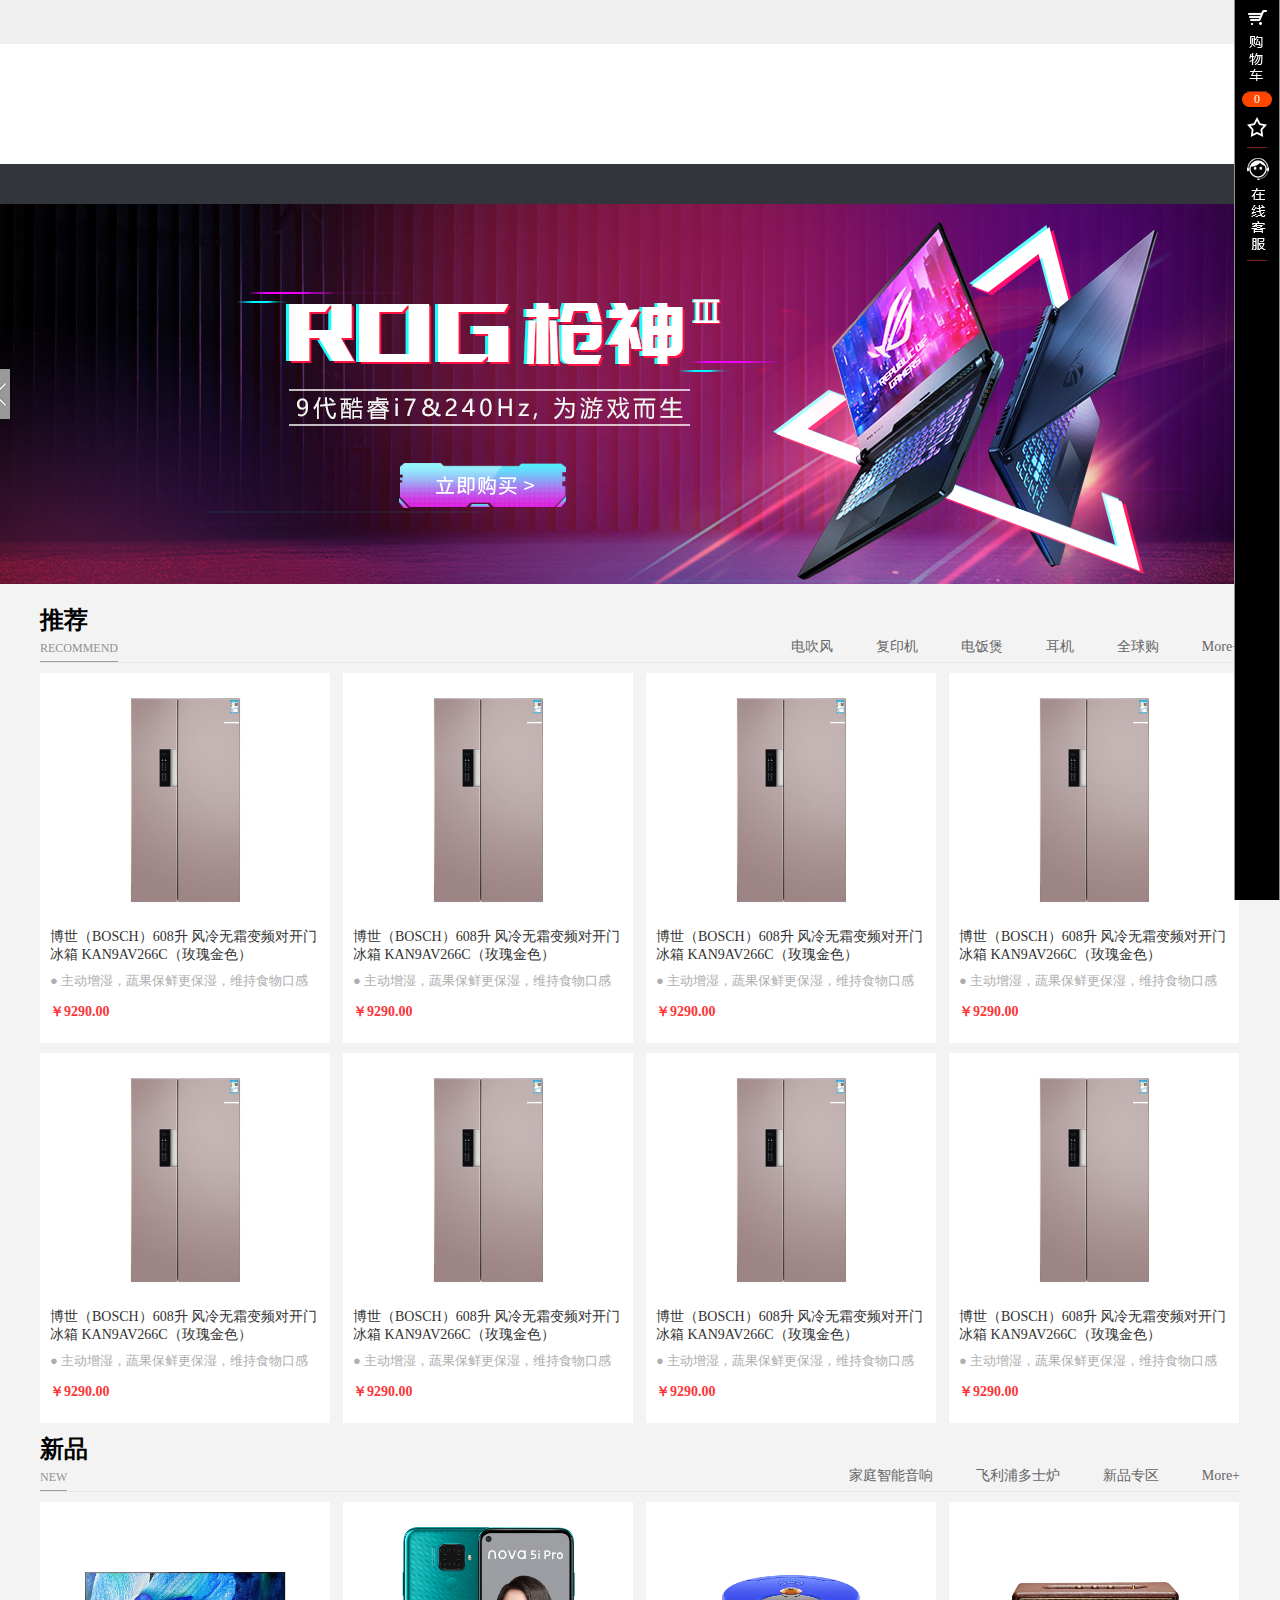
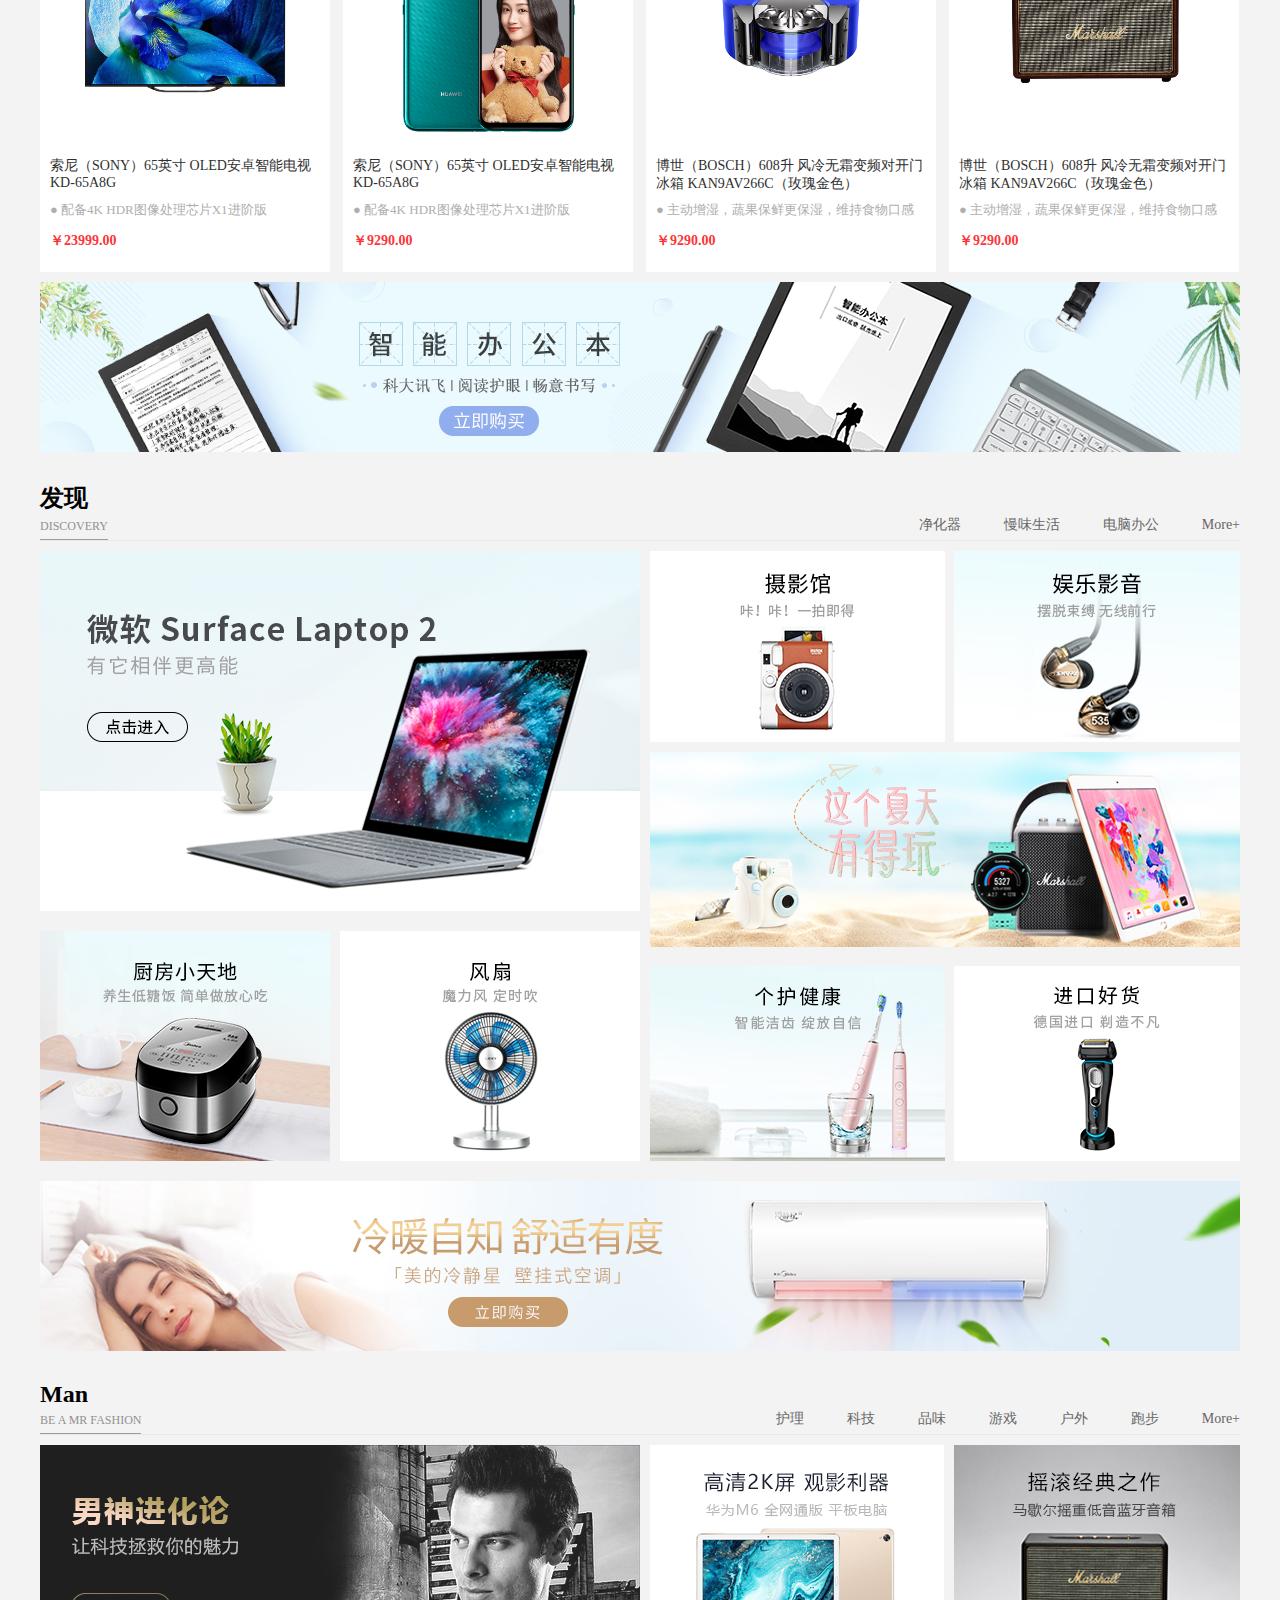
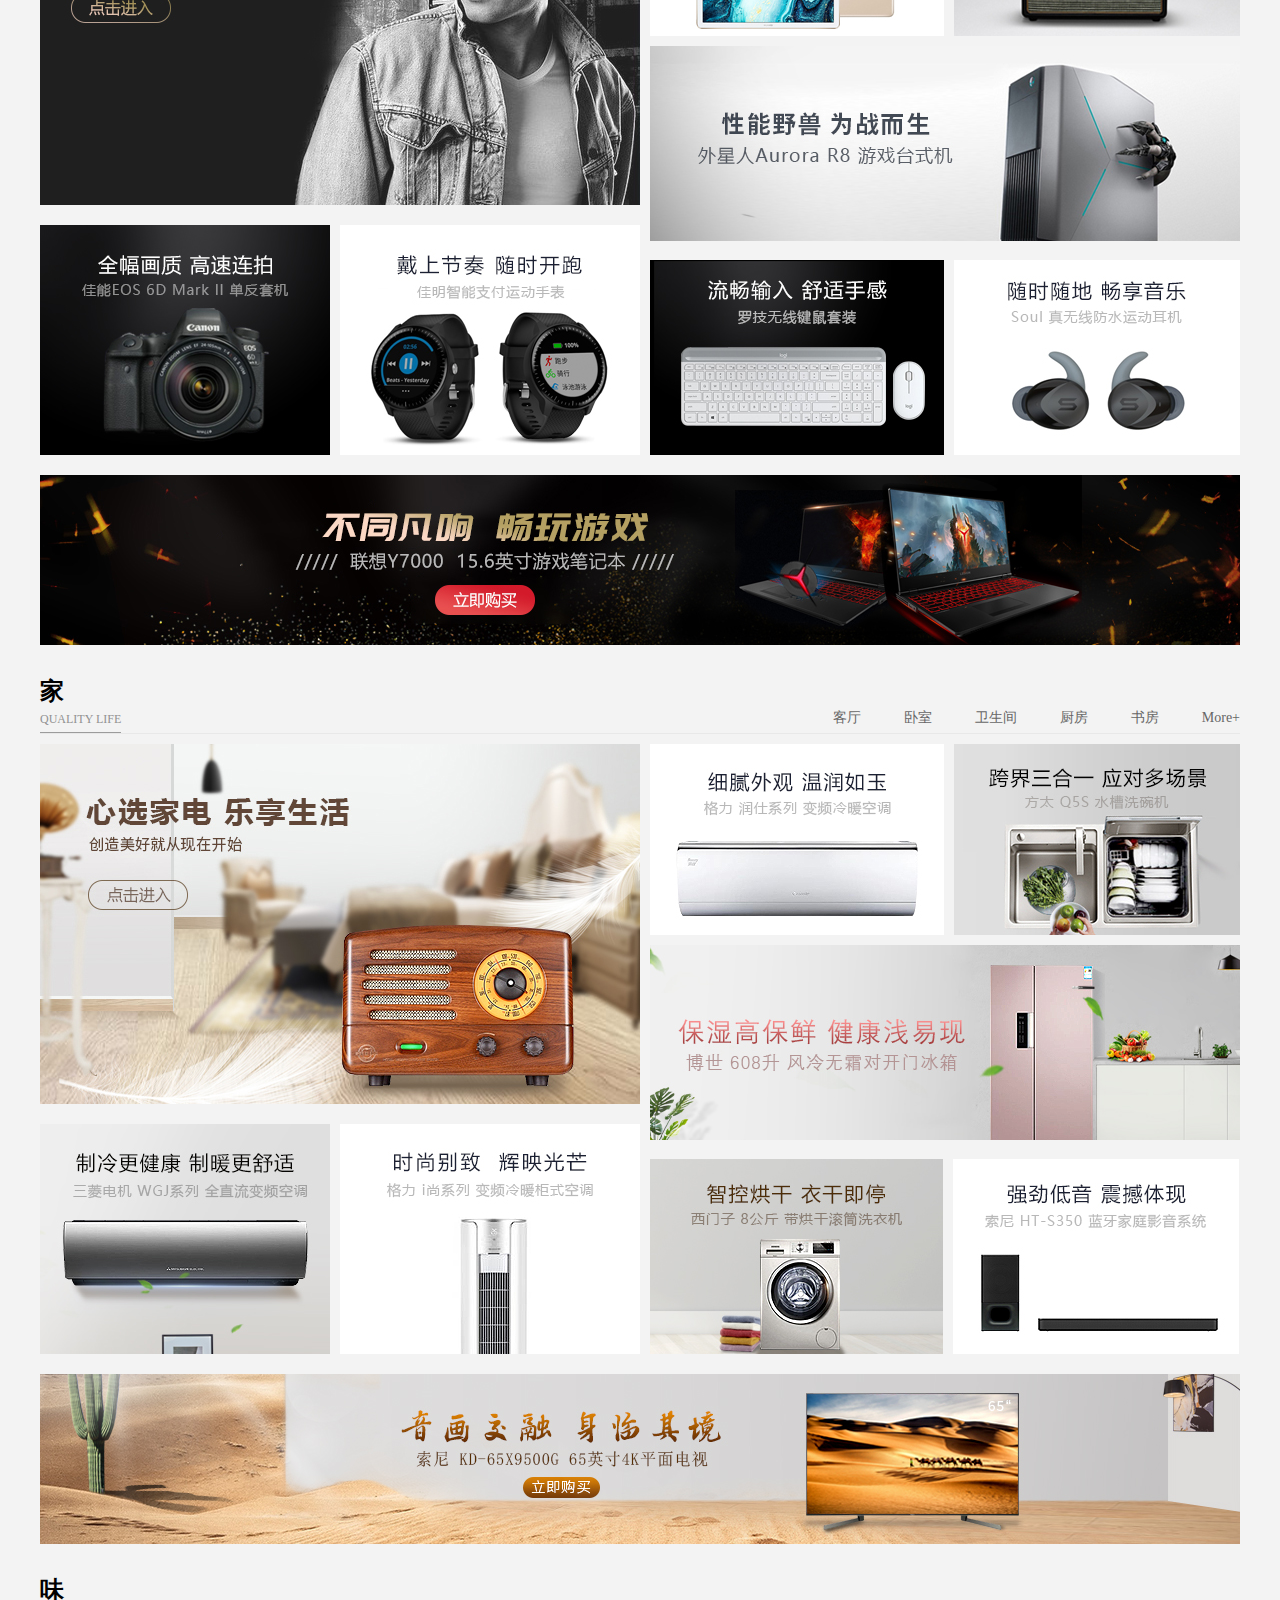
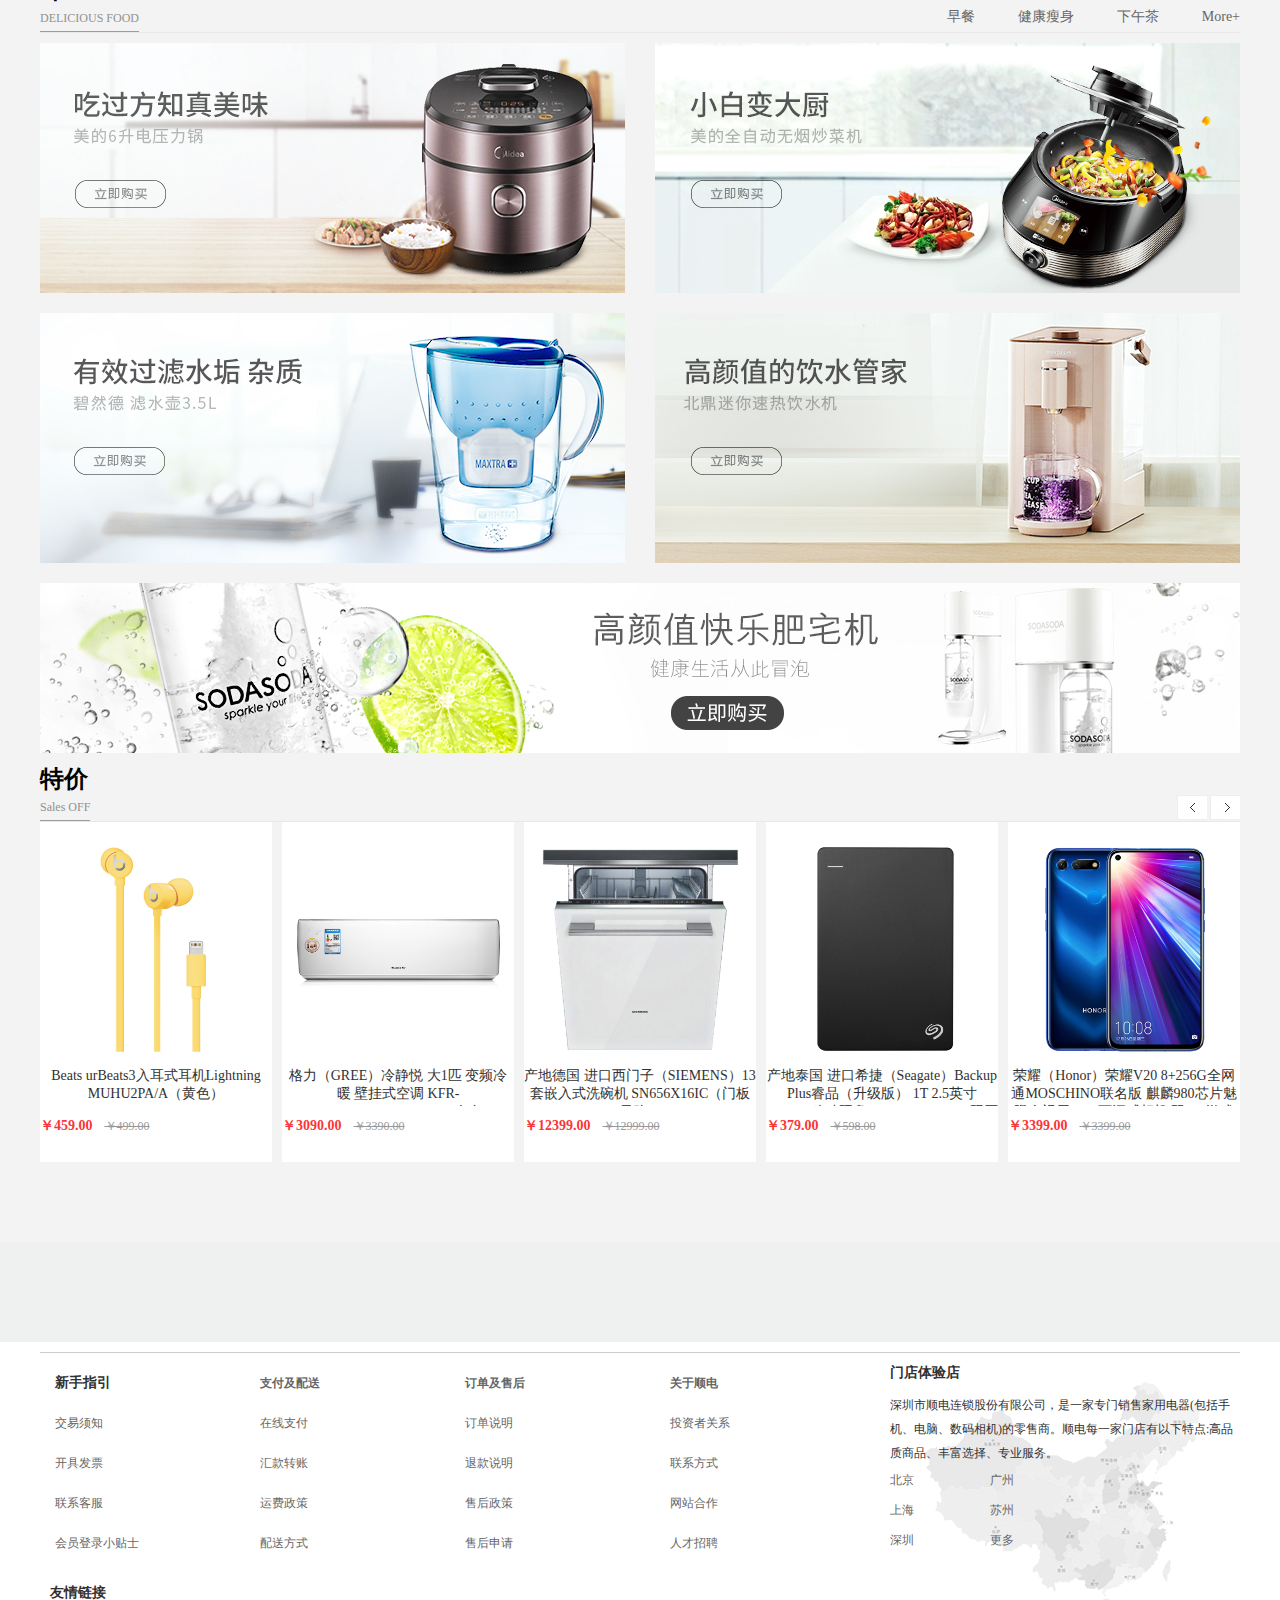
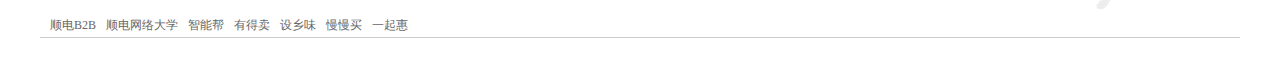
<file: one/index.html>
<!DOCTYPE html>
<html lang="en">
<head>
    <meta charset="UTF-8">
    <meta name="viewport" content="width=device-width, initial-scale=1.0">
    <meta http-equiv="X-UA-Compatible" content="ie=edge">
    <title>Document</title>
    <link rel="stylesheet" href="css/ydy.css">
    <link rel="stylesheet" href="css/index.css">
    
    
</head>
<body>
    <!-- 右边栏 -->
    <div class="rightNav">
        <ul>
            <li>
                <a href="">
                    <img src="images/rn1.png" alt="">
                </a>
                <i>0</i>
            </li>
            <li><a href=""><img src="./images/rn2.png" alt=""></a></li>
            <li><a href=""><img src="./images/rn3.png" alt=""></a></li>
        </ul>
    </div>
    <!-- 顶部导航 -->
    <div class="topNav"></div>
    <!-- LOGO+搜索 -->
    <div class="logoNav">
        <!-- <div class="margin">
            <div class="logo">
                <img src="./images/logo.png" alt="">
            </div>
            <div class="btnbox">
                <div class="btna clear">
                    <i></i>
                    <input type="text" id="sousuo">
                </div>
                <input type="button" id = "btn" value = "搜索">
                <div class="btns clear">
                    <input type="button" id = "login" value = "登录">
                    <input type="button" id = "zhuce" value = "注册">
                    <input type="button" id = "shop" >
                </div>
                <div class="hots">
                    <a href="">nova5 Pro</a>
                    <span class="fg">|</span>
                    <a href=""> 索尼43英寸4K电视</a>
                    <span class="fg">|</span>
                    <a href="">8公斤滚筒洗衣机</a>
                    <span class="fg">|</span>
                    <a href="">Apple教育优惠</a>
                    <span class="fg">|</span>
                    <a href="">微软专区</a>
                    <span class="fg">|</span>
                    <a href="">营业执照 </a>
                </div>
            </div>
        </div> -->
    </div>
    <!-- 导航 -->
    <div class="nav"></div>
    <!-- BANNER图 -->
    <div class="ban">
        <div class="imgbox clear">
                <div class="b1"></div>
                <div class="b2"></div>
                <div class="b3"></div>
                <div class="b4"></div>
                <div class="b5"></div>
                <div class="b6"></div>
                <div class="b7"></div>
                <div class="b8"></div>
        </div>
        <div class="imgbtns margin">
            <input type="button" id="left">
            <input type="button" id="right">
        </div>
    </div>
    <!-- 商品列表 -->
    <div class="goods">
        <!-- 推荐 -->
        <div class="goodsbox1 margin clear">
            <h1>推荐</h1>
            <div class="goods_b">
                <p>RECOMMEND</p>
                <div class="goods_d2">
                    <a href="">电吹风</a>
                    <a href="">复印机</a>
                    <a href="">电饭煲</a>
                    <a href="">耳机</a>
                    <a href="">全球购</a>
                    <a href="">More+</a>
                </div>
            </div>
        </div>
        <div class="goodsList margin">
            <ul>
                <li>
                    <div>
                        <img src="images/g1.jpg" alt="">
                        <h4>博世（BOSCH）608升 风冷无霜变频对开门冰箱 KAN9AV266C（玫瑰金色）</h4>
                        <p>● 主动增湿，蔬果保鲜更保湿，维持食物口感</p>
                        <em>￥9290.00</em>
                    </div>
                </li>
                <li>
                    <div>
                        <img src="images/g1.jpg" alt="">
                        <h4>博世（BOSCH）608升 风冷无霜变频对开门冰箱 KAN9AV266C（玫瑰金色）</h4>
                        <p>● 主动增湿，蔬果保鲜更保湿，维持食物口感</p>
                        <em>￥9290.00</em>
                    </div>
                </li>
                <li>
                    <div>
                        <img src="images/g1.jpg" alt="">
                        <h4>博世（BOSCH）608升 风冷无霜变频对开门冰箱 KAN9AV266C（玫瑰金色）</h4>
                        <p>● 主动增湿，蔬果保鲜更保湿，维持食物口感</p>
                        <em>￥9290.00</em>
                    </div>
                </li>
                <li>
                    <div>
                        <img src="images/g1.jpg" alt="">
                        <h4>博世（BOSCH）608升 风冷无霜变频对开门冰箱 KAN9AV266C（玫瑰金色）</h4>
                        <p>● 主动增湿，蔬果保鲜更保湿，维持食物口感</p>
                        <em>￥9290.00</em>
                    </div>
                </li>
                <div class="goods_z"></div>
                <li>
                    <div>
                        <img src="images/g1.jpg" alt="">
                        <h4>博世（BOSCH）608升 风冷无霜变频对开门冰箱 KAN9AV266C（玫瑰金色）</h4>
                        <p>● 主动增湿，蔬果保鲜更保湿，维持食物口感</p>
                        <em>￥9290.00</em>
                    </div>
                </li>
                <li>
                    <div>
                        <img src="images/g1.jpg" alt="">
                        <h4>博世（BOSCH）608升 风冷无霜变频对开门冰箱 KAN9AV266C（玫瑰金色）</h4>
                        <p>● 主动增湿，蔬果保鲜更保湿，维持食物口感</p>
                        <em>￥9290.00</em>
                    </div>
                </li>
                <li>
                    <div>
                        <img src="images/g1.jpg" alt="">
                        <h4>博世（BOSCH）608升 风冷无霜变频对开门冰箱 KAN9AV266C（玫瑰金色）</h4>
                        <p>● 主动增湿，蔬果保鲜更保湿，维持食物口感</p>
                        <em>￥9290.00</em>
                    </div>
                </li>
                <li>
                    <div>
                        <img src="images/g1.jpg" alt="">
                        <h4>博世（BOSCH）608升 风冷无霜变频对开门冰箱 KAN9AV266C（玫瑰金色）</h4>
                        <p>● 主动增湿，蔬果保鲜更保湿，维持食物口感</p>
                        <em>￥9290.00</em>
                    </div>
                </li>
            </ul>
        </div>
        <div class="goods_z"></div>
        <!-- 新品 -->
        <div class="goodsbox2 margin clear">
            <h1>新品</h1>
            <div class="goods_b">
                <p>NEW</p>
                <div class="goods_d2">
                    <a href="">家庭智能音响</a>
                    <a href="">飞利浦多士炉</a>
                    <a href="">新品专区</a>
                    <a href="">More+</a>
                </div>
            </div>
        </div>
        <div class="goodsList margin">
            <ul>
                <li>
                    <div>
                        <img src="images/x1.jpg" alt="">
                        <h4>索尼（SONY）65英寸 OLED安卓智能电视 KD-65A8G</h4>
                        <p>● 配备4K HDR图像处理芯片X1进阶版</p>
                        <em>￥23999.00</em>
                    </div>
                </li>
                <li>
                    <div>
                        <img src="images/x2.jpg" alt="">
                        <h4>索尼（SONY）65英寸 OLED安卓智能电视 KD-65A8G</h4>
                        <p>● 配备4K HDR图像处理芯片X1进阶版</p>
                        <em>￥9290.00</em>
                    </div>
                </li>
                <li>
                    <div>
                        <img src="images/x3.jpg" alt="">
                        <h4>博世（BOSCH）608升 风冷无霜变频对开门冰箱 KAN9AV266C（玫瑰金色）</h4>
                        <p>● 主动增湿，蔬果保鲜更保湿，维持食物口感</p>
                        <em>￥9290.00</em>
                    </div>
                </li>
                <li>
                    <div>
                        <img src="images/x4.jpg" alt="">
                        <h4>博世（BOSCH）608升 风冷无霜变频对开门冰箱 KAN9AV266C（玫瑰金色）</h4>
                        <p>● 主动增湿，蔬果保鲜更保湿，维持食物口感</p>
                        <em>￥9290.00</em>
                    </div>
                </li>
            </ul>
        </div>
        <div class="goods_z"></div>
        <div class="margin">
            <a href="">
                <img src="images/b0.jpg" alt="">
            </a>
        </div>
        <!-- 发现 -->
        <div class="goodsbox3 margin clear">
            <h1>发现</h1>
            <div class="goods_b clear">
                <p>DISCOVERY</p>
                <div class="goods_d2">
                    <a href="">净化器</a>
                    <a href="">慢味生活</a>
                    <a href="">电脑办公</a>
                    <a href="">More+</a>
                </div>
            </div>
            <div class="tt"></div>
            <div class="fxbox clear">
                <div class="fxbox_l clear">
                    <a href=""><img src="images/fx1.jpg" alt=""></a>
                    <a href=""><img src="images/fx5.jpg" alt=""></a>
                    <i></i>
                    <a href=""><img src="images/fx6.jpg" alt=""></a>
                </div>
                <div class="fxbox_r clear">
                    <a href=""><img src="images/fx2.jpg" alt=""></a>
                    <i></i>
                    <a href=""><img src="images/fx3.jpg" alt=""></a>
                    <a href=""><img src="images/fx4.jpg" alt=""></a>
                    <a href=""><img src="images/fx7.jpg" alt=""></a>
                    <i></i>
                    <a href=""><img src="images/fx8.jpg" alt=""></a>
                </div>
                <img src="images/b01.jpg" alt="">
            </div>
        </div>
        <!-- Man -->
        <div class="goodsbox4 margin clear">
            <h1>Man</h1>
            <div class="goods_b clear" >
                <p>BE A MR FASHION</p>
                <div class="goods_d2">
                    <a href="">护理</a>
                    <a href="">科技</a>
                    <a href="">品味</a>
                    <a href="">游戏</a>
                    <a href="">户外</a>
                    <a href="">跑步</a>
                    <a href="">More+</a>
                </div>
            </div>
            <div class="tt"></div>
            <div class="mbox clear">
                <div class="mbox_l clear">
                    <a href=""><img src="images/m1.jpg" alt=""></a>
                    <a href=""><img src="images/m2.jpg" alt=""></a>
                    <i></i>
                    <a href=""><img src="images/m3.jpg" alt=""></a>
                </div>
                <div class="mbox_r clear">
                    <a href=""><img src="images/m4.jpg" alt=""></a>
                    <i></i>
                    <a href=""><img src="images/m5.jpg" alt=""></a>
                    <a href=""><img src="images/m6.jpg" alt=""></a>
                    <a href=""><img src="images/m7.jpg" alt=""></a>
                    <i></i>
                    <a href=""><img src="images/m8.jpg" alt=""></a>
                </div>
                <img src="images/b02.jpg" alt="">
            </div>
        </div>
        <!-- 家 -->
        <div class="goodsbox5 margin clear">
            <h1>家</h1>
            <div class="goods_b clear" >
                <p>QUALITY LIFE</p>
                <div class="goods_d2">
                    <a href="">客厅</a>
                    <a href="">卧室</a>
                    <a href="">卫生间</a>
                    <a href="">厨房</a>
                    <a href="">书房</a>
                    <a href="">More+</a>
                </div>
            </div>
            <div class="tt"></div>
            <div class="jbox clear">
                <div class="jbox_l clear">
                    <a href=""><img src="images/j1.jpg" alt=""></a>
                    <a href=""><img src="images/j2.jpg" alt=""></a>
                    <i></i>
                    <a href=""><img src="images/j3.jpg" alt=""></a>
                </div>
                <div class="jbox_r clear">
                    <a href=""><img src="images/j4.jpg" alt=""></a>
                    <i></i>
                    <a href=""><img src="images/j5.jpg" alt=""></a>
                    <a href=""><img src="images/j6.jpg" alt=""></a>
                    <a href=""><img src="images/j7.jpg" alt=""></a>
                    <i></i>
                    <a href=""><img src="images/j8.jpg" alt=""></a>
                </div>
                <img src="images/b03.jpg" alt="">
            </div>
        </div>
        <!-- 味 -->
        <div class="goodsbox5 margin clear">
            <h1>味</h1>
            <div class="goods_b clear" >
                <p>DELICIOUS FOOD</p>
                <div class="goods_d2">
                    <a href="">早餐</a>
                    <a href="">健康瘦身</a>
                    <a href="">下午茶</a>
                    <a href="">More+</a>
                </div>
            </div>
            <div class="tt"></div>
            <div class="wbox clear">
                <div class="wbox_l clear">
                    <a href=""><img src="images/w1.jpg" alt=""></a>
                    <a href=""><img src="images/w2.jpg" alt=""></a>
                </div>
                <div class="wbox_r clear">
                    <a href=""><img src="images/w3.jpg" alt=""></a>
                    <a href=""><img src="images/w4.jpg" alt=""></a>
                </div>
                <img src="images/b04.jpg" alt="">
            </div>
        </div>
        <!-- 特价 -->
        <div class="goodsbox6 margin clear">
            <h1>特价</h1>
            <div class="goods_b clear" >
                <p>Sales OFF</p>
                <div class="goods_d2">
                    <input type="button" id="tjbtn1">
                    <input type="button" id="tjbtn2">
                </div>
            </div>
            <div class="tt"></div>
            <ul>
                <li>
                    <div class="tjgoods clear">
                        <a href=""><img src="images/t1.jpg" alt=""></a>
                        <h4>Beats urBeats3入耳式耳机Lightning MUHU2PA/A（黄色） </h4>
                        <div class="price">￥459.00</div>
                        <span>￥499.00</span>
                    </div>
                </li>
                <li>
                    <div class="tjgoods clear">
                        <a href=""><img src="images/t2.jpg" alt=""></a>
                        <h4>格力（GREE）冷静悦 大1匹 变频冷暖 壁挂式空调 KFR-26GW/(26575)FNAa-A3（白色）</h4>
                        <div class="price">￥3090.00</div>
                        <span>￥3390.00</span>
                    </div>
                </li>
                <li>
                    <div class="tjgoods clear">
                        <a href=""><img src="images/t3.jpg" alt=""></a>
                        <h4>产地德国 进口西门子（SIEMENS）13套嵌入式洗碗机 SN656X16IC（门板另购）</h4>
                        <div class="price">￥12399.00</div>
                        <span>￥12999.00</span>
                    </div>
                </li>
                <li>
                    <div class="tjgoods clear">
                        <a href=""><img src="images/t4.jpg" alt=""></a>
                        <h4>产地泰国 进口希捷（Seagate）Backup Plus睿品（升级版） 1T 2.5英寸 USB3.0移动硬盘 STDR1000300（陨石黑） 【特价商品，非质量问题不退不换，售完即止】【清仓折扣】</h4>
                        <div class="price">￥379.00</div>
                        <span>￥598.00</span>
                    </div>
                </li>
                <li>
                    <div class="tjgoods clear">
                        <a href=""><img src="images/t5.jpg" alt=""></a>
                        <h4>荣耀（Honor）荣耀V20 8+256G全网通MOSCHINO联名版 麒麟980芯片魅眼全视屏4800万深感相机 双4G 游戏手机PCT-AL10(幻影蓝)</h4>
                        <div class="price">￥3399.00</div>
                        <span>￥3399.00</span>
                    </div>
                </li>
            </ul>
        </div>
    </div>
    <!-- 底部vip条 -->
    <div class="bvip"></div>
    <!-- 服务热线 -->
    <div class="hot clear"></div>
    <!-- 底部 -->
    <div class="fotter_b clear">
        <div class="bj margin clear">
            <div class="fotbox">
                <h3>新手指引</h3>
                <p><a href="">交易须知</a></p>
                <p><a href="">开具发票</a></p>
                <p><a href="">联系客服</a></p>
                <p><a href="">会员登录小贴士</a></p>
            </div>
            <div class="fotbox">
                <div><a href="">支付及配送</a></div>
                <p><a href="">在线支付</a></p>
                <p><a href="">汇款转账</a></p>
                <p><a href="">运费政策</a></p>
                <p><a href="">配送方式</a></p>
            </div>
            <div class="fotbox">
                <div><a href="">订单及售后</a></div>
                <p><a href="">订单说明</a></p>
                <p><a href="">退款说明</a></p>
                <p><a href="">售后政策</a></p>
                <p><a href="">售后申请</a></p>
            </div>
            <div class="fotbox">
                <div><a href="">关于顺电</a></div>
                <p><a href="">投资者关系</a></p>
                <p><a href="">联系方式</a></p>
                <p><a href="">网站合作</a></p>
                <p><a href="">人才招聘</a></p>
            </div>
            <div class="fotbox1">
                <h3>门店体验店</h3>
                <p>深圳市顺电连锁股份有限公司，是一家专门销售家用电器(包括手机、电脑、数码相机)的零售商。顺电每一家门店有以下特点:高品质商品、丰富选择、专业服务。</p>
                <div class="fot_p">
                    <p><a href="">北京</a></p>
                    <p><a href="">广州</a></p>
                    <p><a href="">上海</a></p>
                    <p><a href="">苏州</a></p>
                    <p><a href="">深圳</a></p>
                    <p><a href="">更多</a></p>
                </div>
            </div>
            <div class="fotbox2 clear">
                <h3>友情链接</h3>
                <div>
                    <p><a href="">顺电B2B</a></p>
                    <p><a href="">顺电网络大学</a></p>
                    <p><a href="">智能帮</a></p>
                    <p><a href="">有得卖</a></p>
                    <p><a href="">设乡味</a></p>
                    <p><a href="">慢慢买</a></p>
                    <p><a href="">一起惠</a></p>
                </div>
            </div>
        </div>
    </div>
    <!-- 结束 -->
    <div class="end clear"></div>
</body>
<script src="js/jquery2.2.4.js"></script>
<script src="js/load.js"></script>
<!-- <script src="js/index.js"></script> -->
</html>
</file>
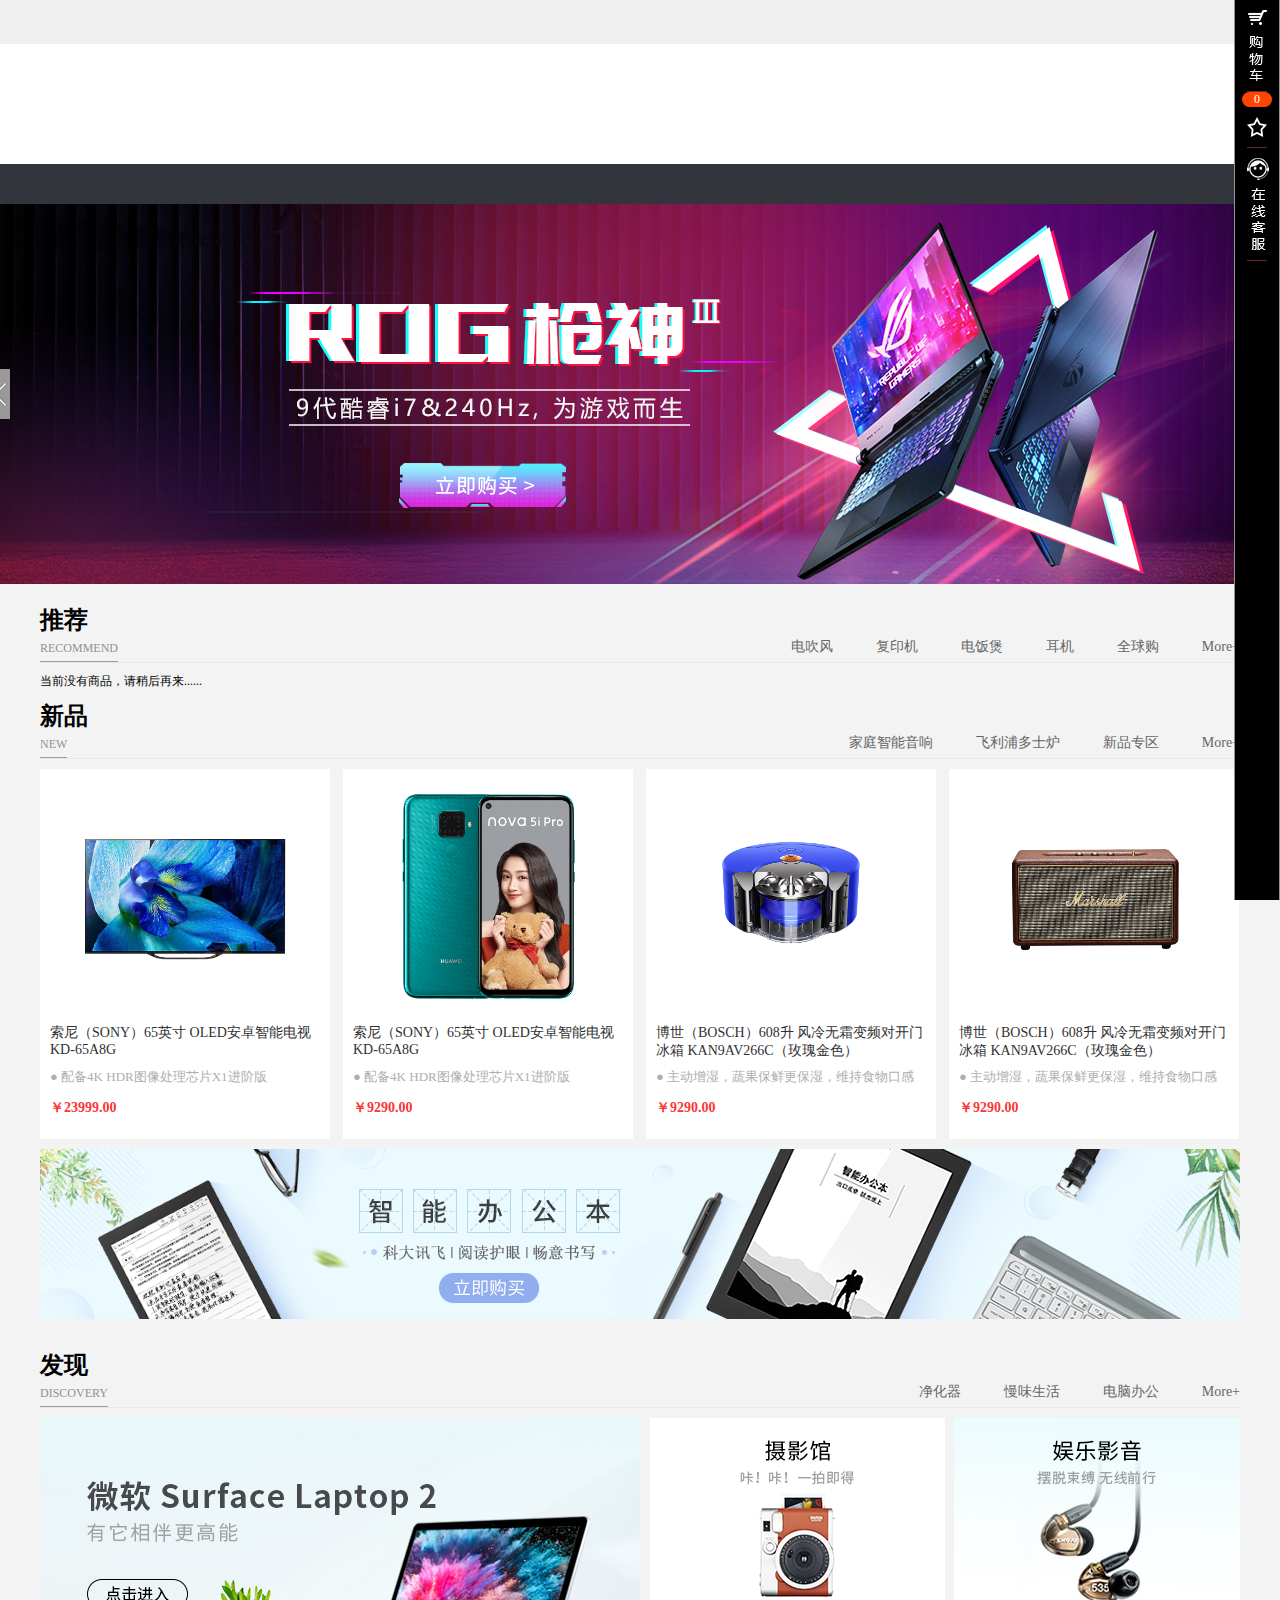
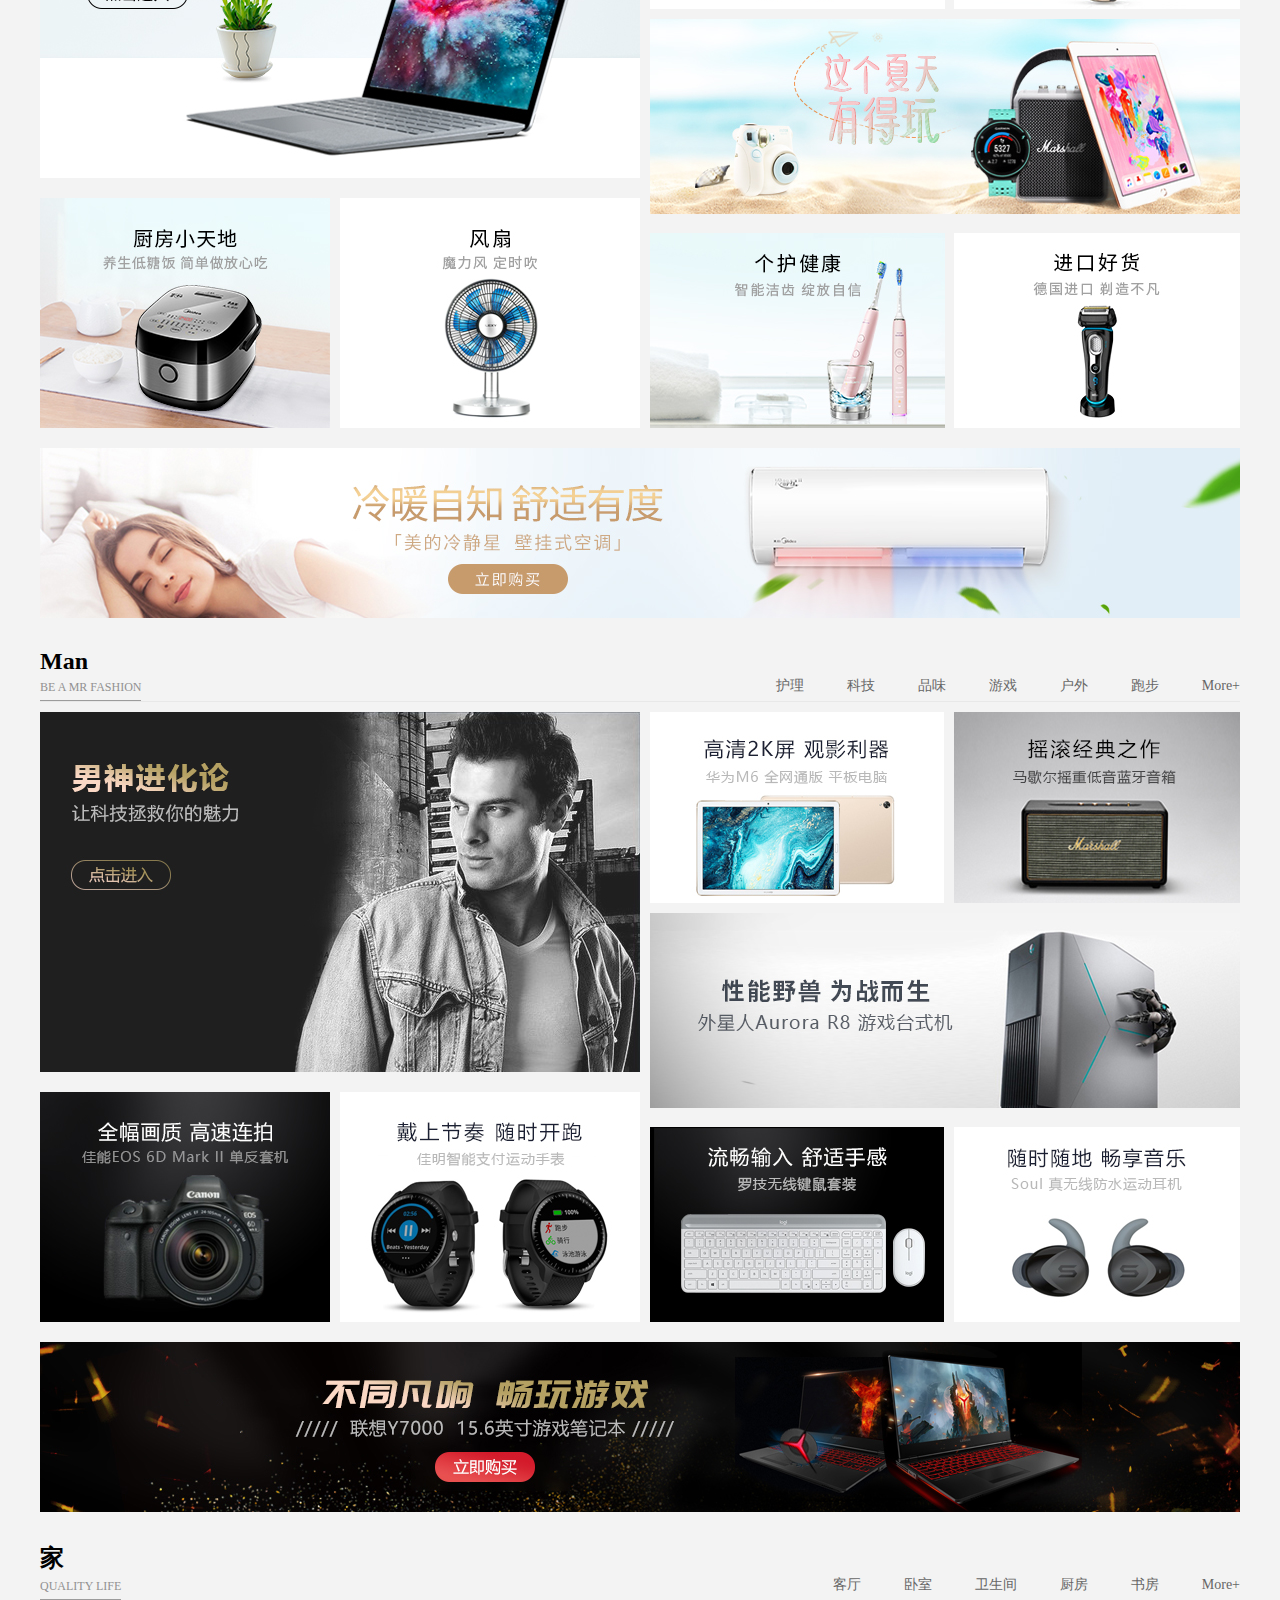
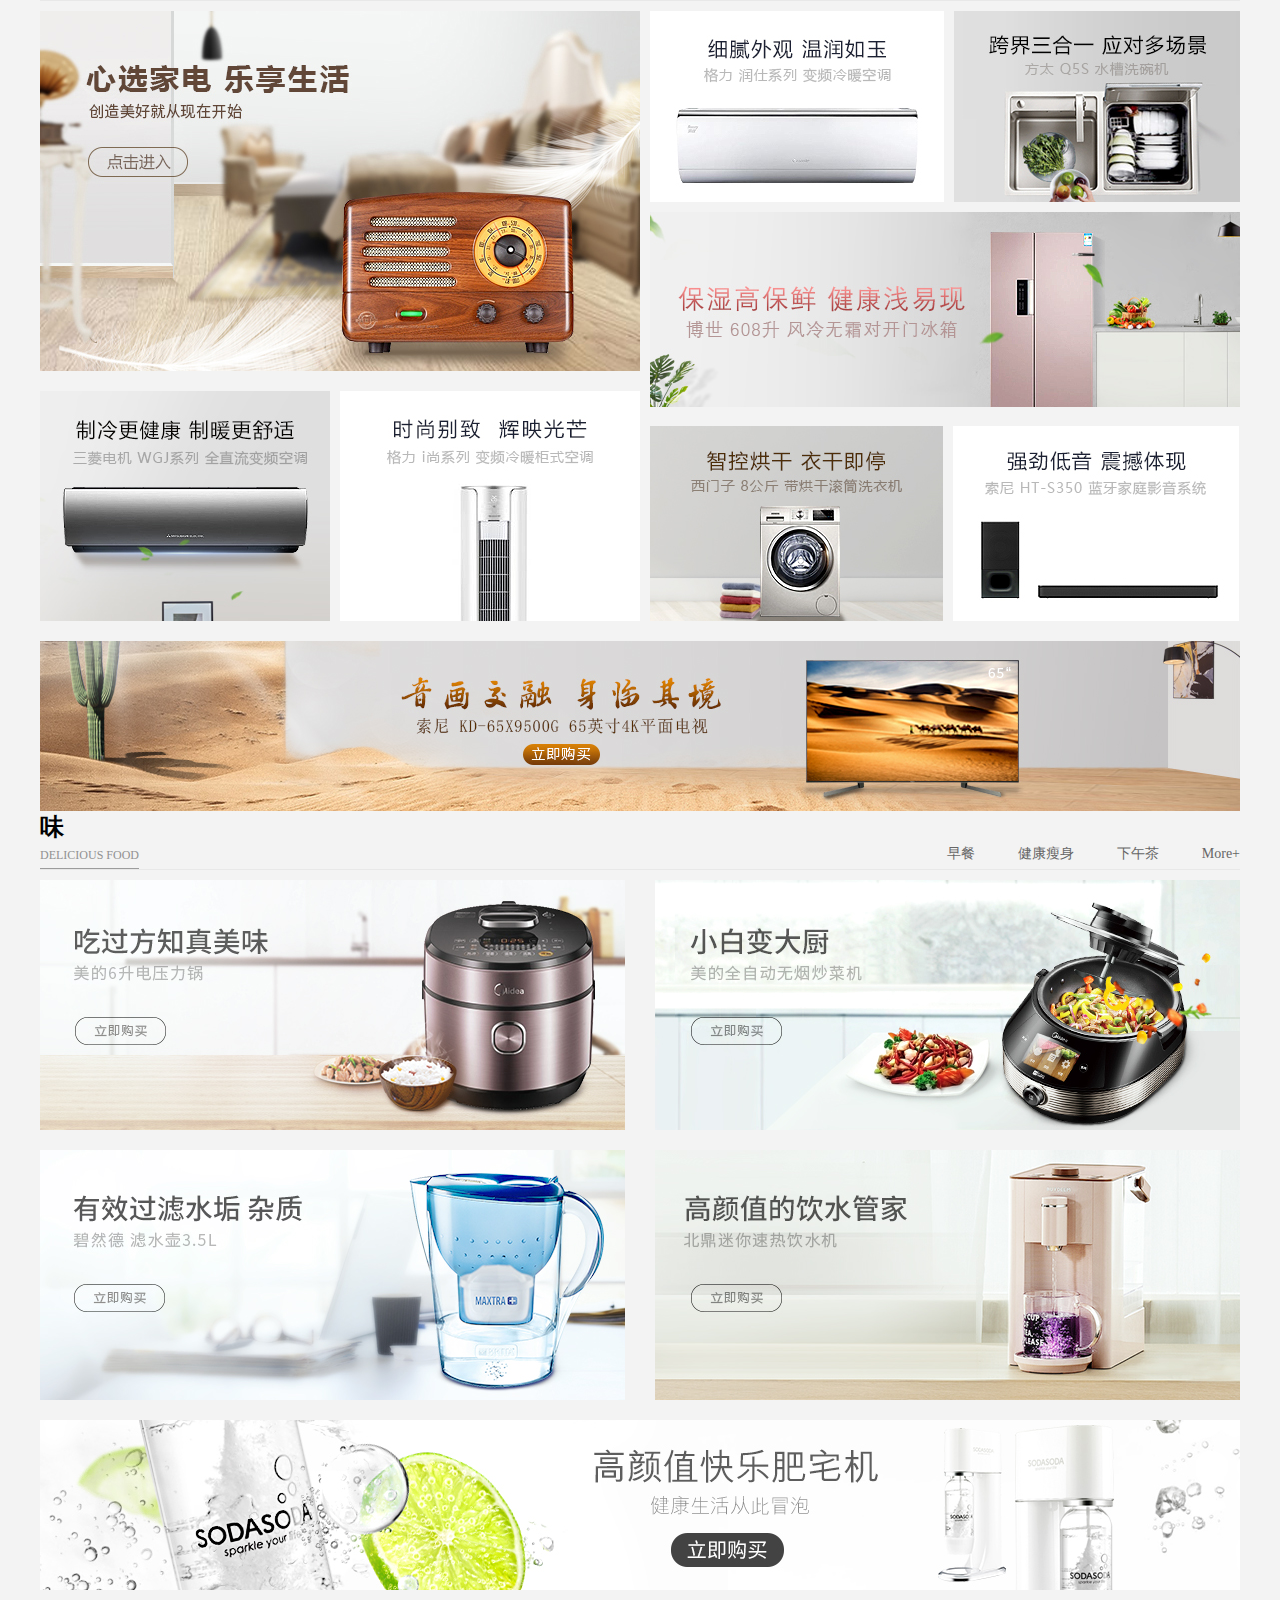
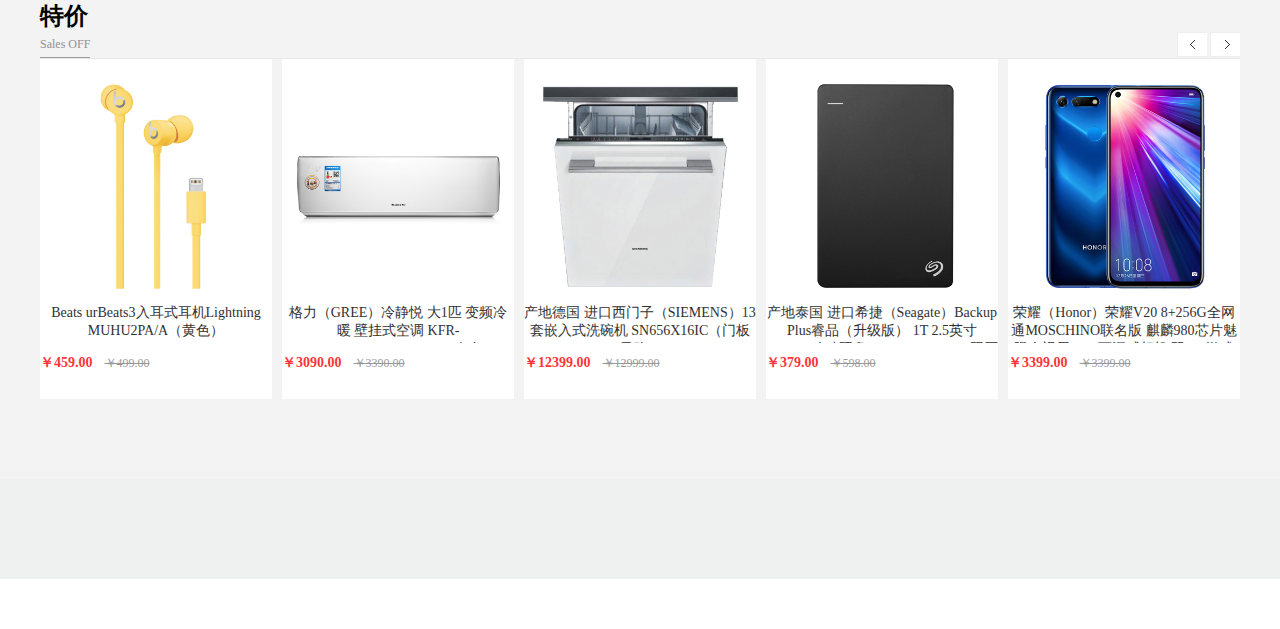
<file: zhg/index.html>
<!DOCTYPE html>
<html lang="en">
<head>
    <meta charset="UTF-8">
    <meta name="viewport" content="width=device-width, initial-scale=1.0">
    <meta http-equiv="X-UA-Compatible" content="ie=edge">
    <title>Document</title>
    <link rel="stylesheet" href="css/ydy.css">
    <link rel="stylesheet" href="css/index.css">
    <link rel="stylesheet" href="./libs/zttb/iconfont.css">
    
</head>
<body>
    <!-- 楼层 -->
    <div class="margin">
        <div class="lc">
            <div>推荐</div>
            <div>新品</div>
            <div>发现</div>
            <div>Man</div>
            <div>家</div>
            <div>味</div>
            <div>特价</div>
            <div class="top"><i class="iconfont">&#xe608;</i></div>
        </div>
    </div>
    <!-- 右边栏 -->
    <div class="rightNav">
        <ul>
            <li>
                <a href="">
                    <img src="images/rn1.png" alt="">
                </a>
                <i>0</i>
            </li>
            <li><a href=""><img src="./images/rn2.png" alt=""></a></li>
            <li><a href=""><img src="./images/rn3.png" alt=""></a></li>
        </ul>
    </div>
    <!-- 顶部导航 -->
    <div class="topNav"></div>
    <!-- LOGO+搜索 -->
    <div class="logoNav"></div>
    <!-- 导航 -->
    <div class="nav"></div>
    <!-- BANNER图 -->
    <div class="ban">
        <div class="imgbox clear">
            <div class="b1"></div>
            <div class="b2"></div>
            <div class="b3"></div>
            <div class="b4"></div>
            <div class="b5"></div>
            <div class="b6"></div>
            <div class="b7"></div>
            <div class="b8"></div>
            
        </div>
        <div class="imgbtns margin">
            <input type="button" id="left">
            <input type="button" id="right">
        </div>
    </div>
    <!-- 商品列表 -->
    <div class="goods">
        <!-- 推荐 -->
        <div class="goodsbox1 margin clear gb">
            <h1>推荐</h1>
            <div class="goods_b">
                <p>RECOMMEND</p>
                <div class="goods_d2">
                    <a href="##">电吹风</a>
                    <a href="">复印机</a>
                    <a href="">电饭煲</a>
                    <a href="">耳机</a>
                    <a href="">全球购</a>
                    <a href="">More+</a>
                </div>
            </div>
        </div>
        <div class="goodsList margin clear">
            <ul class="sylist">
                <p>当前没有商品，请稍后再来......</p>
                
            </ul>
            <ul class="sylist1">
                <li>
                    <div>
                        <img src="images/g1.jpg" alt="">
                        <h4>博世（BOSCH）608升 风冷无霜变频对开门冰箱 KAN9AV266C（玫瑰金色）</h4>
                        <p>● 主动增湿，蔬果保鲜更保湿，维持食物口感</p>
                        <em>￥9290.00</em>
                    </div>
                </li>
                <li>
                    <div>
                        <img src="images/g2.jpg" alt="">
                        <h4>博世（BOSCH）608升 风冷无霜变频对开门冰箱 KAN9AV266C（玫瑰金色）</h4>
                        <p>● 主动增湿，蔬果保鲜更保湿，维持食物口感</p>
                        <em>￥9290.00</em>
                    </div>
                </li>
                <li>
                    <div>
                        <img src="images/g1.jpg" alt="">
                        <h4>博世（BOSCH）608升 风冷无霜变频对开门冰箱 KAN9AV266C（玫瑰金色）</h4>
                        <p>● 主动增湿，蔬果保鲜更保湿，维持食物口感</p>
                        <em>￥9290.00</em>
                    </div>
                </li>
                <li>
                    <div>
                        <img src="images/g2.jpg" alt="">
                        <h4>博世（BOSCH）608升 风冷无霜变频对开门冰箱 KAN9AV266C（玫瑰金色）</h4>
                        <p>● 主动增湿，蔬果保鲜更保湿，维持食物口感</p>
                        <em>￥9290.00</em>
                    </div>
                </li>
                
                <li>
                    <div>
                        <img src="images/g1.jpg" alt="">
                        <h4>博世（BOSCH）608升 风冷无霜变频对开门冰箱 KAN9AV266C（玫瑰金色）</h4>
                        <p>● 主动增湿，蔬果保鲜更保湿，维持食物口感</p>
                        <em>￥9290.00</em>
                    </div>
                </li>
                <li>
                    <div>
                        <img src="images/g2.jpg" alt="">
                        <h4>博世（BOSCH）608升 风冷无霜变频对开门冰箱 KAN9AV266C（玫瑰金色）</h4>
                        <p>● 主动增湿，蔬果保鲜更保湿，维持食物口感</p>
                        <em>￥9290.00</em>
                    </div>
                </li>
                <li>
                    <div>
                        <img src="images/g1.jpg" alt="">
                        <h4>博世（BOSCH）608升 风冷无霜变频对开门冰箱 KAN9AV266C（玫瑰金色）</h4>
                        <p>● 主动增湿，蔬果保鲜更保湿，维持食物口感</p>
                        <em>￥9290.00</em>
                    </div>
                </li>
                <li>
                    <div>
                        <img src="images/g2.jpg" alt="">
                        <h4>博世（BOSCH）608升 风冷无霜变频对开门冰箱 KAN9AV266C（玫瑰金色）</h4>
                        <p>● 主动增湿，蔬果保鲜更保湿，维持食物口感</p>
                        <em>￥9290.00</em>
                    </div>
                </li>
            </ul>

        </div>
        <!-- 新品 -->
        <div class="goodsbox2 margin clear gb">
            <h2></h2>
            <h1>新品</h1>
            <div class="goods_b">
                <p>NEW</p>
                <div class="goods_d2">
                    <a href="">家庭智能音响</a>
                    <a href="">飞利浦多士炉</a>
                    <a href="">新品专区</a>
                    <a href="">More+</a>
                </div>
            </div>
        </div>
        <div class="goodsList margin">
            <ul>
                <li>
                    <div>
                        <img src="images/x1.jpg" alt="">
                        <h4>索尼（SONY）65英寸 OLED安卓智能电视 KD-65A8G</h4>
                        <p>● 配备4K HDR图像处理芯片X1进阶版</p>
                        <em>￥23999.00</em>
                    </div>
                </li>
                <li>
                    <div>
                        <img src="images/x2.jpg" alt="">
                        <h4>索尼（SONY）65英寸 OLED安卓智能电视 KD-65A8G</h4>
                        <p>● 配备4K HDR图像处理芯片X1进阶版</p>
                        <em>￥9290.00</em>
                    </div>
                </li>
                <li>
                    <div>
                        <img src="images/x3.jpg" alt="">
                        <h4>博世（BOSCH）608升 风冷无霜变频对开门冰箱 KAN9AV266C（玫瑰金色）</h4>
                        <p>● 主动增湿，蔬果保鲜更保湿，维持食物口感</p>
                        <em>￥9290.00</em>
                    </div>
                </li>
                <li>
                    <div>
                        <img src="images/x4.jpg" alt="">
                        <h4>博世（BOSCH）608升 风冷无霜变频对开门冰箱 KAN9AV266C（玫瑰金色）</h4>
                        <p>● 主动增湿，蔬果保鲜更保湿，维持食物口感</p>
                        <em>￥9290.00</em>
                    </div>
                </li>
            </ul>
        </div>
        <div class="margin">
            <a href="">
                <img src="images/b0.jpg" alt="">
            </a>
        </div>
        <!-- 发现 -->
        <div class="goodsbox3 margin clear gb">
            <h1>发现</h1>
            <div class="goods_b clear">
                <p>DISCOVERY</p>
                <div class="goods_d2">
                    <a href="">净化器</a>
                    <a href="">慢味生活</a>
                    <a href="">电脑办公</a>
                    <a href="">More+</a>
                </div>
            </div>
            <div class="tt"></div>
            <div class="fxbox clear">
                <div class="fxbox_l clear">
                    <a href=""><img src="images/fx1.jpg" alt=""></a>
                    <a href=""><img src="images/fx5.jpg" alt=""></a>
                    <i></i>
                    <a href=""><img src="images/fx6.jpg" alt=""></a>
                </div>
                <div class="fxbox_r clear">
                    <a href=""><img src="images/fx2.jpg" alt=""></a>
                    <i></i>
                    <a href=""><img src="images/fx3.jpg" alt=""></a>
                    <a href=""><img src="images/fx4.jpg" alt=""></a>
                    <a href=""><img src="images/fx7.jpg" alt=""></a>
                    <i></i>
                    <a href=""><img src="images/fx8.jpg" alt=""></a>
                </div>
                <img src="images/b01.jpg" alt="">
            </div>
        </div>
        <!-- Man -->
        <div class="goodsbox4 margin clear gb">
            <h1>Man</h1>
            <div class="goods_b clear" >
                <p>BE A MR FASHION</p>
                <div class="goods_d2">
                    <a href="">护理</a>
                    <a href="">科技</a>
                    <a href="">品味</a>
                    <a href="">游戏</a>
                    <a href="">户外</a>
                    <a href="">跑步</a>
                    <a href="">More+</a>
                </div>
            </div>
            <div class="tt"></div>
            <div class="mbox clear">
                <div class="mbox_l clear">
                    <a href=""><img src="images/m1.jpg" alt=""></a>
                    <a href=""><img src="images/m2.jpg" alt=""></a>
                    <i></i>
                    <a href=""><img src="images/m3.jpg" alt=""></a>
                </div>
                <div class="mbox_r clear">
                    <a href=""><img src="images/m4.jpg" alt=""></a>
                    <i></i>
                    <a href=""><img src="images/m5.jpg" alt=""></a>
                    <a href=""><img src="images/m6.jpg" alt=""></a>
                    <a href=""><img src="images/m7.jpg" alt=""></a>
                    <i></i>
                    <a href=""><img src="images/m8.jpg" alt=""></a>
                </div>
                <img src="images/b02.jpg" alt="">
            </div>
        </div>
        <!-- 家 -->
        <div class="goodsbox5 margin clear gb">
            <h1>家</h1>
            <div class="goods_b clear" >
                <p>QUALITY LIFE</p>
                <div class="goods_d2">
                    <a href="">客厅</a>
                    <a href="">卧室</a>
                    <a href="">卫生间</a>
                    <a href="">厨房</a>
                    <a href="">书房</a>
                    <a href="">More+</a>
                </div>
            </div>
            <div class="tt"></div>
            <div class="jbox clear">
                <div class="jbox_l clear">
                    <a href=""><img src="images/j1.jpg" alt=""></a>
                    <a href=""><img src="images/j2.jpg" alt=""></a>
                    <i></i>
                    <a href=""><img src="images/j3.jpg" alt=""></a>
                </div>
                <div class="jbox_r clear">
                    <a href=""><img src="images/j4.jpg" alt=""></a>
                    <i></i>
                    <a href=""><img src="images/j5.jpg" alt=""></a>
                    <a href=""><img src="images/j6.jpg" alt=""></a>
                    <a href=""><img src="images/j7.jpg" alt=""></a>
                    <i></i>
                    <a href=""><img src="images/j8.jpg" alt=""></a>
                </div>
                <img src="images/b03.jpg" alt="">
            </div>
        </div>
        <!-- 味 -->
        <div class="goodsbox6 margin clear gb">
            <h1>味</h1>
            <div class="goods_b clear" >
                <p>DELICIOUS FOOD</p>
                <div class="goods_d2">
                    <a href="">早餐</a>
                    <a href="">健康瘦身</a>
                    <a href="">下午茶</a>
                    <a href="">More+</a>
                </div>
            </div>
            <div class="tt"></div>
            <div class="wbox clear">
                <div class="wbox_l clear">
                    <a href=""><img src="images/w1.jpg" alt=""></a>
                    <a href=""><img src="images/w2.jpg" alt=""></a>
                </div>
                <div class="wbox_r clear">
                    <a href=""><img src="images/w3.jpg" alt=""></a>
                    <a href=""><img src="images/w4.jpg" alt=""></a>
                </div>
                <img src="images/b04.jpg" alt="">
            </div>
        </div>
        <!-- 特价 -->
        <div class="goodsbox7 margin clear gb">
            <h1>特价</h1>
            <div class="goods_b clear" >
                <p>Sales OFF</p>
                <div class="goods_d2">
                    <input type="button" id="tjbtn1">
                    <input type="button" id="tjbtn2">
                </div>
            </div>
            <div class="tt"></div>
            <ul>
                <li>
                    <div class="tjgoods clear">
                        <a href=""><img src="images/t1.jpg" alt=""></a>
                        <h4>Beats urBeats3入耳式耳机Lightning MUHU2PA/A（黄色） </h4>
                        <div class="price">￥459.00</div>
                        <span>￥499.00</span>
                    </div>
                </li>
                <li>
                    <div class="tjgoods clear">
                        <a href=""><img src="images/t2.jpg" alt=""></a>
                        <h4>格力（GREE）冷静悦 大1匹 变频冷暖 壁挂式空调 KFR-26GW/(26575)FNAa-A3（白色）</h4>
                        <div class="price">￥3090.00</div>
                        <span>￥3390.00</span>
                    </div>
                </li>
                <li>
                    <div class="tjgoods clear">
                        <a href=""><img src="images/t3.jpg" alt=""></a>
                        <h4>产地德国 进口西门子（SIEMENS）13套嵌入式洗碗机 SN656X16IC（门板另购）</h4>
                        <div class="price">￥12399.00</div>
                        <span>￥12999.00</span>
                    </div>
                </li>
                <li>
                    <div class="tjgoods clear">
                        <a href=""><img src="images/t4.jpg" alt=""></a>
                        <h4>产地泰国 进口希捷（Seagate）Backup Plus睿品（升级版） 1T 2.5英寸 USB3.0移动硬盘 STDR1000300（陨石黑） 【特价商品，非质量问题不退不换，售完即止】【清仓折扣】</h4>
                        <div class="price">￥379.00</div>
                        <span>￥598.00</span>
                    </div>
                </li>
                <li>
                    <div class="tjgoods clear">
                        <a href=""><img src="images/t5.jpg" alt=""></a>
                        <h4>荣耀（Honor）荣耀V20 8+256G全网通MOSCHINO联名版 麒麟980芯片魅眼全视屏4800万深感相机 双4G 游戏手机PCT-AL10(幻影蓝)</h4>
                        <div class="price">￥3399.00</div>
                        <span>￥3399.00</span>
                    </div>
                </li>
            </ul>
        </div>
    </div>
    <!-- 底部vip条 -->
    <div class="bvip"></div>
    <!-- 服务热线 -->
    <div class="hot clear"></div>
    <!-- 底部 -->
    <div class="fotter_b clear"></div>
    <!-- 结束 -->
    <div class="end clear"></div>
</body>
<script src="js/jquery2.2.4.js"></script>
<script src="js/load.js"></script>
<script src="js/jquery.banner.2.1.2.js"></script>
<script src="js/ajax.js"></script>
<script src="js/index.js"></script>
<script src="./libs/require.js"></script>
<script src="./js/main.js"></script>
</html>
</file>
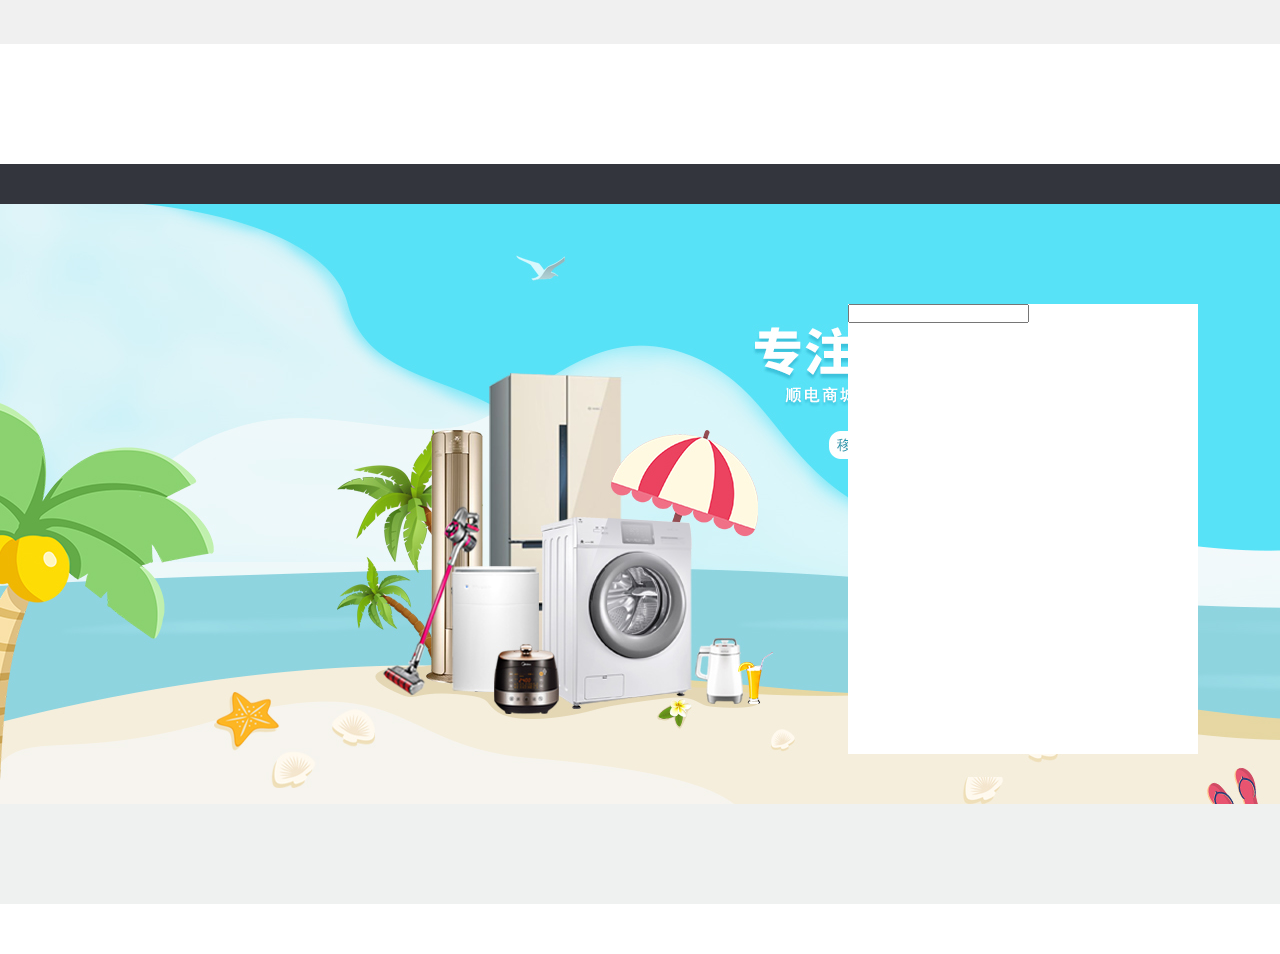
<file: one/login.html>
<!DOCTYPE html>
<html lang="en">
<head>
    <meta charset="UTF-8">
    <meta name="viewport" content="width=device-width, initial-scale=1.0">
    <meta http-equiv="X-UA-Compatible" content="ie=edge">
    <title>Document</title>
    <link rel="stylesheet" href="./libs/zttb/iconfont.css">
    <link rel="stylesheet" href="./css/ydy.css">
    <link rel="stylesheet" href="./css/index.css">
</head>
<body>
    <!-- 顶部导航 -->
    <div class="topNav"></div>
    <!-- LOGO+搜索 -->
    <div class="logoNav"></div>
    <!-- 导航 -->
    <div class="nav"></div>
    <!-- 背景图 -->
    <div class="bg">
        <div class="login margin">
            <div class="loginbox">
                <ul>
                    <li>
                        <div>
                            <i class="iconfont"></i>
                            <input type="text">
                        </div>
                    </li>
                </ul>
            </div>
        </div>
    </div>
    <!-- 底部vip条 -->
    <div class="bvip"></div>
    <!-- 服务热线 -->
    <div class="hot clear"></div>
    <!-- 底部代码 -->
    <div class="fotter_b clear"></div>
    <!-- 结束 -->
    <div class="end clear"></div>
</body>
<script src="js/jquery2.2.4.js"></script>
<script src="js/load.js"></script>
</html>
</file>
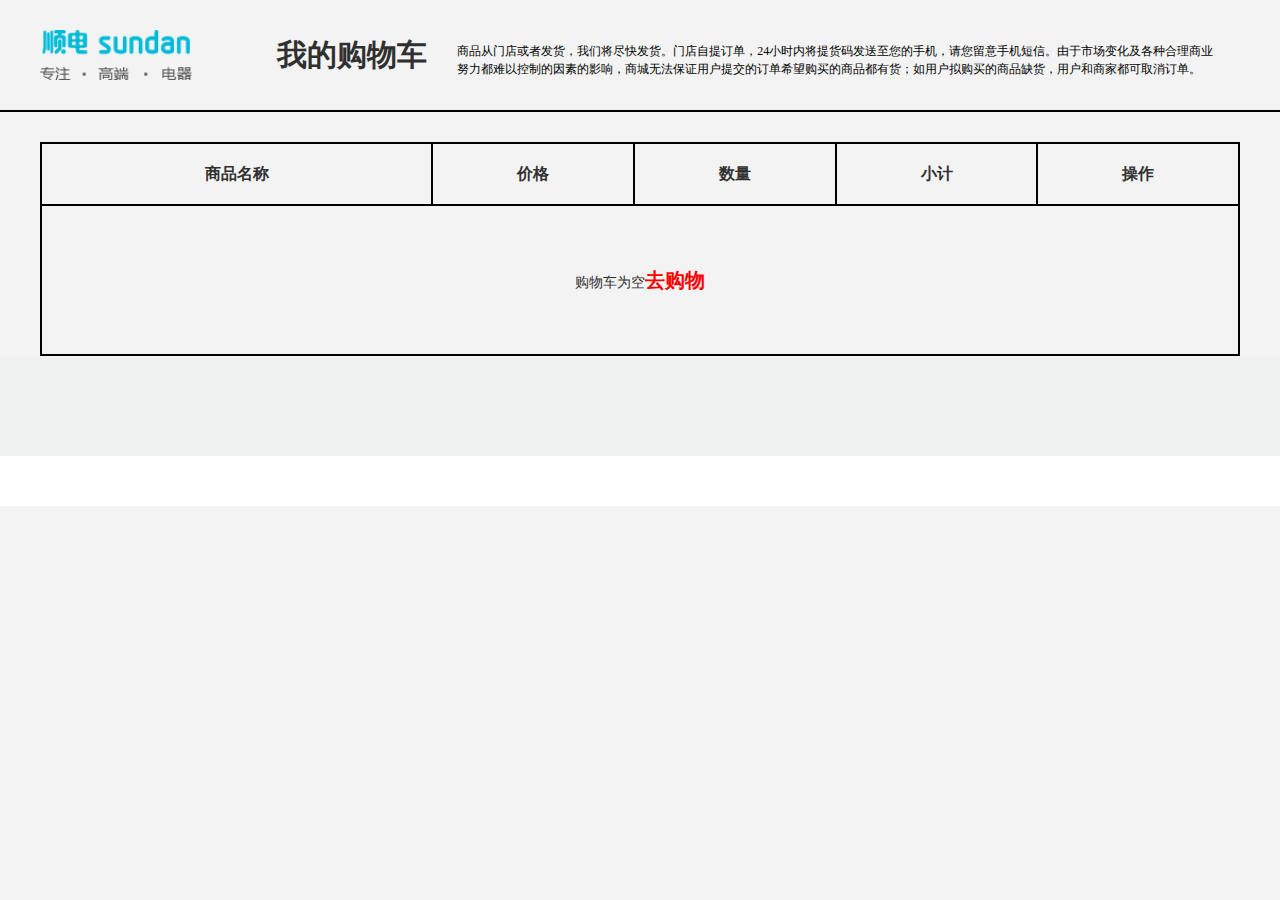
<file: zhg/car.html>
<!DOCTYPE html>
<html lang="en">
<head>
    <meta charset="UTF-8">
    <meta name="viewport" content="width=device-width, initial-scale=1.0">
    <meta http-equiv="X-UA-Compatible" content="ie=edge">
    <title>Document</title>
    <link rel="stylesheet" href="./libs/zttb/iconfont.css">
    <link rel="stylesheet" href="./css/ydy.css">
    <link rel="stylesheet" href="./css/index.css">
    <link rel="stylesheet" href="./css/car.css">
</head>
<body>
    <!-- 购物车头部 -->
    <div class="cart">
        <div class="cart1 margin clear">
            <img src="./images/logo.png" alt="">
            <h1>我的购物车</h1>
            <span>商品从门店或者发货，我们将尽快发货。门店自提订单，24小时内将提货码发送至您的手机，请您留意手机短信。由于市场变化及各种合理商业努力都难以控制的因素的影响，商城无法保证用户提交的订单希望购买的商品都有货；如用户拟购买的商品缺货，用户和商家都可取消订单。</span>
        </div>
    </div>
    <!-- 购物车内部 -->
    <div class="carz">
        <div class="margin">
            <table border="1" cellspacing="0" width="1200" align="center">
                <thead>
                    <tr>
                        <th>商品名称</th>
                        <th>价格</th>
                        <th>数量</th>
                        <th>小计</th>
                        <th>操作</th>
                    </tr>
                </thead>
                <tbody>
                    <tr>
                        <td colspan="6">购物车为空<a href="##">去购物</a></td>
                    </tr>
                    <!-- <tr>
                        <td>商品名称</td>
                        <td>数量</td>
                        
                        <td>小计</td>
                        <td>删除</td>
                    </tr> -->
                </tbody>
            </table>
        </div>
    </div>
    <!-- 底部vip条 -->
    <div class="bvip"></div>
    <!-- 服务热线 -->
    <div class="hot clear"></div>
    <!-- 底部代码 -->
    <div class="fotter_b clear"></div>
    <!-- 结束 -->
    <div class="end clear"></div>
</body>
<script src="js/jquery2.2.4.js"></script>
<script src="js/load.js"></script>
<script src="js/ajax.js"></script>
<script src="js/cookie.js"></script>
<script>
    class Car{
        constructor(){
            this.tbody = document.querySelector("tbody");
            this.url = "http://localhost/zhg/data/goods.json";
            this.load();
            this.addEvent();
            this.onoff = 0;
        }
        addEvent(){
            
            var that = this;
            this.tbody.addEventListener("click",function(eve){
                var e = eve || window.event;
                var target = e.target || srcElement;
                if(target.className == "del"){
                    that.id = target.parentNode.getAttribute("index");
                    target.parentNode.remove();
                    that.deleteCookie();
                    // that.onoff = 1;
                }
            })
            this.tbody.addEventListener("input",function(eve){
                var e = eve || window.event;
                var target = e.target || srcElement;
                if(target.className == "upd"){
                    that.id = target.parentNode.parentNode.getAttribute("index");
                    that.num = target.value;
                    that.updateCookie();
                    // that.onoff = 2;
                }
            })
        }
        
        updateCookie(){
            for(var i = 0 ; i<this.goods.length;i++){
                if(this.goods[i].id == this.id){
                    this.goods[i].num = this.num;
                }
            }
            setCookie("goods",JSON.stringify(this.goods))
        }
        deleteCookie(){
            // console.log(this.goods)
            for(var i = 0 ; i<this.goods.length;i++){
                if(this.goods[i].id == this.id){
                    this.goods.splice(this.goods[i],1)
                }
            }
            setCookie("goods",JSON.stringify(this.goods))
        }
        load(){
            var that = this;
            ajaxGet(this.url,function(res){
                that.res = JSON.parse(res);
                that.getCookie();
            })
        }
        getCookie(){
            this.goods = getCookie("goods") ? JSON.parse(getCookie("goods")) : [];
            this.display()
        }
        display(){
            console.log(1)
            var str = "";
            for(var i = 0;i<this.goods.length;i++){
                for(var j = 0; j<this.res.length;j++){
                    if(this.goods[i].id == this.res[j].goodsId){
                    // console.log(this.res[i])
                    str += `<tr index="${this.res[j].goodsId}>
                                <td>${this.res[j].name}</td>
                                <td>${this.res[j].price}</td>
                                <td><input type="number" value="${this.goods[i].num}" class="upd" min="1"></td>
                                <td class="val">
                                    ${this.goods[i].num*this.res[j].price}
                                </td>
                                <td class="del>删除</td>
                            </tr>`;
                    }
                }
            }
            this.tbody.innerHTML = str;
        }
    }
    new Car();




</script>

</html>
</file>
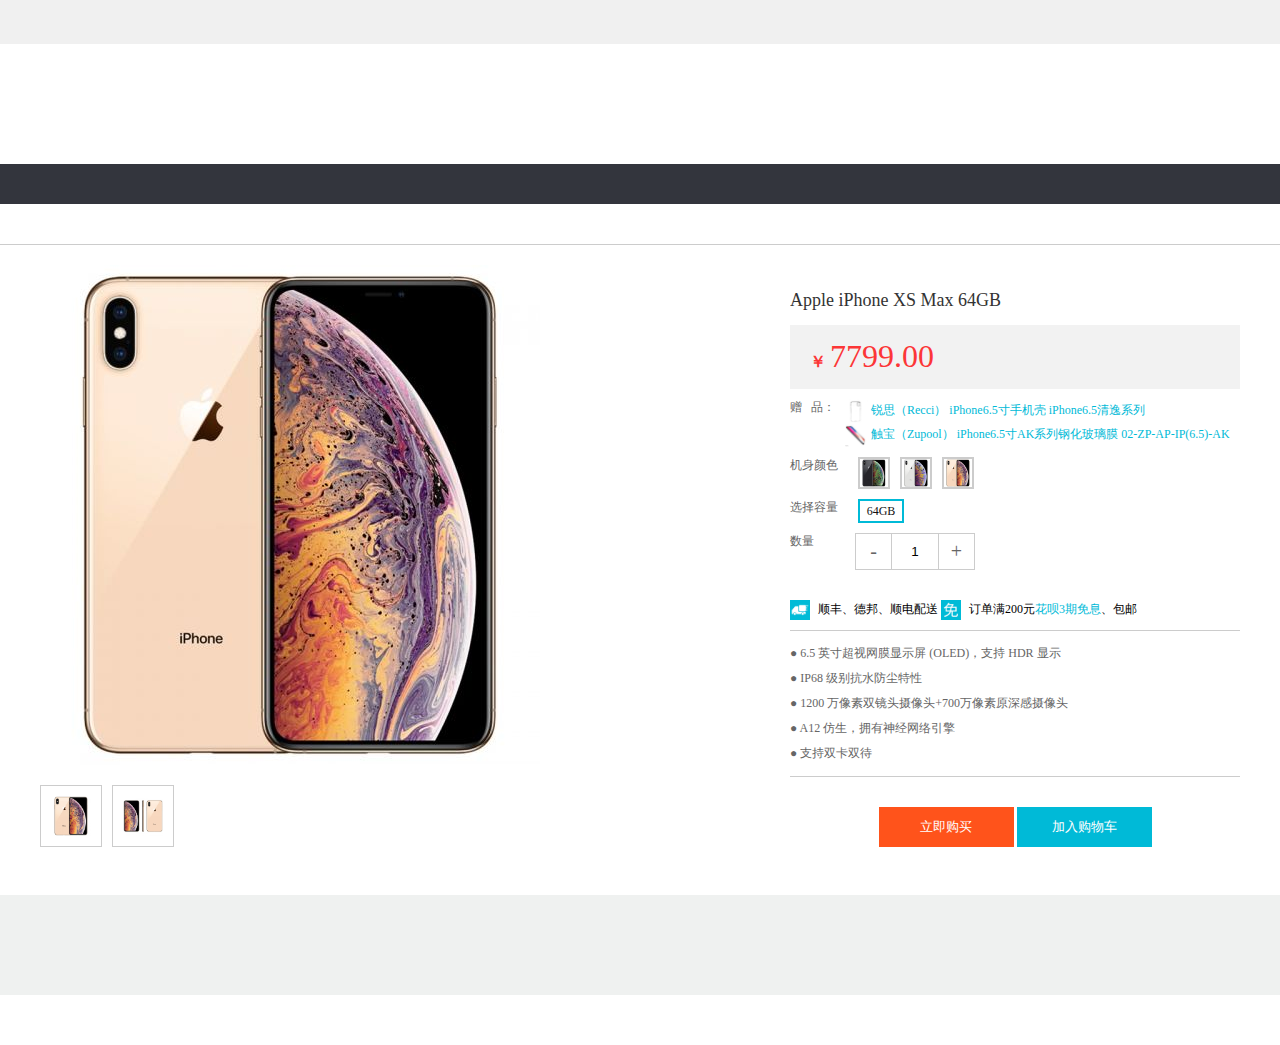
<file: zhg/commodity.html>
<!DOCTYPE html>
<html lang="en">
<head>
    <meta charset="UTF-8">
    <meta name="viewport" content="width=device-width, initial-scale=1.0">
    <meta http-equiv="X-UA-Compatible" content="ie=edge">
    <title>Document</title>
    <link rel="stylesheet" href="./libs/zttb/iconfont.css">
    <link rel="stylesheet" href="./css/ydy.css">
    <link rel="stylesheet" href="./css/index.css">
    <link rel="stylesheet" href="./css/fdj.css">
</head>
<body>
    <!-- 顶部导航 -->
    <div class="topNav"></div>
    <!-- LOGO+搜索 -->
    <div class="logoNav"></div>
    <!-- 导航 -->
    <div class="nav"></div>






    
    <!-- 商品详情 -->
    <div class="fdj">
        <div class="fdj_d"></div>
        <div class="fdjimg margin">
            <div class="xbox">
                <img src="./images/goods1.jpg" alt="">
                <p></p>
                <span></span>
            </div>
            <div class="dbox">
                <img src="./images/goods1.jpg" alt="">
            </div>
            <ul class="zbox">
                <li id="btn1"><img src="./images/goods1.jpg" alt=""></li>
                <li id="btn2"><img src="./images/goods11.jpg" alt=""></li>
            </ul>
            <div class="goodsjs">
                <ul>
                    <li>
                        <h2>Apple iPhone XS Max 64GB</h2>
                    </li>
                    <li>
                        <div>
                            <b>
                                ￥
                                <span>7799.00</span>
                            </b>
                        </div>
                    </li>
                </ul>
                <div class="gj1 clear">
                    <div>赠&nbsp;&nbsp;&nbsp;品：&nbsp;&nbsp;&nbsp;</div>
                    <ul>
                        <li>
                            <img src="./images/xq1.jpg" alt="">
                            <a href="">锐思（Recci） iPhone6.5寸手机壳 iPhone6.5清逸系列</a>
                        </li>
                        <li>
                            <img src="./images/xq2.jpg" alt="">
                            <a href="">触宝（Zupool） iPhone6.5寸AK系列钢化玻璃膜 02-ZP-AP-IP(6.5)-AK</a>
                        </li>
                    </ul>
                </div>
                <div class="gj2 clear">
                    <div>机身颜色</div>
                    <ul>
                        <li>
                            <img src="./images/list1.jpg" alt="">
                        </li>
                        <li>
                            <img src="./images/list2.jpg" alt="">
                        </li>
                        <li>
                            <img src="./images/list3.jpg" alt="">
                        </li>
                    </ul>
                </div>
                <div class="gj3 clear">
                    <div>选择容量</div>
                    <i>64GB</i>
                </div>
                <div class="gj4 clear">
                    <div>数量&nbsp;&nbsp;&nbsp;&nbsp;&nbsp;&nbsp;&nbsp;</div>
                    <span>
                        <a href="##" class="gj4_l">-</a>
                        <input readonly ="readonly" value="1">
                        <a href="##" class="gj4_r">+</a>
                    </span>
                </div>
                <div class="gj5 clear">
                    <img src="./images/x4.png" alt="">
                    <span>顺丰、德邦、顺电配送</span>
                    <img src="./images/x5.png" alt="">
                    <span>订单满200元<em>花呗3期免息</em>、包邮</span>
                </div>
                <div class="gj6">
                    <p>● 6.5 英寸超视网膜显示屏 (OLED)，支持 HDR 显示</p>
                    <p>● IP68 级别抗水防尘特性</p>
                    <p>● 1200 万像素双镜头摄像头+700万像素原深感摄像头</p>
                    <p>● A12 仿生，拥有神经网络引擎</p>
                    <p>● 支持双卡双待</p>
                </div>
                <div class="gj7">
                    <input type="button" value="立即购买" id="gm">
                    <input type="button" value="加入购物车"id="jcar">
                </div>
            </div>
        </div>
    </div>











    <!-- 底部vip条 -->
    <div class="bvip"></div>
    <!-- 服务热线 -->
    <div class="hot clear"></div>
    <!-- 底部代码 -->
    <div class="fotter_b clear"></div>
    <!-- 结束 -->
    <div class="end clear"></div>
</body>
<script src="js/jquery2.2.4.js"></script>
<script src="js/load.js"></script>
<script src="js/ajax.js"></script>
<script>
    function Fdj(){
        this.xbox = document.querySelector(".xbox");
        this.span = document.querySelector(".xbox span");
        this.dbox = document.querySelector(".dbox");
        this.img = document.querySelector(".dbox img");
        this.addEvent();
    }
    Fdj.prototype.init = function(){
        this.span.style.width = this.dbox.offsetWidth / this.img.offsetWidth * this.xbox.offsetWidth +"px";
        this.span.style.height = this.dbox.offsetHeight / this.img.offsetHeight * this.xbox.offsetHeight +"px";
    }
    Fdj.prototype.addEvent = function(){
        var that =this;
        this.xbox.addEventListener("mouseover",function(){
            that.over();
            that.init();
        })
        this.xbox.addEventListener("mouseout",function(){
            that.out();
        })
        this.xbox.addEventListener("mousemove",function(){
            that.move();
        })
    }
    Fdj.prototype.over = function(){
        this.span.style.display = "block";
        this.dbox.style.display = "block";
    }
    Fdj.prototype.out = function(){
        this.span.style.display = "none";
        this.dbox.style.display = "none";
    }
    Fdj.prototype.move = function(eve){
        var e = eve || window.event;
        var l = e.offsetX - this.span.offsetWidth/2;
        var t = e.offsetY - this.span.offsetHeight/2;
        var r = this.xbox.offsetWidth - this.span.offsetWidth;
        var b = this.xbox.offsetHeight - this.span.offsetHeight;
        if(l<0){
            l=0;
        }
        if(t<0){
            t=0;
        }
        if(l>r){
            l=r;
        }
        if(t>b){
            t=b;
        }
        this.span.style.left = l + "px";
        this.span.style.top = t + "px";
        var x = l/r;
        var y = t/b;
        this.img.style.left = -x * (this.img.offsetWidth - this.dbox.offsetWidth) + "px";
        this.img.style.top = -y * (this.img.offsetHeight - this.dbox.offsetHeight) + "px";
    }
    new Fdj();
    var btn1 = document.querySelector("#btn1");
    var btn2 = document.querySelector("#btn2");
    var btn3 = document.querySelector("#btn3");
    var img1 = document.querySelector(".xbox img");
    var img2 = document.querySelector(".dbox img");
    btn1.onclick = function(){
        img1.src = "./images/goods1.jpg";
        img2.src="./images/goods1.jpg";
    }
    btn2.onclick = function(){
        img1.src = "./images/goods11.jpg";
        img2.src="./images/goods11.jpg";
    }
    
</script>
</html>
</file>
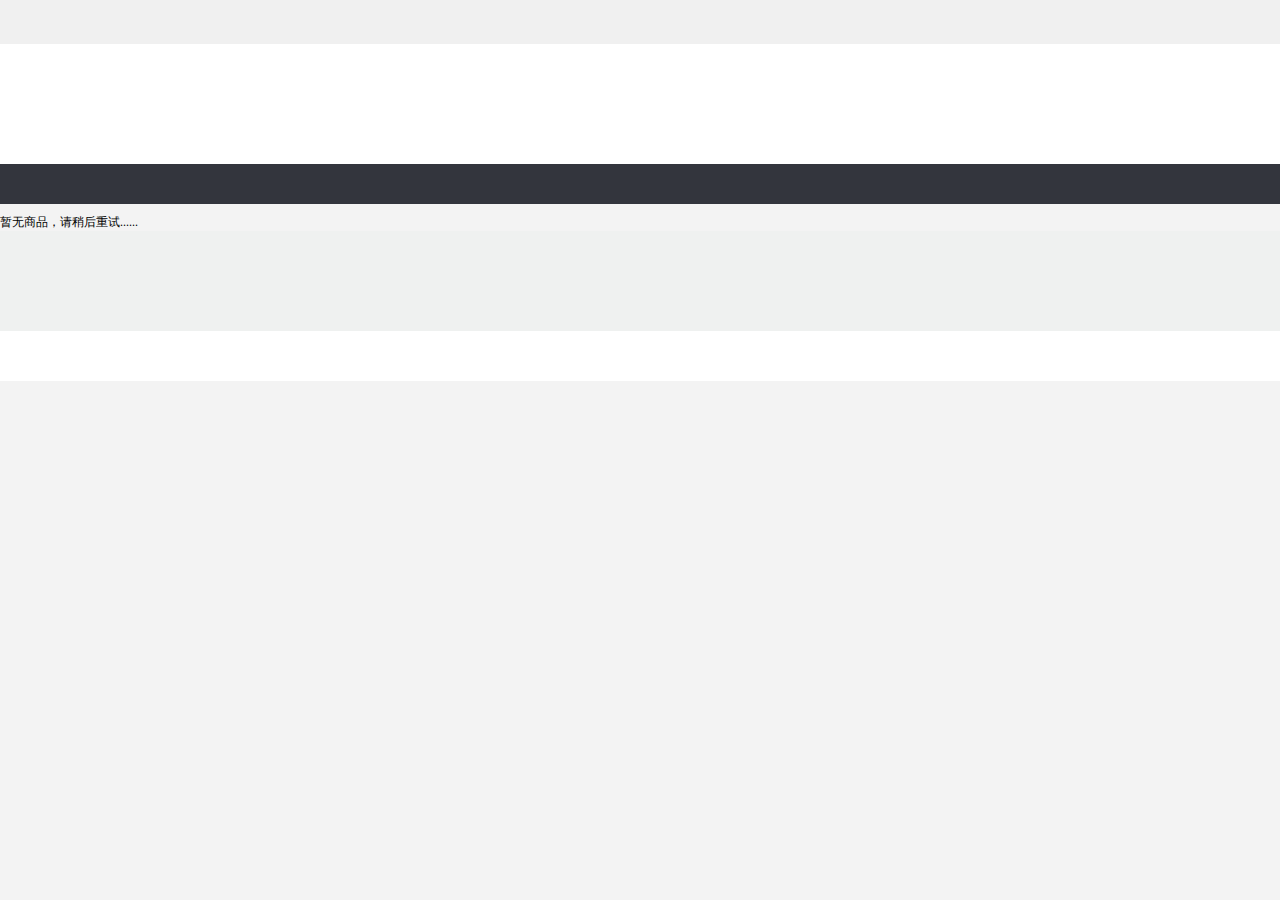
<file: zhg/list.html>
<!DOCTYPE html>
<html lang="en">
<head>
    <meta charset="UTF-8">
    <meta name="viewport" content="width=device-width, initial-scale=1.0">
    <meta http-equiv="X-UA-Compatible" content="ie=edge">
    <title>Document</title>
    <link rel="stylesheet" href="./libs/zttb/iconfont.css">
    <link rel="stylesheet" href="./css/ydy.css">
    <link rel="stylesheet" href="./css/index.css">
    <link rel="stylesheet" href="./css/goods.css">
</head>
<body>
    <!-- 顶部导航 -->
    <div class="topNav"></div>
    <!-- LOGO+搜索 -->
    <div class="logoNav"></div>
    <!-- 导航 -->
    <div class="nav"></div>
    <!-- 商品列表 -->
    <div class="listGoods clear">
        <div class="margin">
            <ul class="glt clear">
                <p>暂无商品，请稍后重试......</p>
                
            </ul>
        </div>
    </div>
    <!-- 底部vip条 -->
    <div class="bvip"></div>
    <!-- 服务热线 -->
    <div class="hot clear"></div>
    <!-- 底部代码 -->
    <div class="fotter_b clear"></div>
    <!-- 结束 -->
    <div class="end clear"></div>
</body>
<script src="js/jquery2.2.4.js"></script>
<script src="js/load.js"></script>
<script src="js/ajax.js"></script>
<script src="js/cookie.js"></script>
<script>
    class Sylist{
    constructor(){
        this.glt = document.querySelector(".glt");
        this.url = "http://localhost/zhg/data/goods.json";
        this.load()
        this.addEvent();
    }
    load(){
        var that = this;
        ajaxGet(this.url,function(res){
            that.res = JSON.parse(res);
            that.display();
        })
    }
    display(){
        var str = "";
        for(var i = 0;i<this.res.length;i++){
            str += `<li>
                        <div class="glb1">
                            <a href="commodity.html  "><img src="${this.res[i].url}" alt=""></a>
                        </div>
                        <div class="glb2 clear">
                            <span>${this.res[i].tip}</span>
                        </div>
                        <h3>${this.res[i].name}</h3>
                        <div class="glb3 clear">
                            <span>${this.res[i].price}</span>
                            <img src="${this.res[i].list1}" alt="">
                        </div>
                        <div class="box2" zxc="${this.res[i].goodsId}">
                            <i>${this.res[i].price}</i>
                            <input type="button" value="加入购物车" class="carbtn">
                        </div>
                    </li>`
        }
        this.glt.innerHTML = str;
        this.car()
    }
    car(){
        $(".glt").find("li").hover(function(){
            $(this).children().not(".glb1").hide()
            $(this).find(".box2").show()
        },function(){
            $(this).children().show()
            $(this).find(".box2").hide()
        })
    }
    addEvent(){
        var that = this;
        this.glt.addEventListener("click",function(eve){
            var e = window.event || eve;
            var target = e.target || srcElement;
            if(target.className=="carbtn"){
                that.id = target.parentNode.getAttribute("zxc");
                that.setCookie();
            }
        })
    }
    setCookie(){
        
        this.goods = getCookie("goods") ? JSON.parse(getCookie("goods")) : [];
        // //判断是不是一个空数组，是空数组则代表第一次添加
        if(this.goods.length == 0){
            //第一次直接写对象
            this.goods.push({
                id:this.id,
                num:1
            })
        }else{
            var i = 0;
            var onoff = this.goods.some((val,index)=>{
                i = index;
                return val.id == this.id;
            })
            if(onoff){
                this.goods[i].num++
            }else{
                this.goods.push({
                    id:this.id,
                    num:1
                })
            }
        }

        setCookie("goods",JSON.stringify(this.goods))
        
    }
}
new Sylist();
</script>
</html>
</file>
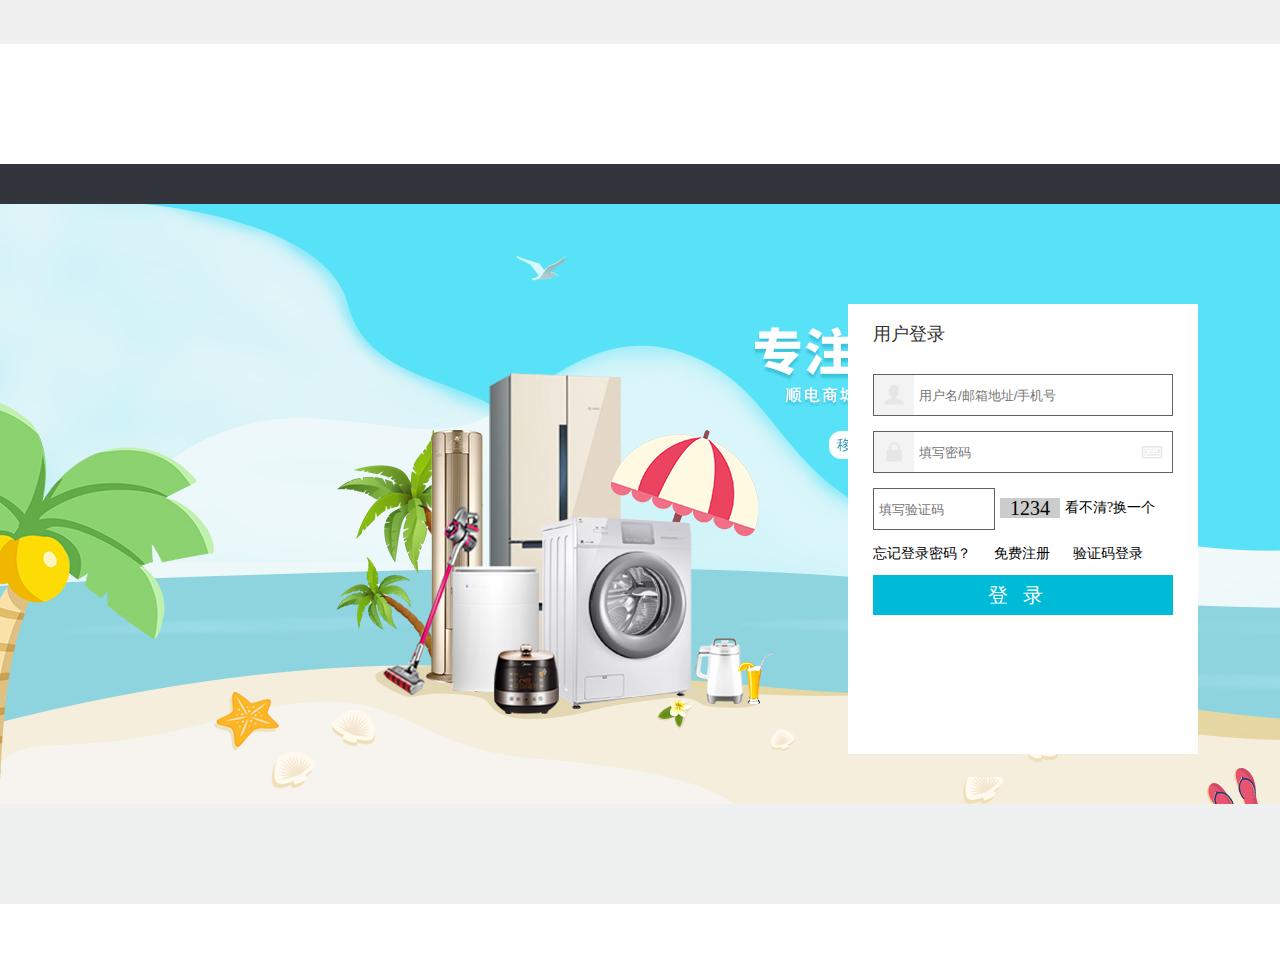
<file: zhg/login.html>
<!DOCTYPE html>
<html lang="en">
<head>
    <meta charset="UTF-8">
    <meta name="viewport" content="width=device-width, initial-scale=1.0">
    <meta http-equiv="X-UA-Compatible" content="ie=edge">
    <title>Document</title>
    <link rel="stylesheet" href="./libs/zttb/iconfont.css">
    <link rel="stylesheet" href="./css/ydy.css">
    <link rel="stylesheet" href="./css/index.css">
</head>
<body>
    <!-- 顶部导航 -->
    <div class="topNav"></div>
    <!-- LOGO+搜索 -->
    <div class="logoNav"></div>
    <!-- 导航 -->
    <div class="nav"></div>
    <!-- 背景图 -->
    <div class="bg">
        <div class="login margin">
            <div class="loginbox">
                <div>
                    <h2>用户登录</h2>
                </div>
                <ul>
                    <li>
                        <span>
                            <i class="iconfont">&#xe61c;</i>
                            <input type="text" placeholder="用户名/邮箱地址/手机号" id="user">
                        </span>
                    </li>
                    <li>
                        <span>
                            <i class="iconfont">&#xe644;</i>
                            <input type="text" placeholder="填写密码" id="pass">
                            <i class=" iconfont i1">&#xe728;</i>
                        </span>
                    </li>
                    <li>
                        <div>
                            <input type="text" placeholder="填写验证码">
                            <span>1234</span>
                            <a href="##">看不清?换一个</a>
                        </div>
                    </li>
                </ul>
                <div class="dlbox">
                    <a href="##">忘记登录密码？</a>
                    <a href="">免费注册</a>
                    <a href="">验证码登录</a>
                </div>
                <input type="button" value="登录" id="loginbtn">
                <p></p>
            </div>
        </div>
    </div>
    <!-- 底部vip条 -->
    <div class="bvip"></div>
    <!-- 服务热线 -->
    <div class="hot clear"></div>
    <!-- 底部代码 -->
    <div class="fotter_b clear"></div>
    <!-- 结束 -->
    <div class="end clear"></div>
</body>
<script src="js/jquery2.2.4.js"></script>
<script src="js/load.js"></script>
<script>
    //登录注册
    class Denglu{
        constructor(){
            this.user = $("#user");
            this.pass = $("#pass");
            this.op = $(".loginbox p");
            this.obtn = $("#loginbtn")
            this.url = "http://api.icodeilife.cn:81/user";
            this.addEvent()
        }
        addEvent(){
            var that = this;
            this.obtn.on("click",function(){
                that.load()
            })
        }
        load(){
            var that = this;
            $.ajax({
                url:this.url,
                data:{
                    type:"login",
                    user:this.user.val(),
                    pass:this.pass.val()
                },
                success:function(res){
                    res = JSON.parse(res);
                    switch(res.code){
                        case 0:
                            that.op.html("不存在此用户名，请<a href='register.html'>注册</a>");
                            break;
                        case 1:
                            that.op.html("登录成功，5秒后跳转到<a href='index.html'>首页</a>");
                            localStorage.setItem("local",JSON.stringify(res.msg))
                            setTimeout(function(){
                                location.href = "index.html";
                            },5000)
                            break;
                        case 2:
                            that.op.html("账号密码错误");
                            break;
                    }
                }
            })
        }
    }
    new Denglu();

</script>
</html>
</file>
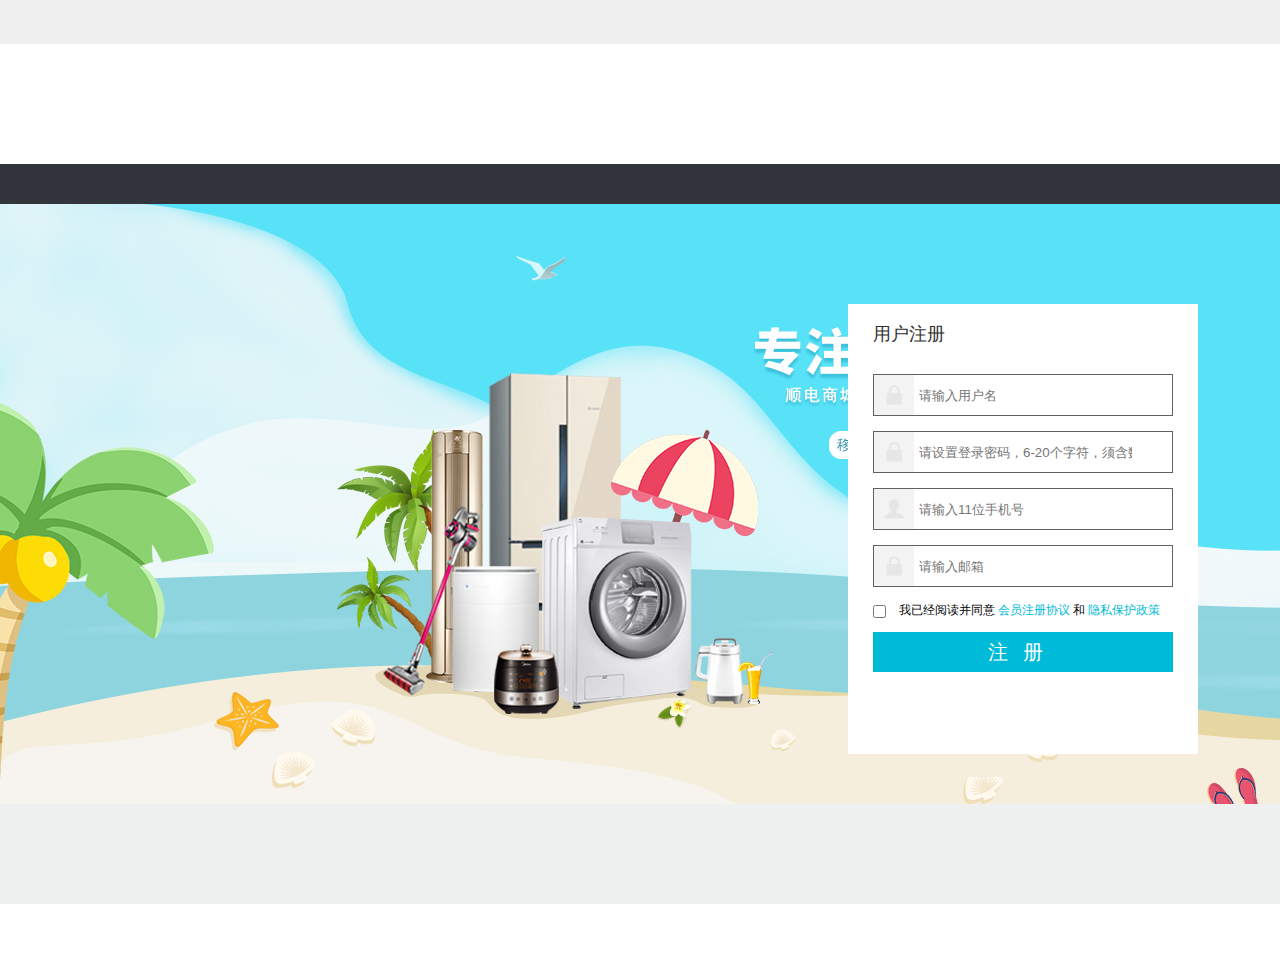
<file: zhg/register.html>
<!DOCTYPE html>
<html lang="en">
<head>
    <meta charset="UTF-8">
    <meta name="viewport" content="width=device-width, initial-scale=1.0">
    <meta http-equiv="X-UA-Compatible" content="ie=edge">
    <title>Document</title>
    <link rel="stylesheet" href="./libs/zttb/iconfont.css">
    <link rel="stylesheet" href="./css/ydy.css">
    <link rel="stylesheet" href="./css/index.css">
</head>
<body>
    <!-- 顶部导航 -->
    <div class="topNav"></div>
    <!-- LOGO+搜索 -->
    <div class="logoNav"></div>
    <!-- 导航 -->
    <div class="nav"></div>
    <!-- 背景图 -->
    <div class="bg">
        <div class="login margin">
            <div class="loginbox">
                <div>
                    <h2>用户注册</h2>
                </div>
                <ul>
                    <li>
                        <span>
                            <i class="iconfont">&#xe644;</i>
                            <input type="text" placeholder="请输入用户名" id="reguser">
                        </span>
                    </li>
                    <li>
                        <span>
                            <i class="iconfont">&#xe644;</i>
                            <input type="text" placeholder="请设置登录密码，6-20个字符，须含数字和大小写字母" id="regpass">
                        </span>
                    </li>
                    <li>
                        <span>
                            <i class="iconfont">&#xe61c;</i>
                            <input type="text" placeholder="请输入11位手机号" id="regtel">
                        </span>
                    </li>
                    <li>
                        <span>
                            <i class="iconfont">&#xe644;</i>
                            <input type="text" placeholder="请输入邮箱" id="regem">
                        </span>
                    </li>
                </ul>
                <div class="zcbox">
                    <input type="checkbox">
                    <span>
                        我已经阅读并同意<a href=""> 会员注册协议</a> 和 <a href=""> 隐私保护政策</a>
                    </span>
                </div>
                <input type="button" value="注册" id="regbtn">
                <p></p>
            </div>
        </div>
    </div>
    <!-- 底部vip条 -->
    <div class="bvip"></div>
    <!-- 服务热线 -->
    <div class="hot clear"></div>
    <!-- 底部代码 -->
    <div class="fotter_b clear"></div>
    <!-- 结束 -->
    <div class="end clear"></div>
</body>
<script src="js/jquery2.2.4.js"></script>
<script src="js/load.js"></script>
<script>
    class Zhuce{
        constructor(){
            this.user = $("#reguser");
            this.pass = $("#regpass");
            this.tel = $("#regtel");
            this.email = $("#regemail");
            this.op = $(".loginbox p");
            this.btn = $("#regbtn");
            this.url = "http://api.icodeilife.cn:81/user";
            this.addEvent();
        }
        addEvent(){
            
            var that = this;
            this.btn.on("click",function(){
                that.load()
            })
        }
        load(){
            var that = this;
            $.ajax({
                url:this.url,
                data:{
                    type:"register",
                    user:this.user.val(),
                    pass:this.pass.val(),
                    tel:this.tel.val(),
                    email:this.email.val()
                },
                success:function(res){
                    
                    that.res = JSON.parse(res);
                    if(that.res.code == 1){
                        that.op.html("注册成功，5秒后跳转到<a href='login.html'>登录页面</a>")
                        setTimeout(function(){
                            location.href = "login.html"
                        },5000)
                    }else{
                        that.op.html("用户名重复，请重新注册")
                    }
                }
            })

        }
    }
    new Zhuce();


</script>
</html>
</file>
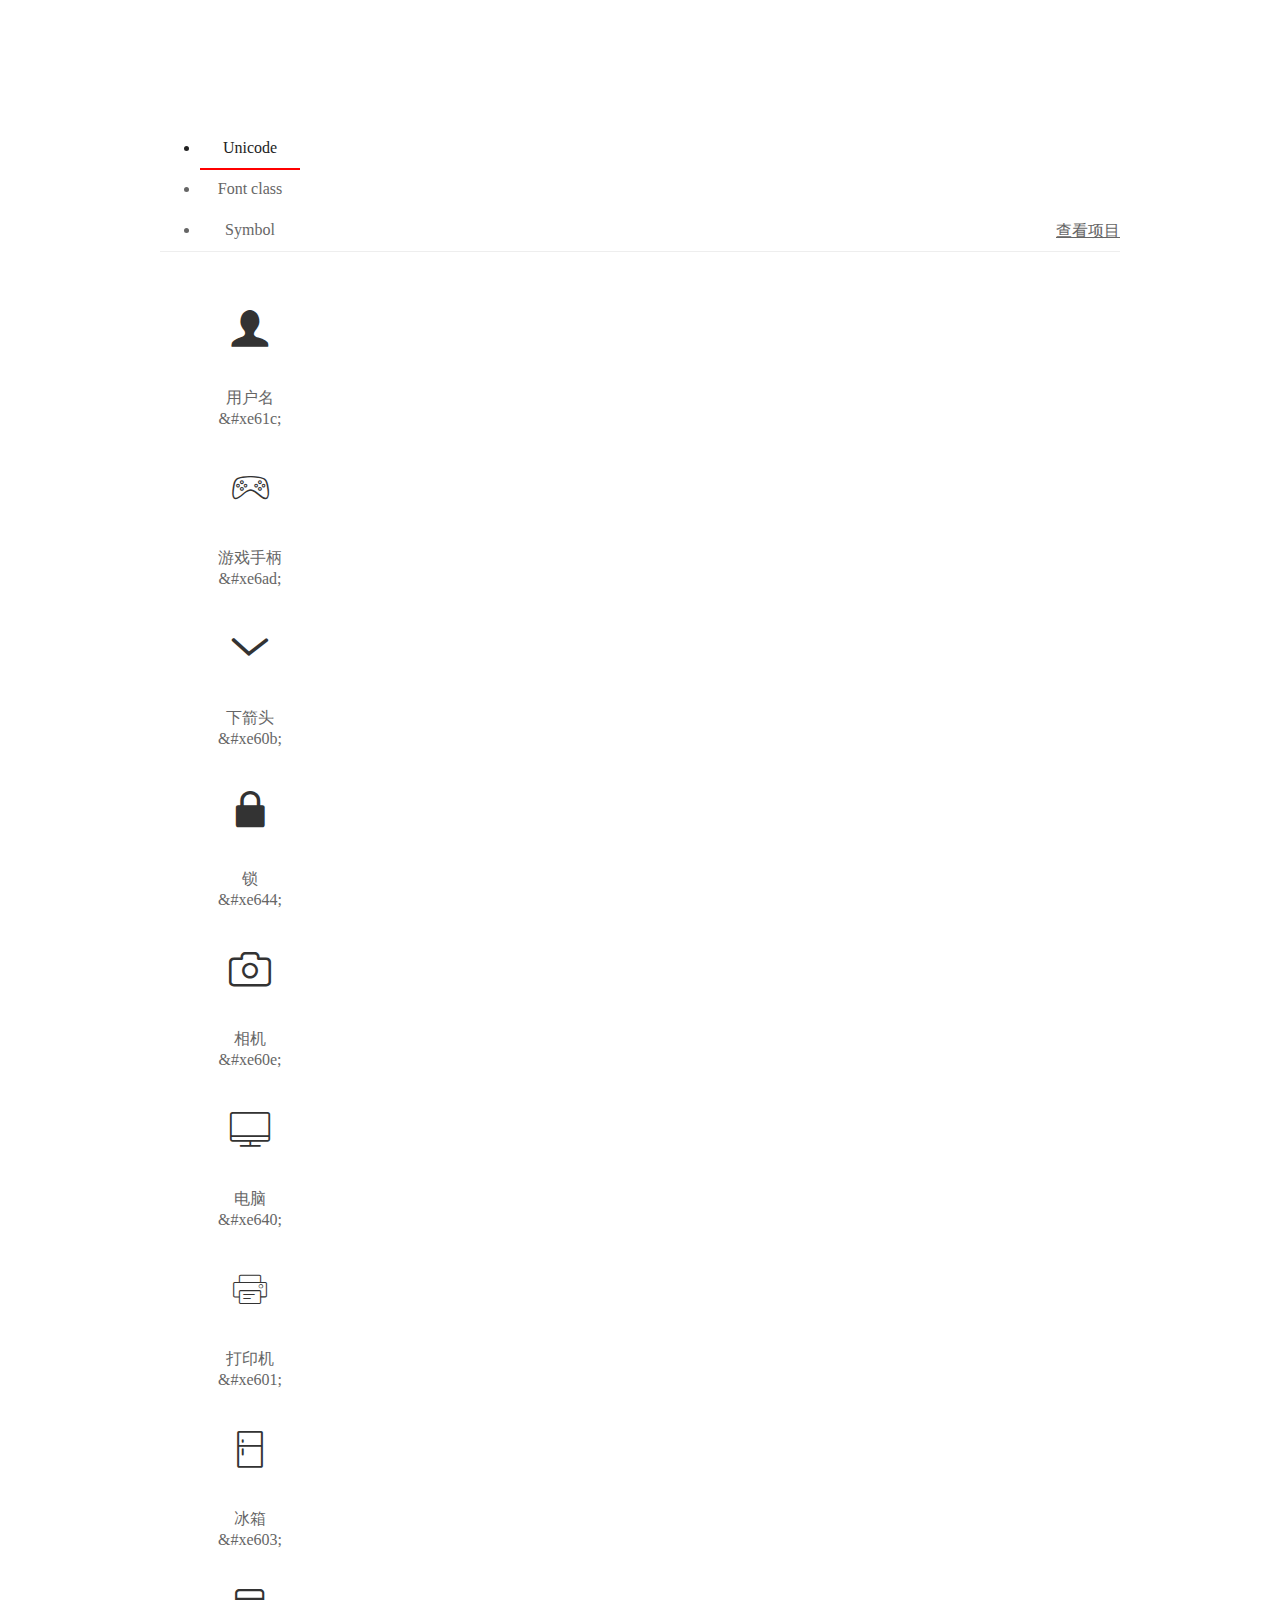
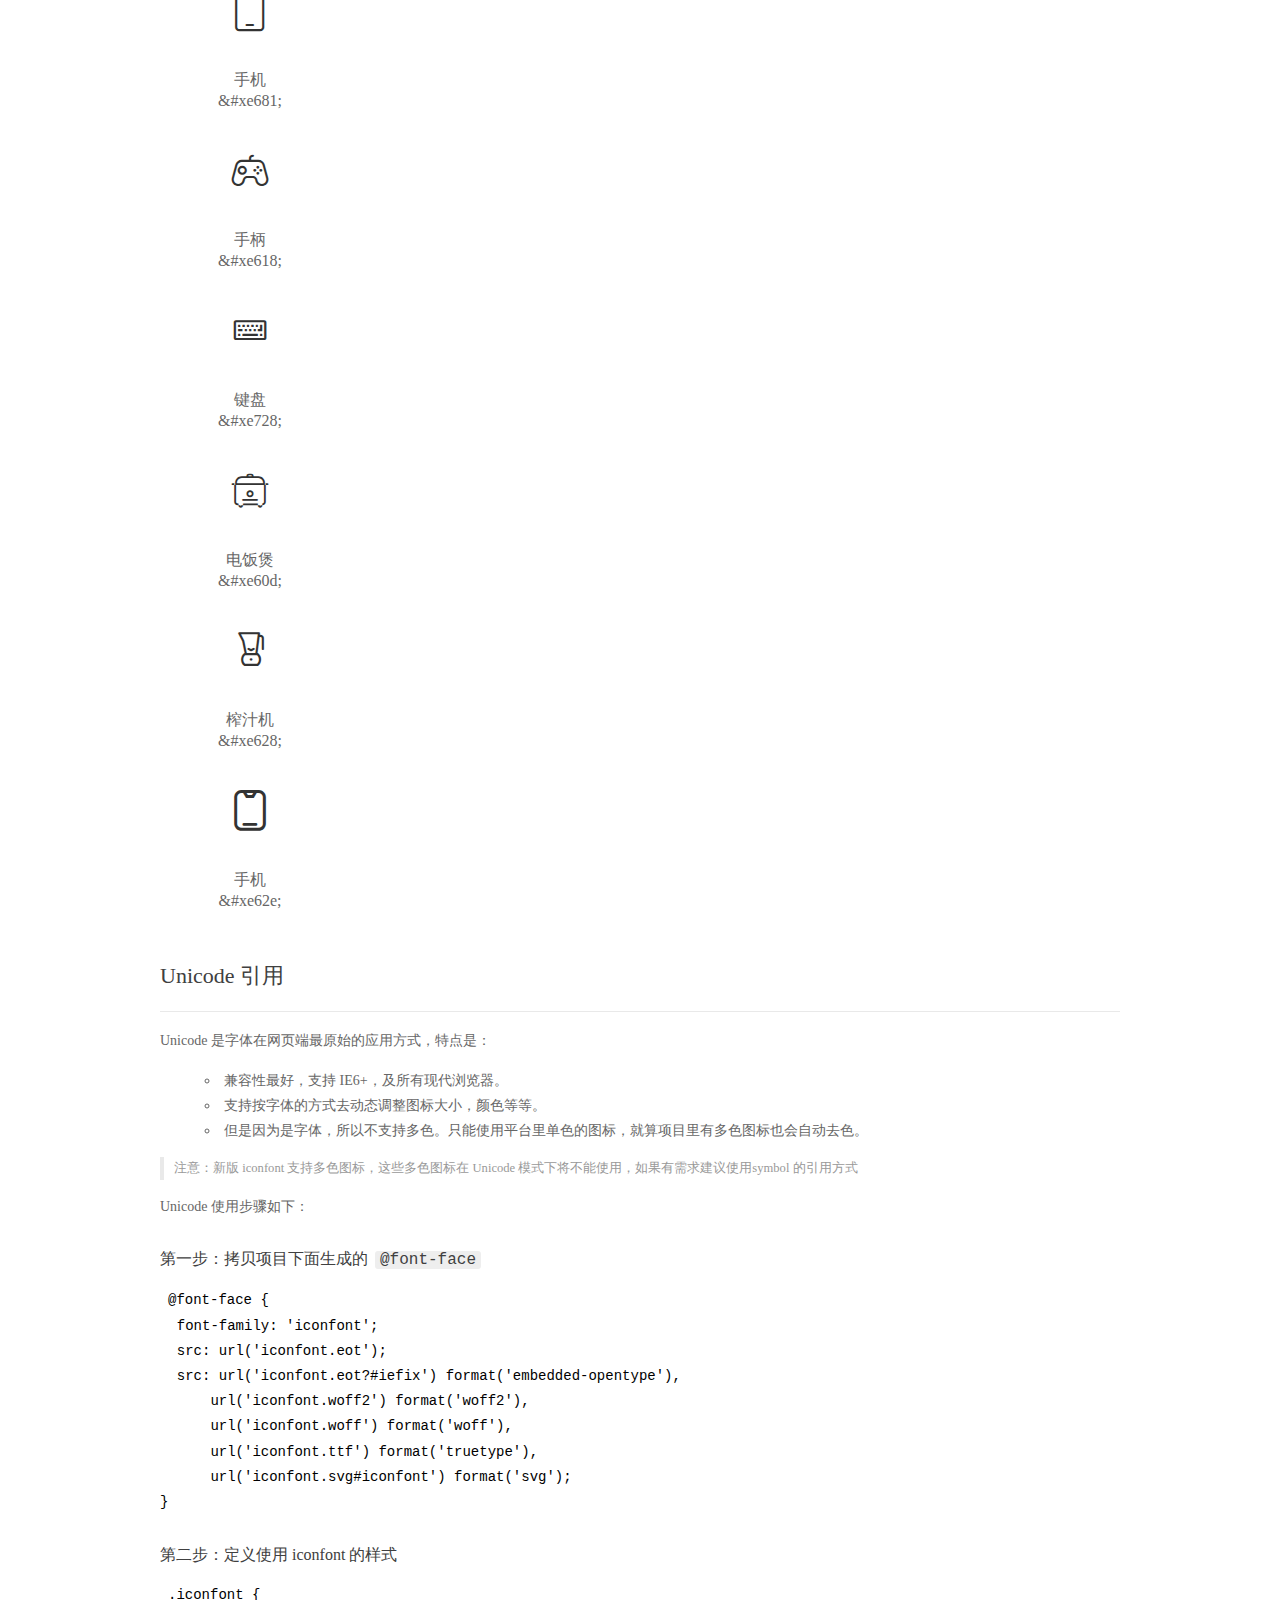
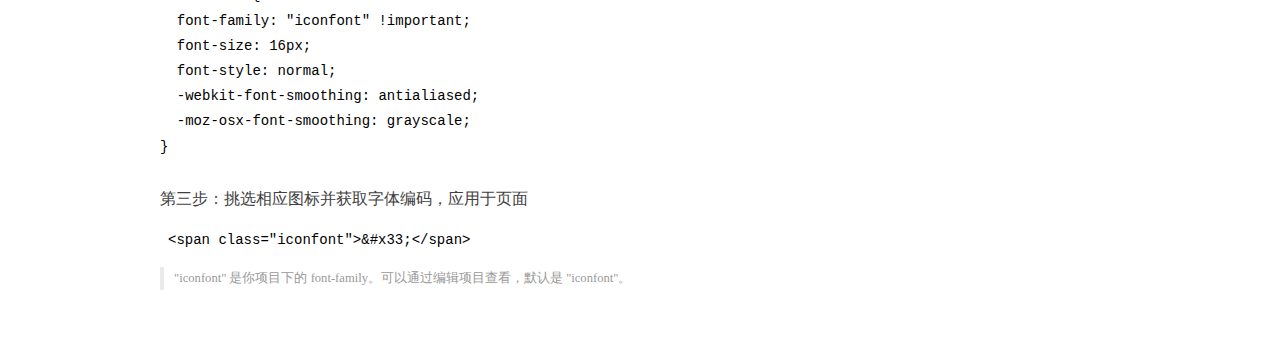
<file: one/libs/zttb/demo_index.html>
<!DOCTYPE html>
<html>
<head>
  <meta charset="utf-8"/>
  <title>IconFont Demo</title>
  <link rel="shortcut icon" href="https://gtms04.alicdn.com/tps/i4/TB1_oz6GVXXXXaFXpXXJDFnIXXX-64-64.ico" type="image/x-icon"/>
  <link rel="stylesheet" href="https://g.alicdn.com/thx/cube/1.3.2/cube.min.css">
  <link rel="stylesheet" href="demo.css">
  <link rel="stylesheet" href="iconfont.css">
  <script src="iconfont.js"></script>
  <!-- jQuery -->
  <script src="https://a1.alicdn.com/oss/uploads/2018/12/26/7bfddb60-08e8-11e9-9b04-53e73bb6408b.js"></script>
  <!-- 代码高亮 -->
  <script src="https://a1.alicdn.com/oss/uploads/2018/12/26/a3f714d0-08e6-11e9-8a15-ebf944d7534c.js"></script>
</head>
<body>
  <div class="main">
    <h1 class="logo"><a href="https://www.iconfont.cn/" title="iconfont 首页" target="_blank">&#xe86b;</a></h1>
    <div class="nav-tabs">
      <ul id="tabs" class="dib-box">
        <li class="dib active"><span>Unicode</span></li>
        <li class="dib"><span>Font class</span></li>
        <li class="dib"><span>Symbol</span></li>
      </ul>
      
      <a href="https://www.iconfont.cn/manage/index?manage_type=myprojects&projectId=1335313" target="_blank" class="nav-more">查看项目</a>
      
    </div>
    <div class="tab-container">
      <div class="content unicode" style="display: block;">
          <ul class="icon_lists dib-box">
          
            <li class="dib">
              <span class="icon iconfont">&#xe61c;</span>
                <div class="name">用户名</div>
                <div class="code-name">&amp;#xe61c;</div>
              </li>
          
            <li class="dib">
              <span class="icon iconfont">&#xe6ad;</span>
                <div class="name">游戏手柄</div>
                <div class="code-name">&amp;#xe6ad;</div>
              </li>
          
            <li class="dib">
              <span class="icon iconfont">&#xe60b;</span>
                <div class="name">下箭头</div>
                <div class="code-name">&amp;#xe60b;</div>
              </li>
          
            <li class="dib">
              <span class="icon iconfont">&#xe644;</span>
                <div class="name">锁</div>
                <div class="code-name">&amp;#xe644;</div>
              </li>
          
            <li class="dib">
              <span class="icon iconfont">&#xe60e;</span>
                <div class="name">相机</div>
                <div class="code-name">&amp;#xe60e;</div>
              </li>
          
            <li class="dib">
              <span class="icon iconfont">&#xe640;</span>
                <div class="name">电脑</div>
                <div class="code-name">&amp;#xe640;</div>
              </li>
          
            <li class="dib">
              <span class="icon iconfont">&#xe601;</span>
                <div class="name">打印机</div>
                <div class="code-name">&amp;#xe601;</div>
              </li>
          
            <li class="dib">
              <span class="icon iconfont">&#xe603;</span>
                <div class="name">冰箱</div>
                <div class="code-name">&amp;#xe603;</div>
              </li>
          
            <li class="dib">
              <span class="icon iconfont">&#xe681;</span>
                <div class="name">手机</div>
                <div class="code-name">&amp;#xe681;</div>
              </li>
          
            <li class="dib">
              <span class="icon iconfont">&#xe618;</span>
                <div class="name">手柄</div>
                <div class="code-name">&amp;#xe618;</div>
              </li>
          
            <li class="dib">
              <span class="icon iconfont">&#xe728;</span>
                <div class="name">键盘</div>
                <div class="code-name">&amp;#xe728;</div>
              </li>
          
            <li class="dib">
              <span class="icon iconfont">&#xe60d;</span>
                <div class="name">电饭煲</div>
                <div class="code-name">&amp;#xe60d;</div>
              </li>
          
            <li class="dib">
              <span class="icon iconfont">&#xe628;</span>
                <div class="name">榨汁机</div>
                <div class="code-name">&amp;#xe628;</div>
              </li>
          
            <li class="dib">
              <span class="icon iconfont">&#xe62e;</span>
                <div class="name">手机</div>
                <div class="code-name">&amp;#xe62e;</div>
              </li>
          
          </ul>
          <div class="article markdown">
          <h2 id="unicode-">Unicode 引用</h2>
          <hr>

          <p>Unicode 是字体在网页端最原始的应用方式，特点是：</p>
          <ul>
            <li>兼容性最好，支持 IE6+，及所有现代浏览器。</li>
            <li>支持按字体的方式去动态调整图标大小，颜色等等。</li>
            <li>但是因为是字体，所以不支持多色。只能使用平台里单色的图标，就算项目里有多色图标也会自动去色。</li>
          </ul>
          <blockquote>
            <p>注意：新版 iconfont 支持多色图标，这些多色图标在 Unicode 模式下将不能使用，如果有需求建议使用symbol 的引用方式</p>
          </blockquote>
          <p>Unicode 使用步骤如下：</p>
          <h3 id="-font-face">第一步：拷贝项目下面生成的 <code>@font-face</code></h3>
<pre><code class="language-css"
>@font-face {
  font-family: 'iconfont';
  src: url('iconfont.eot');
  src: url('iconfont.eot?#iefix') format('embedded-opentype'),
      url('iconfont.woff2') format('woff2'),
      url('iconfont.woff') format('woff'),
      url('iconfont.ttf') format('truetype'),
      url('iconfont.svg#iconfont') format('svg');
}
</code></pre>
          <h3 id="-iconfont-">第二步：定义使用 iconfont 的样式</h3>
<pre><code class="language-css"
>.iconfont {
  font-family: "iconfont" !important;
  font-size: 16px;
  font-style: normal;
  -webkit-font-smoothing: antialiased;
  -moz-osx-font-smoothing: grayscale;
}
</code></pre>
          <h3 id="-">第三步：挑选相应图标并获取字体编码，应用于页面</h3>
<pre>
<code class="language-html"
>&lt;span class="iconfont"&gt;&amp;#x33;&lt;/span&gt;
</code></pre>
          <blockquote>
            <p>"iconfont" 是你项目下的 font-family。可以通过编辑项目查看，默认是 "iconfont"。</p>
          </blockquote>
          </div>
      </div>
      <div class="content font-class">
        <ul class="icon_lists dib-box">
          
          <li class="dib">
            <span class="icon iconfont icon-tubiao211"></span>
            <div class="name">
              用户名
            </div>
            <div class="code-name">.icon-tubiao211
            </div>
          </li>
          
          <li class="dib">
            <span class="icon iconfont icon-youxishoubing"></span>
            <div class="name">
              游戏手柄
            </div>
            <div class="code-name">.icon-youxishoubing
            </div>
          </li>
          
          <li class="dib">
            <span class="icon iconfont icon-jiantou9"></span>
            <div class="name">
              下箭头
            </div>
            <div class="code-name">.icon-jiantou9
            </div>
          </li>
          
          <li class="dib">
            <span class="icon iconfont icon-suo"></span>
            <div class="name">
              锁
            </div>
            <div class="code-name">.icon-suo
            </div>
          </li>
          
          <li class="dib">
            <span class="icon iconfont icon-xiangji"></span>
            <div class="name">
              相机
            </div>
            <div class="code-name">.icon-xiangji
            </div>
          </li>
          
          <li class="dib">
            <span class="icon iconfont icon-diannao"></span>
            <div class="name">
              电脑
            </div>
            <div class="code-name">.icon-diannao
            </div>
          </li>
          
          <li class="dib">
            <span class="icon iconfont icon-dayinji"></span>
            <div class="name">
              打印机
            </div>
            <div class="code-name">.icon-dayinji
            </div>
          </li>
          
          <li class="dib">
            <span class="icon iconfont icon-bingxiang"></span>
            <div class="name">
              冰箱
            </div>
            <div class="code-name">.icon-bingxiang
            </div>
          </li>
          
          <li class="dib">
            <span class="icon iconfont icon-login_shouji"></span>
            <div class="name">
              手机
            </div>
            <div class="code-name">.icon-login_shouji
            </div>
          </li>
          
          <li class="dib">
            <span class="icon iconfont icon-shoubing"></span>
            <div class="name">
              手柄
            </div>
            <div class="code-name">.icon-shoubing
            </div>
          </li>
          
          <li class="dib">
            <span class="icon iconfont icon-jianpan"></span>
            <div class="name">
              键盘
            </div>
            <div class="code-name">.icon-jianpan
            </div>
          </li>
          
          <li class="dib">
            <span class="icon iconfont icon-dianfanbao-"></span>
            <div class="name">
              电饭煲
            </div>
            <div class="code-name">.icon-dianfanbao-
            </div>
          </li>
          
          <li class="dib">
            <span class="icon iconfont icon-caishichang-"></span>
            <div class="name">
              榨汁机
            </div>
            <div class="code-name">.icon-caishichang-
            </div>
          </li>
          
          <li class="dib">
            <span class="icon iconfont icon-shouji"></span>
            <div class="name">
              手机
            </div>
            <div class="code-name">.icon-shouji
            </div>
          </li>
          
        </ul>
        <div class="article markdown">
        <h2 id="font-class-">font-class 引用</h2>
        <hr>

        <p>font-class 是 Unicode 使用方式的一种变种，主要是解决 Unicode 书写不直观，语意不明确的问题。</p>
        <p>与 Unicode 使用方式相比，具有如下特点：</p>
        <ul>
          <li>兼容性良好，支持 IE8+，及所有现代浏览器。</li>
          <li>相比于 Unicode 语意明确，书写更直观。可以很容易分辨这个 icon 是什么。</li>
          <li>因为使用 class 来定义图标，所以当要替换图标时，只需要修改 class 里面的 Unicode 引用。</li>
          <li>不过因为本质上还是使用的字体，所以多色图标还是不支持的。</li>
        </ul>
        <p>使用步骤如下：</p>
        <h3 id="-fontclass-">第一步：引入项目下面生成的 fontclass 代码：</h3>
<pre><code class="language-html">&lt;link rel="stylesheet" href="./iconfont.css"&gt;
</code></pre>
        <h3 id="-">第二步：挑选相应图标并获取类名，应用于页面：</h3>
<pre><code class="language-html">&lt;span class="iconfont icon-xxx"&gt;&lt;/span&gt;
</code></pre>
        <blockquote>
          <p>"
            iconfont" 是你项目下的 font-family。可以通过编辑项目查看，默认是 "iconfont"。</p>
        </blockquote>
      </div>
      </div>
      <div class="content symbol">
          <ul class="icon_lists dib-box">
          
            <li class="dib">
                <svg class="icon svg-icon" aria-hidden="true">
                  <use xlink:href="#icon-tubiao211"></use>
                </svg>
                <div class="name">用户名</div>
                <div class="code-name">#icon-tubiao211</div>
            </li>
          
            <li class="dib">
                <svg class="icon svg-icon" aria-hidden="true">
                  <use xlink:href="#icon-youxishoubing"></use>
                </svg>
                <div class="name">游戏手柄</div>
                <div class="code-name">#icon-youxishoubing</div>
            </li>
          
            <li class="dib">
                <svg class="icon svg-icon" aria-hidden="true">
                  <use xlink:href="#icon-jiantou9"></use>
                </svg>
                <div class="name">下箭头</div>
                <div class="code-name">#icon-jiantou9</div>
            </li>
          
            <li class="dib">
                <svg class="icon svg-icon" aria-hidden="true">
                  <use xlink:href="#icon-suo"></use>
                </svg>
                <div class="name">锁</div>
                <div class="code-name">#icon-suo</div>
            </li>
          
            <li class="dib">
                <svg class="icon svg-icon" aria-hidden="true">
                  <use xlink:href="#icon-xiangji"></use>
                </svg>
                <div class="name">相机</div>
                <div class="code-name">#icon-xiangji</div>
            </li>
          
            <li class="dib">
                <svg class="icon svg-icon" aria-hidden="true">
                  <use xlink:href="#icon-diannao"></use>
                </svg>
                <div class="name">电脑</div>
                <div class="code-name">#icon-diannao</div>
            </li>
          
            <li class="dib">
                <svg class="icon svg-icon" aria-hidden="true">
                  <use xlink:href="#icon-dayinji"></use>
                </svg>
                <div class="name">打印机</div>
                <div class="code-name">#icon-dayinji</div>
            </li>
          
            <li class="dib">
                <svg class="icon svg-icon" aria-hidden="true">
                  <use xlink:href="#icon-bingxiang"></use>
                </svg>
                <div class="name">冰箱</div>
                <div class="code-name">#icon-bingxiang</div>
            </li>
          
            <li class="dib">
                <svg class="icon svg-icon" aria-hidden="true">
                  <use xlink:href="#icon-login_shouji"></use>
                </svg>
                <div class="name">手机</div>
                <div class="code-name">#icon-login_shouji</div>
            </li>
          
            <li class="dib">
                <svg class="icon svg-icon" aria-hidden="true">
                  <use xlink:href="#icon-shoubing"></use>
                </svg>
                <div class="name">手柄</div>
                <div class="code-name">#icon-shoubing</div>
            </li>
          
            <li class="dib">
                <svg class="icon svg-icon" aria-hidden="true">
                  <use xlink:href="#icon-jianpan"></use>
                </svg>
                <div class="name">键盘</div>
                <div class="code-name">#icon-jianpan</div>
            </li>
          
            <li class="dib">
                <svg class="icon svg-icon" aria-hidden="true">
                  <use xlink:href="#icon-dianfanbao-"></use>
                </svg>
                <div class="name">电饭煲</div>
                <div class="code-name">#icon-dianfanbao-</div>
            </li>
          
            <li class="dib">
                <svg class="icon svg-icon" aria-hidden="true">
                  <use xlink:href="#icon-caishichang-"></use>
                </svg>
                <div class="name">榨汁机</div>
                <div class="code-name">#icon-caishichang-</div>
            </li>
          
            <li class="dib">
                <svg class="icon svg-icon" aria-hidden="true">
                  <use xlink:href="#icon-shouji"></use>
                </svg>
                <div class="name">手机</div>
                <div class="code-name">#icon-shouji</div>
            </li>
          
          </ul>
          <div class="article markdown">
          <h2 id="symbol-">Symbol 引用</h2>
          <hr>

          <p>这是一种全新的使用方式，应该说这才是未来的主流，也是平台目前推荐的用法。相关介绍可以参考这篇<a href="">文章</a>
            这种用法其实是做了一个 SVG 的集合，与另外两种相比具有如下特点：</p>
          <ul>
            <li>支持多色图标了，不再受单色限制。</li>
            <li>通过一些技巧，支持像字体那样，通过 <code>font-size</code>, <code>color</code> 来调整样式。</li>
            <li>兼容性较差，支持 IE9+，及现代浏览器。</li>
            <li>浏览器渲染 SVG 的性能一般，还不如 png。</li>
          </ul>
          <p>使用步骤如下：</p>
          <h3 id="-symbol-">第一步：引入项目下面生成的 symbol 代码：</h3>
<pre><code class="language-html">&lt;script src="./iconfont.js"&gt;&lt;/script&gt;
</code></pre>
          <h3 id="-css-">第二步：加入通用 CSS 代码（引入一次就行）：</h3>
<pre><code class="language-html">&lt;style&gt;
.icon {
  width: 1em;
  height: 1em;
  vertical-align: -0.15em;
  fill: currentColor;
  overflow: hidden;
}
&lt;/style&gt;
</code></pre>
          <h3 id="-">第三步：挑选相应图标并获取类名，应用于页面：</h3>
<pre><code class="language-html">&lt;svg class="icon" aria-hidden="true"&gt;
  &lt;use xlink:href="#icon-xxx"&gt;&lt;/use&gt;
&lt;/svg&gt;
</code></pre>
          </div>
      </div>

    </div>
  </div>
  <script>
  $(document).ready(function () {
      $('.tab-container .content:first').show()

      $('#tabs li').click(function (e) {
        var tabContent = $('.tab-container .content')
        var index = $(this).index()

        if ($(this).hasClass('active')) {
          return
        } else {
          $('#tabs li').removeClass('active')
          $(this).addClass('active')

          tabContent.hide().eq(index).fadeIn()
        }
      })
    })
  </script>
</body>
</html>
</file>
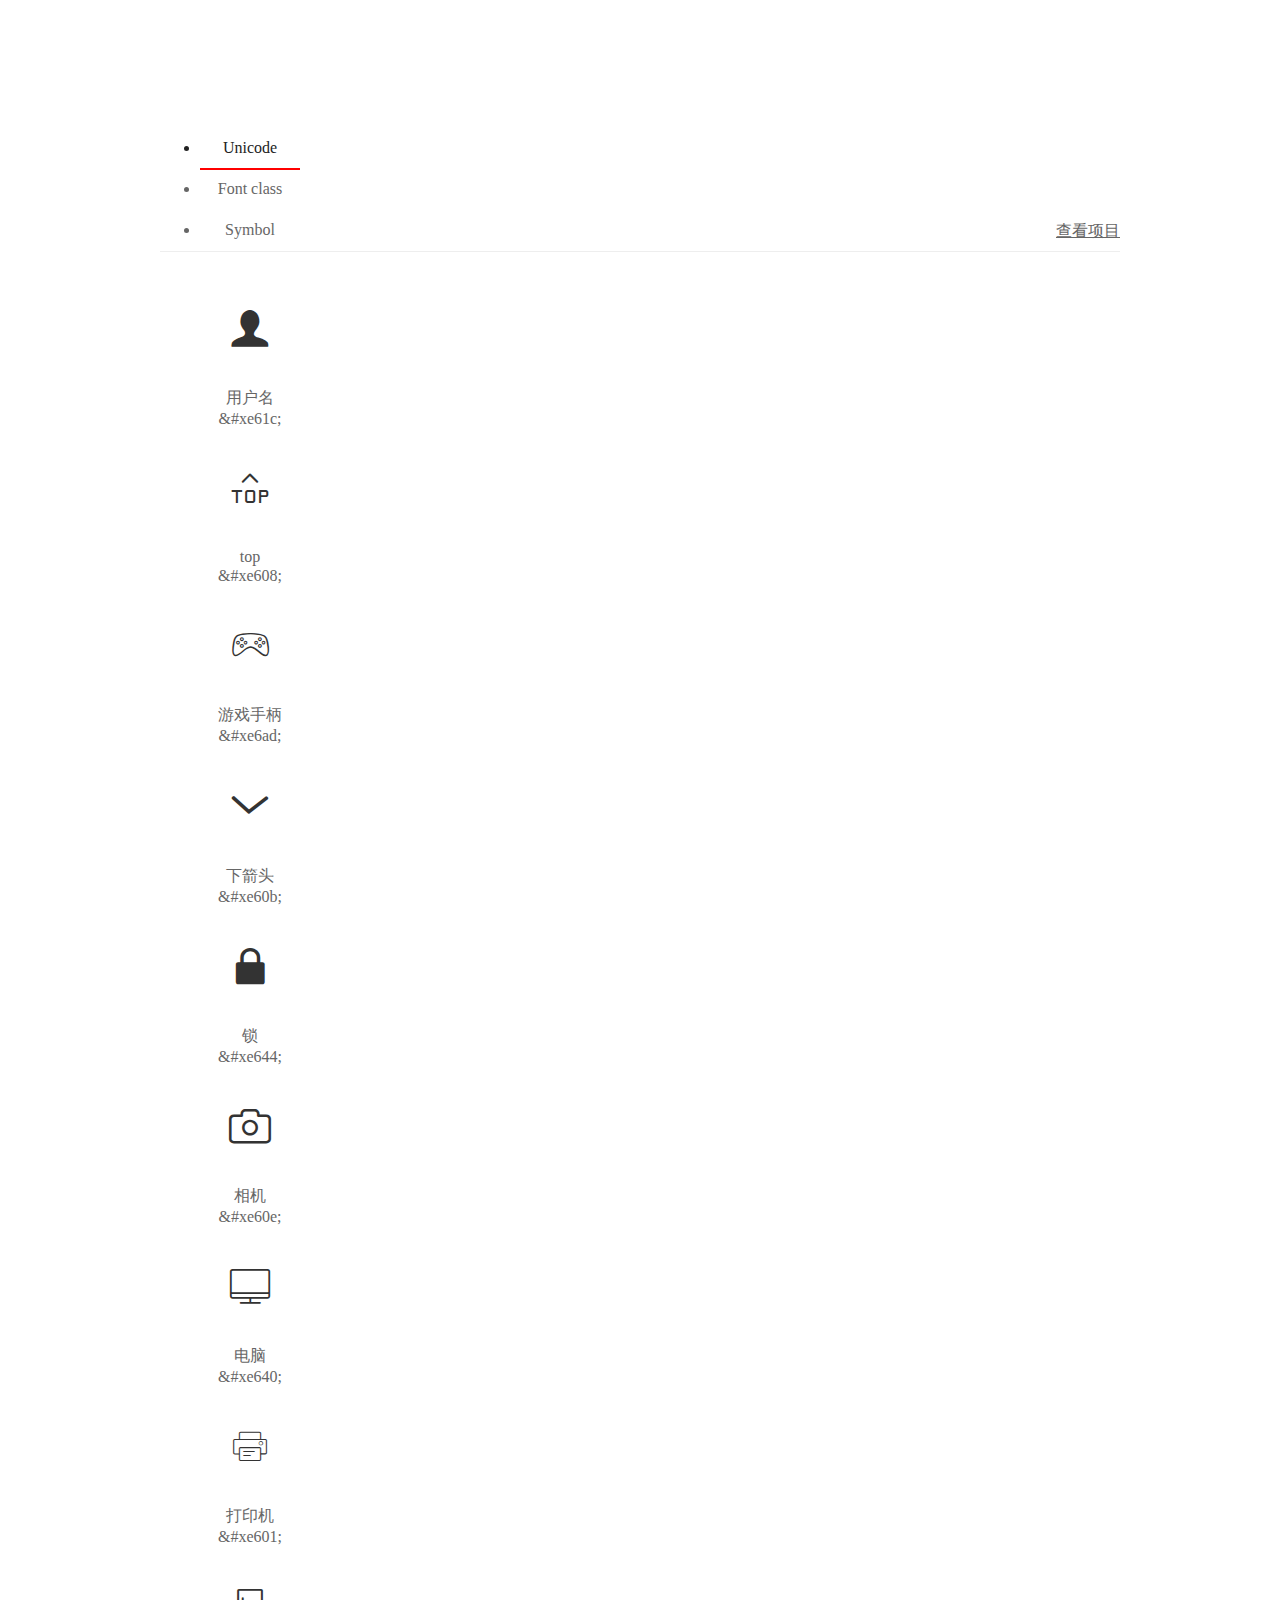
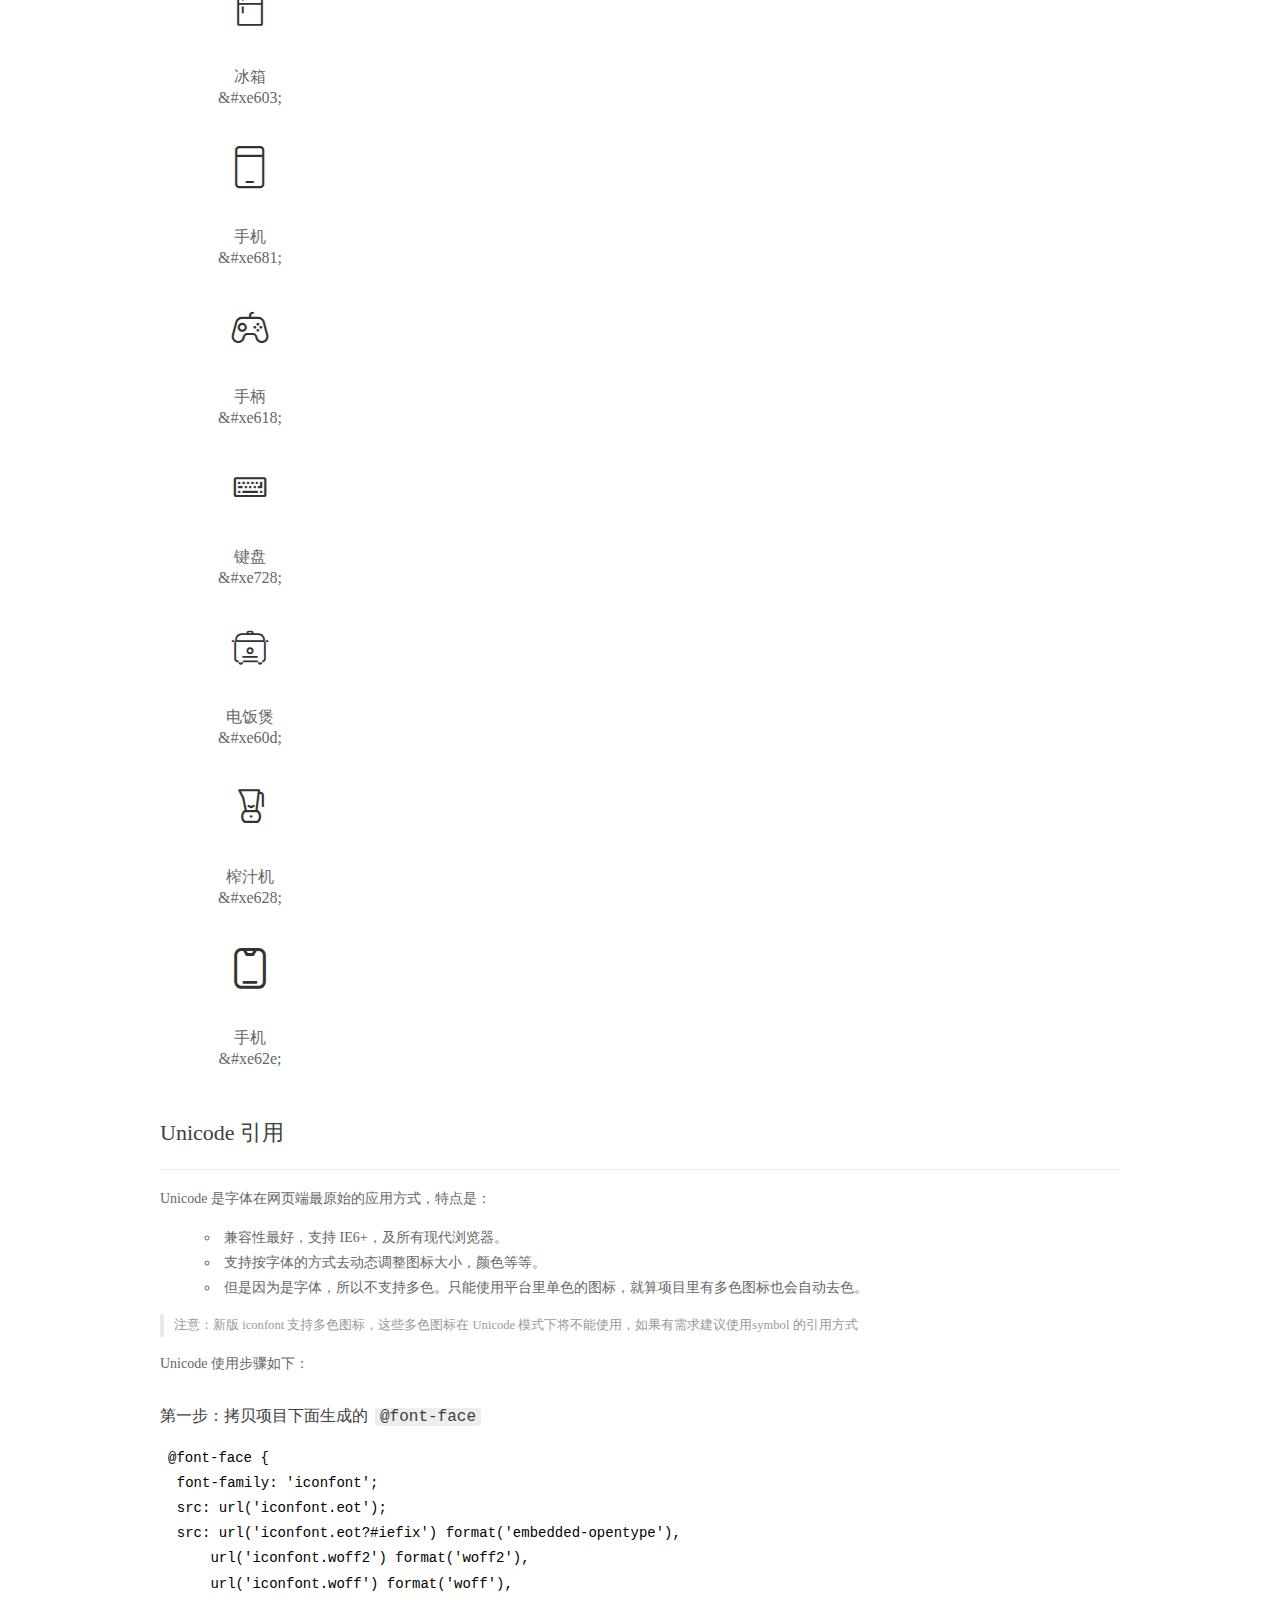
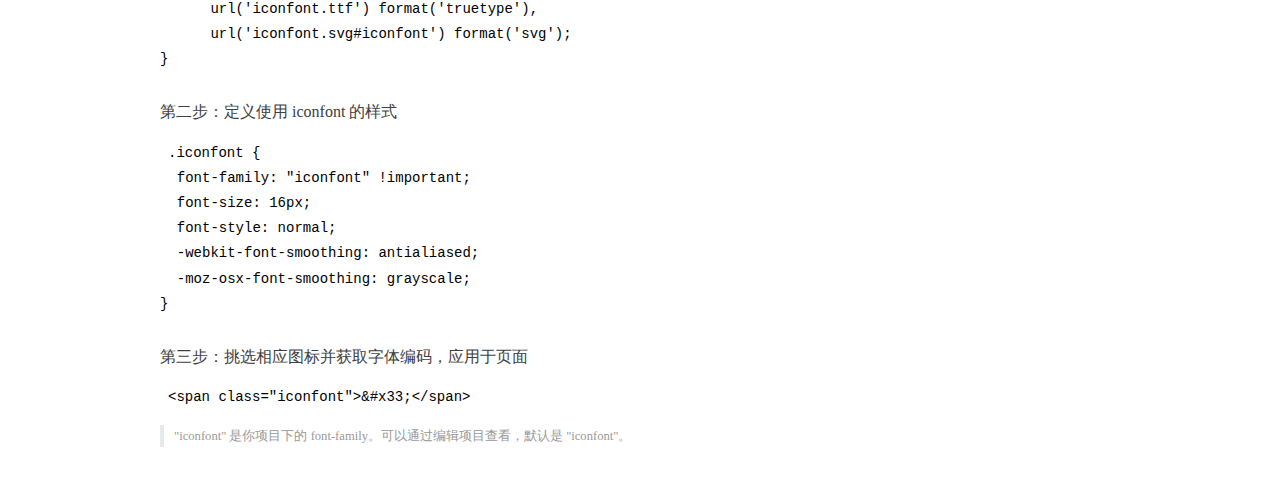
<file: zhg/libs/zttb/demo_index.html>
<!DOCTYPE html>
<html>
<head>
  <meta charset="utf-8"/>
  <title>IconFont Demo</title>
  <link rel="shortcut icon" href="https://gtms04.alicdn.com/tps/i4/TB1_oz6GVXXXXaFXpXXJDFnIXXX-64-64.ico" type="image/x-icon"/>
  <link rel="stylesheet" href="https://g.alicdn.com/thx/cube/1.3.2/cube.min.css">
  <link rel="stylesheet" href="demo.css">
  <link rel="stylesheet" href="iconfont.css">
  <script src="iconfont.js"></script>
  <!-- jQuery -->
  <script src="https://a1.alicdn.com/oss/uploads/2018/12/26/7bfddb60-08e8-11e9-9b04-53e73bb6408b.js"></script>
  <!-- 代码高亮 -->
  <script src="https://a1.alicdn.com/oss/uploads/2018/12/26/a3f714d0-08e6-11e9-8a15-ebf944d7534c.js"></script>
</head>
<body>
  <div class="main">
    <h1 class="logo"><a href="https://www.iconfont.cn/" title="iconfont 首页" target="_blank">&#xe86b;</a></h1>
    <div class="nav-tabs">
      <ul id="tabs" class="dib-box">
        <li class="dib active"><span>Unicode</span></li>
        <li class="dib"><span>Font class</span></li>
        <li class="dib"><span>Symbol</span></li>
      </ul>
      
      <a href="https://www.iconfont.cn/manage/index?manage_type=myprojects&projectId=1335313" target="_blank" class="nav-more">查看项目</a>
      
    </div>
    <div class="tab-container">
      <div class="content unicode" style="display: block;">
          <ul class="icon_lists dib-box">
          
            <li class="dib">
              <span class="icon iconfont">&#xe61c;</span>
                <div class="name">用户名</div>
                <div class="code-name">&amp;#xe61c;</div>
              </li>
          
            <li class="dib">
              <span class="icon iconfont">&#xe608;</span>
                <div class="name">top</div>
                <div class="code-name">&amp;#xe608;</div>
              </li>
          
            <li class="dib">
              <span class="icon iconfont">&#xe6ad;</span>
                <div class="name">游戏手柄</div>
                <div class="code-name">&amp;#xe6ad;</div>
              </li>
          
            <li class="dib">
              <span class="icon iconfont">&#xe60b;</span>
                <div class="name">下箭头</div>
                <div class="code-name">&amp;#xe60b;</div>
              </li>
          
            <li class="dib">
              <span class="icon iconfont">&#xe644;</span>
                <div class="name">锁</div>
                <div class="code-name">&amp;#xe644;</div>
              </li>
          
            <li class="dib">
              <span class="icon iconfont">&#xe60e;</span>
                <div class="name">相机</div>
                <div class="code-name">&amp;#xe60e;</div>
              </li>
          
            <li class="dib">
              <span class="icon iconfont">&#xe640;</span>
                <div class="name">电脑</div>
                <div class="code-name">&amp;#xe640;</div>
              </li>
          
            <li class="dib">
              <span class="icon iconfont">&#xe601;</span>
                <div class="name">打印机</div>
                <div class="code-name">&amp;#xe601;</div>
              </li>
          
            <li class="dib">
              <span class="icon iconfont">&#xe603;</span>
                <div class="name">冰箱</div>
                <div class="code-name">&amp;#xe603;</div>
              </li>
          
            <li class="dib">
              <span class="icon iconfont">&#xe681;</span>
                <div class="name">手机</div>
                <div class="code-name">&amp;#xe681;</div>
              </li>
          
            <li class="dib">
              <span class="icon iconfont">&#xe618;</span>
                <div class="name">手柄</div>
                <div class="code-name">&amp;#xe618;</div>
              </li>
          
            <li class="dib">
              <span class="icon iconfont">&#xe728;</span>
                <div class="name">键盘</div>
                <div class="code-name">&amp;#xe728;</div>
              </li>
          
            <li class="dib">
              <span class="icon iconfont">&#xe60d;</span>
                <div class="name">电饭煲</div>
                <div class="code-name">&amp;#xe60d;</div>
              </li>
          
            <li class="dib">
              <span class="icon iconfont">&#xe628;</span>
                <div class="name">榨汁机</div>
                <div class="code-name">&amp;#xe628;</div>
              </li>
          
            <li class="dib">
              <span class="icon iconfont">&#xe62e;</span>
                <div class="name">手机</div>
                <div class="code-name">&amp;#xe62e;</div>
              </li>
          
          </ul>
          <div class="article markdown">
          <h2 id="unicode-">Unicode 引用</h2>
          <hr>

          <p>Unicode 是字体在网页端最原始的应用方式，特点是：</p>
          <ul>
            <li>兼容性最好，支持 IE6+，及所有现代浏览器。</li>
            <li>支持按字体的方式去动态调整图标大小，颜色等等。</li>
            <li>但是因为是字体，所以不支持多色。只能使用平台里单色的图标，就算项目里有多色图标也会自动去色。</li>
          </ul>
          <blockquote>
            <p>注意：新版 iconfont 支持多色图标，这些多色图标在 Unicode 模式下将不能使用，如果有需求建议使用symbol 的引用方式</p>
          </blockquote>
          <p>Unicode 使用步骤如下：</p>
          <h3 id="-font-face">第一步：拷贝项目下面生成的 <code>@font-face</code></h3>
<pre><code class="language-css"
>@font-face {
  font-family: 'iconfont';
  src: url('iconfont.eot');
  src: url('iconfont.eot?#iefix') format('embedded-opentype'),
      url('iconfont.woff2') format('woff2'),
      url('iconfont.woff') format('woff'),
      url('iconfont.ttf') format('truetype'),
      url('iconfont.svg#iconfont') format('svg');
}
</code></pre>
          <h3 id="-iconfont-">第二步：定义使用 iconfont 的样式</h3>
<pre><code class="language-css"
>.iconfont {
  font-family: "iconfont" !important;
  font-size: 16px;
  font-style: normal;
  -webkit-font-smoothing: antialiased;
  -moz-osx-font-smoothing: grayscale;
}
</code></pre>
          <h3 id="-">第三步：挑选相应图标并获取字体编码，应用于页面</h3>
<pre>
<code class="language-html"
>&lt;span class="iconfont"&gt;&amp;#x33;&lt;/span&gt;
</code></pre>
          <blockquote>
            <p>"iconfont" 是你项目下的 font-family。可以通过编辑项目查看，默认是 "iconfont"。</p>
          </blockquote>
          </div>
      </div>
      <div class="content font-class">
        <ul class="icon_lists dib-box">
          
          <li class="dib">
            <span class="icon iconfont icon-tubiao211"></span>
            <div class="name">
              用户名
            </div>
            <div class="code-name">.icon-tubiao211
            </div>
          </li>
          
          <li class="dib">
            <span class="icon iconfont icon-top"></span>
            <div class="name">
              top
            </div>
            <div class="code-name">.icon-top
            </div>
          </li>
          
          <li class="dib">
            <span class="icon iconfont icon-youxishoubing"></span>
            <div class="name">
              游戏手柄
            </div>
            <div class="code-name">.icon-youxishoubing
            </div>
          </li>
          
          <li class="dib">
            <span class="icon iconfont icon-jiantou9"></span>
            <div class="name">
              下箭头
            </div>
            <div class="code-name">.icon-jiantou9
            </div>
          </li>
          
          <li class="dib">
            <span class="icon iconfont icon-suo"></span>
            <div class="name">
              锁
            </div>
            <div class="code-name">.icon-suo
            </div>
          </li>
          
          <li class="dib">
            <span class="icon iconfont icon-xiangji"></span>
            <div class="name">
              相机
            </div>
            <div class="code-name">.icon-xiangji
            </div>
          </li>
          
          <li class="dib">
            <span class="icon iconfont icon-diannao"></span>
            <div class="name">
              电脑
            </div>
            <div class="code-name">.icon-diannao
            </div>
          </li>
          
          <li class="dib">
            <span class="icon iconfont icon-dayinji"></span>
            <div class="name">
              打印机
            </div>
            <div class="code-name">.icon-dayinji
            </div>
          </li>
          
          <li class="dib">
            <span class="icon iconfont icon-bingxiang"></span>
            <div class="name">
              冰箱
            </div>
            <div class="code-name">.icon-bingxiang
            </div>
          </li>
          
          <li class="dib">
            <span class="icon iconfont icon-login_shouji"></span>
            <div class="name">
              手机
            </div>
            <div class="code-name">.icon-login_shouji
            </div>
          </li>
          
          <li class="dib">
            <span class="icon iconfont icon-shoubing"></span>
            <div class="name">
              手柄
            </div>
            <div class="code-name">.icon-shoubing
            </div>
          </li>
          
          <li class="dib">
            <span class="icon iconfont icon-jianpan"></span>
            <div class="name">
              键盘
            </div>
            <div class="code-name">.icon-jianpan
            </div>
          </li>
          
          <li class="dib">
            <span class="icon iconfont icon-dianfanbao-"></span>
            <div class="name">
              电饭煲
            </div>
            <div class="code-name">.icon-dianfanbao-
            </div>
          </li>
          
          <li class="dib">
            <span class="icon iconfont icon-caishichang-"></span>
            <div class="name">
              榨汁机
            </div>
            <div class="code-name">.icon-caishichang-
            </div>
          </li>
          
          <li class="dib">
            <span class="icon iconfont icon-shouji"></span>
            <div class="name">
              手机
            </div>
            <div class="code-name">.icon-shouji
            </div>
          </li>
          
        </ul>
        <div class="article markdown">
        <h2 id="font-class-">font-class 引用</h2>
        <hr>

        <p>font-class 是 Unicode 使用方式的一种变种，主要是解决 Unicode 书写不直观，语意不明确的问题。</p>
        <p>与 Unicode 使用方式相比，具有如下特点：</p>
        <ul>
          <li>兼容性良好，支持 IE8+，及所有现代浏览器。</li>
          <li>相比于 Unicode 语意明确，书写更直观。可以很容易分辨这个 icon 是什么。</li>
          <li>因为使用 class 来定义图标，所以当要替换图标时，只需要修改 class 里面的 Unicode 引用。</li>
          <li>不过因为本质上还是使用的字体，所以多色图标还是不支持的。</li>
        </ul>
        <p>使用步骤如下：</p>
        <h3 id="-fontclass-">第一步：引入项目下面生成的 fontclass 代码：</h3>
<pre><code class="language-html">&lt;link rel="stylesheet" href="./iconfont.css"&gt;
</code></pre>
        <h3 id="-">第二步：挑选相应图标并获取类名，应用于页面：</h3>
<pre><code class="language-html">&lt;span class="iconfont icon-xxx"&gt;&lt;/span&gt;
</code></pre>
        <blockquote>
          <p>"
            iconfont" 是你项目下的 font-family。可以通过编辑项目查看，默认是 "iconfont"。</p>
        </blockquote>
      </div>
      </div>
      <div class="content symbol">
          <ul class="icon_lists dib-box">
          
            <li class="dib">
                <svg class="icon svg-icon" aria-hidden="true">
                  <use xlink:href="#icon-tubiao211"></use>
                </svg>
                <div class="name">用户名</div>
                <div class="code-name">#icon-tubiao211</div>
            </li>
          
            <li class="dib">
                <svg class="icon svg-icon" aria-hidden="true">
                  <use xlink:href="#icon-top"></use>
                </svg>
                <div class="name">top</div>
                <div class="code-name">#icon-top</div>
            </li>
          
            <li class="dib">
                <svg class="icon svg-icon" aria-hidden="true">
                  <use xlink:href="#icon-youxishoubing"></use>
                </svg>
                <div class="name">游戏手柄</div>
                <div class="code-name">#icon-youxishoubing</div>
            </li>
          
            <li class="dib">
                <svg class="icon svg-icon" aria-hidden="true">
                  <use xlink:href="#icon-jiantou9"></use>
                </svg>
                <div class="name">下箭头</div>
                <div class="code-name">#icon-jiantou9</div>
            </li>
          
            <li class="dib">
                <svg class="icon svg-icon" aria-hidden="true">
                  <use xlink:href="#icon-suo"></use>
                </svg>
                <div class="name">锁</div>
                <div class="code-name">#icon-suo</div>
            </li>
          
            <li class="dib">
                <svg class="icon svg-icon" aria-hidden="true">
                  <use xlink:href="#icon-xiangji"></use>
                </svg>
                <div class="name">相机</div>
                <div class="code-name">#icon-xiangji</div>
            </li>
          
            <li class="dib">
                <svg class="icon svg-icon" aria-hidden="true">
                  <use xlink:href="#icon-diannao"></use>
                </svg>
                <div class="name">电脑</div>
                <div class="code-name">#icon-diannao</div>
            </li>
          
            <li class="dib">
                <svg class="icon svg-icon" aria-hidden="true">
                  <use xlink:href="#icon-dayinji"></use>
                </svg>
                <div class="name">打印机</div>
                <div class="code-name">#icon-dayinji</div>
            </li>
          
            <li class="dib">
                <svg class="icon svg-icon" aria-hidden="true">
                  <use xlink:href="#icon-bingxiang"></use>
                </svg>
                <div class="name">冰箱</div>
                <div class="code-name">#icon-bingxiang</div>
            </li>
          
            <li class="dib">
                <svg class="icon svg-icon" aria-hidden="true">
                  <use xlink:href="#icon-login_shouji"></use>
                </svg>
                <div class="name">手机</div>
                <div class="code-name">#icon-login_shouji</div>
            </li>
          
            <li class="dib">
                <svg class="icon svg-icon" aria-hidden="true">
                  <use xlink:href="#icon-shoubing"></use>
                </svg>
                <div class="name">手柄</div>
                <div class="code-name">#icon-shoubing</div>
            </li>
          
            <li class="dib">
                <svg class="icon svg-icon" aria-hidden="true">
                  <use xlink:href="#icon-jianpan"></use>
                </svg>
                <div class="name">键盘</div>
                <div class="code-name">#icon-jianpan</div>
            </li>
          
            <li class="dib">
                <svg class="icon svg-icon" aria-hidden="true">
                  <use xlink:href="#icon-dianfanbao-"></use>
                </svg>
                <div class="name">电饭煲</div>
                <div class="code-name">#icon-dianfanbao-</div>
            </li>
          
            <li class="dib">
                <svg class="icon svg-icon" aria-hidden="true">
                  <use xlink:href="#icon-caishichang-"></use>
                </svg>
                <div class="name">榨汁机</div>
                <div class="code-name">#icon-caishichang-</div>
            </li>
          
            <li class="dib">
                <svg class="icon svg-icon" aria-hidden="true">
                  <use xlink:href="#icon-shouji"></use>
                </svg>
                <div class="name">手机</div>
                <div class="code-name">#icon-shouji</div>
            </li>
          
          </ul>
          <div class="article markdown">
          <h2 id="symbol-">Symbol 引用</h2>
          <hr>

          <p>这是一种全新的使用方式，应该说这才是未来的主流，也是平台目前推荐的用法。相关介绍可以参考这篇<a href="">文章</a>
            这种用法其实是做了一个 SVG 的集合，与另外两种相比具有如下特点：</p>
          <ul>
            <li>支持多色图标了，不再受单色限制。</li>
            <li>通过一些技巧，支持像字体那样，通过 <code>font-size</code>, <code>color</code> 来调整样式。</li>
            <li>兼容性较差，支持 IE9+，及现代浏览器。</li>
            <li>浏览器渲染 SVG 的性能一般，还不如 png。</li>
          </ul>
          <p>使用步骤如下：</p>
          <h3 id="-symbol-">第一步：引入项目下面生成的 symbol 代码：</h3>
<pre><code class="language-html">&lt;script src="./iconfont.js"&gt;&lt;/script&gt;
</code></pre>
          <h3 id="-css-">第二步：加入通用 CSS 代码（引入一次就行）：</h3>
<pre><code class="language-html">&lt;style&gt;
.icon {
  width: 1em;
  height: 1em;
  vertical-align: -0.15em;
  fill: currentColor;
  overflow: hidden;
}
&lt;/style&gt;
</code></pre>
          <h3 id="-">第三步：挑选相应图标并获取类名，应用于页面：</h3>
<pre><code class="language-html">&lt;svg class="icon" aria-hidden="true"&gt;
  &lt;use xlink:href="#icon-xxx"&gt;&lt;/use&gt;
&lt;/svg&gt;
</code></pre>
          </div>
      </div>

    </div>
  </div>
  <script>
  $(document).ready(function () {
      $('.tab-container .content:first').show()

      $('#tabs li').click(function (e) {
        var tabContent = $('.tab-container .content')
        var index = $(this).index()

        if ($(this).hasClass('active')) {
          return
        } else {
          $('#tabs li').removeClass('active')
          $(this).addClass('active')

          tabContent.hide().eq(index).fadeIn()
        }
      })
    })
  </script>
</body>
</html>
</file>
<file: one/css/ydy.css>
@charset "utf-8";
/* CSS Document */

body,ol,ul,h1,h2,h3,h4,h5,h6,p,th,td,dl,dd,form,fieldset,legend,input,textarea,select,td{margin:0;padding:0;}
body{font:12px  "宋体"; word-wrap:break-word;}
a,u,s,del{color:#666;text-decoration:none} 
fieldset ,a img,.bor0 {border:0;}
i,em,b{font-style:normal;font-weight:100;}
li{list-style:none;}
img{vertical-align:middle;}
table{border-collapse:collapse;}
textarea{resize:none;}
input{outline:none;}
.ind2{text-indent:2em;}


/*溢出隐藏出现省略号*/
.over{overflow:hidden;text-overflow:ellipsis;white-space:nowrap;}

/*图片水平垂直居中*/
.valign{text-align:center;}
.valign img{vertical-align:middle;}
.valign:after{content:"";display:inline-block;vertical-align:middle;height:100%;}

/*解决margin-top向上传递问题*/
.clear:before{content:"";display:table;}
/*清除浮动*/
.clear:after{content:"";clear:both;display:block;}
</file>
<file: one/css/index.css>
body{
    background: #f3f3f3;
    font-family: "微软雅黑";
}
/* 版心 */
/* ----------------------------------------------- */
.margin{
    width:1200px;
    margin: 0 auto;
}
/* 右边栏 */
/* ----------------------------------------------- */
.rightNav{
    width:44px;
    height: 100%;
    border-right: 1px solid #909090;
    border-left: 1px solid #909090;
    background: #000;
    position: fixed;
    right: 0;
    top:0;
    text-align: center;
    z-index: 999;
}
.rightNav ul{
    width:100%;
    text-align: center;
}

.rightNav ul li{
    text-align: center;    
}
.rightNav ul li a{
    display: block;
    width: 20px;
    color:#fff;
    font-size: 16px;
    text-align: center;
    margin: 0 auto;
    padding: 10px 0;
    border-bottom:1px solid rgb(114, 38, 38);
}
.rightNav ul li i{
    display: block;
    width:30px;
    height: 15px;
    border-radius: 8px;
    background: orangered;
    margin: 0 auto;
    color: #fff
}
.rightNav ul li:hover{
    background: #00bbd7;
}
/* 顶部导航 */
/* ----------------------------------------------- */
.topNav{
    width: 100%;
    height:44px;
    position: relative;
    top: 0;
    left: 0;
    background: #f0f0f0;
    color: #666666;
    font: 14px/44px "";
}
.i1{
    float: left;
    width:24px;
    height:44px;
    background: url("../images/x1.png") no-repeat center;
    
}
.topNav span{
    padding-left: 10px;
    float: left;
}
.topNav ul{
    float: right;
}
.topNav ul li{
    float: left;
    padding: 0 10px;
}

.topNav ul li i{
    color:orange;
    font-weight: bold;
}
/* LOGO+搜索 */
/* -------------------------------------------------------- */
.logoNav{
    height: 70px;
    padding: 30px 0 20px 0;
    background: #fff;
}
.logo{
    float: left;
    padding-right: 56px;
    
}
.btna{
    float: left;
    border: 1px solid #cccccc;
}
.btna i{
    float: left;
    width: 40px;
    height:40px;
    background: url("../images/x2.png") no-repeat center;
}
#sousuo{
    width: 600px;
    height: 40px;
    border: none;
}
.btns{
    float: right;
    
}
.btns input{
    border: none;
    font-size: 16px;
    color:#fff;
    cursor: pointer;
    margin-right: 10px;
}
#btn{
    width:128px;
    height: 42px;
    background: #00bbd7;
    float: left;
    border: none;
    font-size: 16px;
    color:#fff;
    cursor: pointer;
}
#login{
    float: left;
    width:65px;
    height: 42px;
    background: #fc3538;   
}
#zhuce{
    width:63px;
    height: 42px;
    border: 1px solid #ccc;
    background: #fff;
    color: #616161;
    float: left;
}
#shop{
    float: right;
    width:42px;
    height: 42px;
    border: 1px solid #ccc;
    background: url("../images/x3.png") no-repeat center;
}
.hots{
    float: left;
    line-height: 25px;
    color: #666666;
}
.hots a{
    color: #959595;
    font-size: 12px;    
}
.fg{
    color: #959595;
}
/* 导航条 */
/* ----------------------------------------------- */
.nav{
    height:40px;
    background: #33353d;

}
.navdw{
    position: relative;
}
.navbox{
    float: left;
    width: 200px;
}
.navbox span{
    font-size: 14px;
    font-weight: bold;
    width: 150px;
    line-height: 40px;
    color: #fff;
    display: inline-block;
    background: #191a1e;
    padding: 0 20px 0 30px;
}
.navbox span i{
    float: right;
    color:#00BBD7;
}
.navbox ul{
    display: none;
    position: absolute;
    left: 0;
    border-top:1px solid #d7d7d9;
    border-bottom: 1px solid #d7d7d9;
    z-index: 999;
}
.navbox ul li{
    width:170px;
    height: 42px;
    font: 15px / 42px "";
    color: #333;
    display: block;
    background: #d7d7d9;
    padding: 0 10px 0 20px;
}
.navbox ul li .lb1{
    float: left;
}

.navbox ul li .lb1 i{
    float: left;
    width: 40px;
    height: 40px;
    font-size: 22px;
    color: #333;
}
.lb1 .lbimg2{
    display: none;
}
.navbox2 ul{
    float: left;
}
.navbox2 ul li{
    float: left;
}
.navbox2 ul li a{
    line-height: 40px;
    color: white;
    display: block;
    padding: 0 20px;
    font-size: 14px;
}
.navbox ul li .nav_b{
    display: none;
    position: absolute;
    top: -1px;
    left: 200px;
    width: 754px;
    height: 370px;
    background-color: white;
    border-right: 1px solid #c1c1c1;
    padding: 10px 10px 0 10px;
}
.navbox2 ul li:nth-child(1) a{
    background: #00BBD7;
}
.nav_b .imgbox{
    padding-left: 10px;
    float: left;
}
.nav_b img{
    width: 202px;
    padding-right: 35px;
}
.nav_b3 div{
    float: left;
    padding-left: 20px;
    height: 280px;
}
.nav_b3 div h4{
    width: 210px;
    
    line-height: 31px;
    border-bottom: 1px solid #ccc;
}
.nav_b3 div h4 a{
    color: #000;
}
.nav_b3 div p{
    width: 210px;
    line-height: 30px;
    
}

.ban{
    width: 100%;
    height: 380px;
    overflow: hidden;
    position: relative;
}
.imgbox div{
    height: 380px;
    width: 100%;
    position: absolute;
    left: 100%;
    
}
.imgbox div:nth-child(1){
    left: 0;
}
.b1{
    background: url("../images/b1.jpg") center;
}
.b2{
    background: url("../images/b2.jpg") center;
}
.b3{
    background: url("../images/b3.jpg") center;
}
.b4{
    background: url("../images/b4.jpg") center;
}
.b5{
    background: url("../images/b5.jpg") center;
}
.b6{
    background: url("../images/b6.jpg") center;
}
.b7{
    background: url("../images/b7.jpg") center;
}
.b8{
    background: url("../images/b8.jpg") center;
}
.imgbtns{
    position: relative;
    height: 380px;
}

.imgbtns input{
    width:20px;
    height:50px;
    border:none
    ;background:#919191;
    position: absolute;
    top:50%;
    margin-top:-25px;
}
#left{
    left:-50px;
    background: url("../images/btn3.png")
}
#right{
    right:-50px;
    background: url("../images/btn4.png")
}
.goods{
    padding:20px 0 80px 0; 
}
.goodsbox1,.goodsbox2{
    border-bottom:1px solid #e8e8e8;
}
.goods_b p{
    float: left;
    line-height: 25px;
    color: #919191;
    border-bottom: 1px solid #9c9c9c;
}
.goods_d2{
    float: right;
}
.goods_d2 a{
    font-size: 14px;
    line-height: 22px;
    padding-left: 40px;
}
.goodsList{
    padding: 10px;
}
.goodsList ul{
    width: 1212px;
}
.goodsList ul li{
    width: 290px;
    height: 350px;
    background-color: #fff;
    padding-top: 20px;
    float: left;
    margin-right: 13px;
}
.goods_z{
    height: 10px;
    clear: both;
}


.goodsList ul li div{
    padding: 0 10px;
    width: 270px;
    text-align: center;
}
.goodsList ul li img{
    width: 215px;
    height:215px;
    padding-bottom:10px;
}
.goodsList ul li h4{
    width: 100%;
    clear: both;
    font-size: 14px;
    color: #313131;
    font-weight: 400;
    text-align: left;
    height: 39px;
    padding-top:10px;    
}
.goodsList ul li p{
    text-align: left;
    font-size: 13px;
    color: #aeaeae;
    padding-top: 5px;
    height: 20px;
}
.goodsList ul li em{
    display: block;
    color: #fc3538;
    font-size: 14px;
    line-height: 20px;
    text-align: left;
    font-weight: 600;
    padding-top: 10px;
}
.goodsbox3,.goodsbox4,.goodsbox5{
    padding-top:30px;
}
.tt{
    height:1px;
    background: #e8e8e8
}
.fxbox_l{
    width:600px;
    float: left;
}
.fxbox .fxbox_l img{
    display: block;
    float: left;
}
.fxbox_l img:nth-child(1){
    padding-bottom:10px;
}
.fxbox_l i{
    float: left;
    height: 230px;
    width: 10px;
}
.fxbox_r{
    width:590px;
    padding-left: 10px;
    float: right;
}
.fxbox_r i{
    float: left;
    height: 191px;
    width: 9px;
}
.fxbox .fxbox_r img{
    display: block;
    float: left;
}
.fxbox_r a:nth-child(4) img{
    padding: 10px 0 9px 0;
}
.fxbox img{
    padding-top:10px; 
}
/* 重复代码 */

.mbox_l{
    width:600px;
    float: left;
    
}
.mbox .mbox_l img{
    display: block;
    float: left;
}
.mbox_l img:nth-child(1){
    padding-bottom:10px;
}
.mbox_l i{
    float: left;
    height: 230px;
    width: 10px;
}
.mbox_r{
    width:590px;
    padding-left: 10px;
    float: right;
}
.mbox_r i{
    float: left;
    height: 191px;
    width: 10px;
}
.mbox .mbox_r a img{
    display: block;
    float: left;
}
.mbox_r a:nth-child(4) img{
    padding: 10px 0 9px 0;
    
} 
.mbox img{
    padding-top:10px; 
}
/* 重复代码box5 */
/* ------------------------------------------------------- */
.jbox_l{
    width:600px;
    float: left;
}
.jbox .jbox_l img{
    display: block;
    float: left;
}
.jbox_l img:nth-child(1){
    padding-bottom:10px;
}
.jbox_l i{
    float: left;
    height: 230px;
    width: 10px;
}
.jbox_r{
    width:590px;
    padding-left: 10px;
    float: right;
}
.jbox_r i{
    float: left;
    height: 191px;
    width: 10px;
}
.jbox .jbox_r a img{
    display: block;
    float: left;
}
.jbox_r a:nth-child(4) img{
    padding: 10px 0 9px 0;
    
} 
.jbox img{
    padding-top:10px; 
}
/* 味 */
/* ------------------------------------------------------ */
.wbox img{
    padding: 10px 0;
}
.wbox .wbox_l{
    width: 585px;
    float: left;
    padding-right: 15px;
}
.wbox .wbox_r{
    width: 585px;
    float: right;
    padding-left: 15px;
}
/* 特价 */
/* -------------------------------------------------- */
.goods_d2 input{
    width: 30px;
    height: 25px;
    border: none;
}
#tjbtn1{
    background: url("../images/btn1.jpg")
}
#tjbtn2{
    background: url("../images/btn2.jpg")
}
.goodsbox6 ul{
    width: 1210px;
}
.goodsbox6 ul li{
    width: 232px;
    height: 320px;
    margin-right: 10px;
    background: #fff;
    text-align: center;
    padding-top:20px;
    float: left;
}
.tjgoods img{
    width: 215px;
    height: 215px;
    padding-bottom: 10px;
}
.tjgoods h4{
    width: 100%;
    clear: both;
    font-size: 14px;
    color: #313131;
    font-weight: 400;
    overflow: hidden;
    text-align: center;
    height: 39px;    
}
.price{
    color: #fc3538;
    font-size: 14px;
    line-height: 20px;
    text-align: left;
    font-weight: 600;
    margin-top: 10px;
    float: left;
}
.tjgoods span{
    color: #999;
    font-size: 12px;
    float: left;
    margin-left: 12px;
    line-height: 20px;
    margin-top: 10px;
    text-decoration: line-through;
}
/* 底部vip */
/* -------------------------------------------------- */
.bvip{
    background-color: #eff1f0;
    height: 100px;
    line-height: 100px;
    font-size: 16px;
    color: #313131;
    font-weight: 100;
}
.vipbox{
    width: 215px;
    float: left;
}
.vipbox img{
    float: left;
    padding: 30px 0 0 40px;;
}
.vipbox span{
    float: left;
    padding-left: 20px;
}
/* 服务热线 */
.hot{
    padding-top: 10px;
    background: #fff;
}

.hotbox{
    padding: 20px 0;
    width: 25%;
    float: left;
}
.hotbox h3{
    color: #313131;
    font-size: 14px;
    font-weight: 600;
    text-align: left;
    padding-bottom: 20px;
    padding-left: 15px;
}
.hotbox .hot_p img{
    float: left;
    padding: 8px 5px 7px 15px;
    width: 12px;
    height: 12px;
}
.hotbox .hot_p p{
    font-size: 14px;
    display: inline-block;
    text-align: left;
    line-height: 30px;
}
/* 底部 */
.fotter_b{
    background: #fff;
    clear: both;
}
.fotter_b .bj{
    background: url("../images/bj.png") no-repeat center right;
    border-top: 1px solid #ccc;
    border-bottom: 1px solid #ccc;
    /* height: 327px; */
    
}
.fotter_b .fotbox{
    width: 190px;
    float: left;
    text-align: left;
    overflow: hidden;
    padding: 10px 0px 10px 15px;
    
}
.fotter_b .fotbox h3{
    font-size: 14px;
    color: #313131;
    font-weight: 600;
    line-height: 40px;
}
.fotter_b .fotbox p{
    font-size: 12px;
    color: #707070;
    width: 100%;
    clear: both;
    line-height: 40px;
}
.fotter_b .fotbox div{
    font-size: 12px;
    color: #707070;
    width: 100%;
    clear: both;
    line-height: 40px;
    font-weight: 600;
}
.fotter_b .fotbox1{
    width: 350px;
    height: 220px;
    float: right;
}
.fotter_b .fotbox1 h3{
    font-size: 14px;
    color: #313131;
    font-weight: 600;
    line-height: 40px;
}
.fotter_b .fotbox1 p{
    text-align: left;
    color: #313131;
    line-height: 24px;
}
.fotter_b .fotbox1 .fot_p{
    width: 210px;
}
.fotter_b .fotbox1 .fot_p p{
    width: 100px;
    float: left;
    line-height: 30px;
}
.fotter_b .fotbox2{
    float: left;
    padding-left: 10px;
}
.fotter_b .fotbox2 h3{
    font-size: 14px;
    color: #313131;
    font-weight: 600;
    line-height: 40px;
}
.fotter_b .fotbox2 div p{
    float: left;
    line-height: 24px;
    padding-right: 10px;
}
.info{
    padding: 20px 0;
    background: #fff;
    text-align: center;
}
.end{
    background: #fff;
    /* text-align: center; */
    padding-bottom: 40px;
}
.end1{
    margin: 0 auto;
    width: 715px;
    position: relative;
}
.endbox{
    float: left;
    line-height: 53px;
    padding-right: 30px;
}
.endbox a img{
    padding: 14px 5px 5px 20px;
    float: left;
    
}
.endbox a span{
    float: left;
}
.end1 i{
    width: 1px;
    height: 40px;
    background: #ccc;
    position: absolute;
    top:10px;
}


/* 背景框 */
.bg{
    background:url("../images/login1.jpg");
    
}
.login{
    position: relative;
    height: 600px;
}
.login .loginbox{
    width: 350px;
    height: 450px;
    background: #fff;
    position: absolute;
    top:100px;
    right: 42px;
    z-index: 998;
}
</file>
<file: zhg/css/ydy.css>
@charset "utf-8";
/* CSS Document */

body,ol,ul,h1,h2,h3,h4,h5,h6,p,th,td,dl,dd,form,fieldset,legend,input,textarea,select,td{margin:0;padding:0;}
body{font:12px  "宋体"; word-wrap:break-word;}
a,u,s,del{color:#666;text-decoration:none} 
fieldset ,a img,.bor0 {border:0;}
i,em,b{font-style:normal;font-weight:100;}
li{list-style:none;}
img{vertical-align:middle;}
table{border-collapse:collapse;}
textarea{resize:none;}
input{outline:none;}
.ind2{text-indent:2em;}


/*溢出隐藏出现省略号*/
.over{overflow:hidden;text-overflow:ellipsis;white-space:nowrap;}

/*图片水平垂直居中*/
.valign{text-align:center;}
.valign img{vertical-align:middle;}
.valign:after{content:"";display:inline-block;vertical-align:middle;height:100%;}

/*解决margin-top向上传递问题*/
.clear:before{content:"";display:table;}
/*清除浮动*/
.clear:after{content:"";clear:both;display:block;}
</file>
<file: zhg/css/index.css>
body{
    background: #f3f3f3;
    font-family: "微软雅黑";
    /* overflow-x: hidden; */
}
/* 版心 */
/* ----------------------------------------------- */
.margin{
    width:1200px;
    margin: 0 auto;
}

/* 楼层 */

.lc{
    position: fixed;
    top:25%;
    margin-left: -50px;
    z-index: 999;
    display: none;
}
.lc div{
    width: 40px;
    height: 40px;
    color: #fff;
    text-align: center;
    line-height: 40px;
    background-color: #626262;
    margin-bottom: 2px;
}
.lc div:hover{
    background: #00BBD7;
}
.lc div:nth-child(8) i{
    font-size: 18px;
}
.lc div:nth-child(3){
    background: #00BBD7
}
/* 右边栏 */
/* ----------------------------------------------- */
.rightNav{
    width:44px;
    height: 100%;
    border-right: 1px solid #909090;
    border-left: 1px solid #909090;
    background: #000;
    position: fixed;
    right: 0;
    top:0;
    text-align: center;
    z-index: 999;
}
.rightNav ul{
    width:100%;
    text-align: center;
}

.rightNav ul li{
    text-align: center;    
}
.rightNav ul li a{
    display: block;
    width: 20px;
    color:#fff;
    font-size: 16px;
    text-align: center;
    margin: 0 auto;
    padding: 10px 0;
    border-bottom:1px solid rgb(114, 38, 38);
}
.rightNav ul li i{
    display: block;
    width:30px;
    height: 15px;
    border-radius: 8px;
    background: orangered;
    margin: 0 auto;
    color: #fff
}
.rightNav ul li:hover{
    background: #00bbd7;
}
/* 顶部导航 */
/* ----------------------------------------------- */
.topNav{
    width: 100%;
    height:44px;
    position: relative;
    top: 0;
    left: 0;
    background: #f0f0f0;
    color: #666666;
    font: 14px/44px "";
}
.i1{
    float: left;
    width:24px;
    height:44px;
    background: url("../images/x1.png") no-repeat center;
    
}
.topNav span{
    padding-left: 10px;
    float: left;
}
.topNav ul{
    float: right;
}
.topNav ul li{
    float: left;
    padding: 0 10px;
}

.topNav ul li i{
    color:orange;
    font-weight: bold;
}
/* LOGO+搜索 */
/* -------------------------------------------------------- */
.logoNav{
    height: 70px;
    padding: 30px 0 20px 0;
    background: #fff;
}
.logo{
    float: left;
    padding-right: 56px;
    
}
.btna{
    float: left;
    border: 1px solid #cccccc;
}
.btna i{
    float: left;
    width: 40px;
    height:40px;
    background: url("../images/x2.png") no-repeat center;
}
#sousuo{
    width: 600px;
    height: 40px;
    border: none;
}
.btns{
    float: right;
}
.btns .p1{
    float: left;
}
.btns .p2{
    float: left;
    width: 180px;
    height: 42px;
    line-height: 21px;
    background: #ccc;
    text-align: center;
}
.btns .p1 a{
    float: left;
    width: 65px;
    height: 40px;
    font-size: 16px;
    color:#fff;
    background: #fc3538;
    margin-right: 10px;
    text-align: center;
    line-height: 40px;
}
.btns a:nth-child(2){
    width: 63px;
    height:38px;
    border: 1px solid #ccc;
    background: #fff;
    color: #616161;
}

#btn{
    width:128px;
    height: 42px;
    background: #00bbd7;
    float: left;
    border: none;
    font-size: 16px;
    color:#fff;
    cursor: pointer;
}

#shop{
    float: right;
    width:42px;
    height: 42px;
    border: 1px solid #ccc;
    background: url("../images/x3.png") no-repeat center;
}
.hots{
    float: left;
    line-height: 25px;
    color: #666666;
}
.hots a{
    color: #959595;
    font-size: 12px;    
}
.fg{
    color: #959595;
}
/* 导航条 */
/* ----------------------------------------------- */
.nav{
    height:40px;
    background: #33353d;

}
.navdw{
    position: relative;
}
.navbox{
    float: left;
    width: 200px;
}
.navbox span{
    font-size: 14px;
    font-weight: bold;
    width: 150px;
    line-height: 40px;
    color: #fff;
    display: inline-block;
    background: #191a1e;
    padding: 0 20px 0 30px;
}
.navbox span i{
    float: right;
    color:#00BBD7;
}
.navbox ul{
    display: none;
    position: absolute;
    left: 0;
    border-top:1px solid #d7d7d9;
    border-bottom: 1px solid #d7d7d9;
    z-index: 999;
}
.navbox ul li{
    width:170px;
    height: 42px;
    font: 15px / 42px "";
    color: #333;
    display: block;
    background: #d7d7d9;
    padding: 0 10px 0 20px;
}
.navbox ul li .lb1{
    float: left;
}

.navbox ul li .lb1 i{
    float: left;
    width: 40px;
    height: 40px;
    font-size: 22px;
    color: #333;
}
.lb1 .lbimg2{
    display: none;
}
.navbox2 ul{
    float: left;
}
.navbox2 ul li{
    float: left;
}
.navbox2 ul li a{
    line-height: 40px;
    color: white;
    display: block;
    padding: 0 20px;
    font-size: 14px;
}
.navbox ul li .nav_b{
    display: none;
    position: absolute;
    top: -1px;
    left: 200px;
    width: 754px;
    height: 370px;
    background-color: white;
    border-right: 1px solid #c1c1c1;
    padding: 10px 10px 0 10px;
}
.navbox2 ul li:nth-child(1) a{
    background: #00BBD7;
}
.nav_b .imgbox{
    padding-left: 10px;
    float: left;
}
.nav_b img{
    width: 202px;
    padding-right: 35px;
}
.nav_b3 div{
    float: left;
    padding-left: 20px;
    height: 280px;
}
.nav_b3 div h4{
    width: 210px;
    
    line-height: 31px;
    border-bottom: 1px solid #ccc;
}
.nav_b3 div h4 a{
    color: #000;
}
.nav_b3 div p{
    width: 210px;
    line-height: 30px;
    
}

.ban{
    width: 100%;
    height: 380px;
    overflow: hidden;
    position: relative;
}
.imgbox div{
    height: 380px;
    width: 100%;
    position: absolute;
    left: 100%;
    
}
.imgbox div:nth-child(1){
    left: 0;
}
.b1{
    background: url("../images/b1.jpg") center;
}
.b2{
    background: url("../images/b2.jpg") center;
}
.b3{
    background: url("../images/b3.jpg") center;
}
.b4{
    background: url("../images/b4.jpg") center;
}
.b5{
    background: url("../images/b5.jpg") center;
}
.b6{
    background: url("../images/b6.jpg") center;
}
.b7{
    background: url("../images/b7.jpg") center;
}
.b8{
    background: url("../images/b8.jpg") center;
}
.imgbtns{
    position: relative;
    height: 380px;
}

.imgbtns input{
    width:20px;
    height:50px;
    border:none;
    background:#919191;
    position: absolute;
    top:50%;
    margin-top:-25px;
}
#left{
    left:-50px;
    background: url("../images/btn3.png")
}
#right{
    right:-50px;
    background: url("../images/btn4.png")
}
.goods{
    padding:20px 0 80px 0; 
}
.goodsbox1,.goodsbox2{
    border-bottom:1px solid #e8e8e8;
}
.goods_b p{
    float: left;
    line-height: 25px;
    color: #919191;
    border-bottom: 1px solid #9c9c9c;
}
.goods_d2{
    float: right;
}
.goods_d2 a{
    font-size: 14px;
    line-height: 22px;
    padding-left: 40px;
}
.goodsList{
    padding: 10px;
}

.goodsList ul{
    width: 1212px;
}
.goodsList ul li{
    width: 290px;
    height: 350px;
    background-color: #fff;
    padding-top: 20px;
    float: left;
    margin-right: 13px;
    margin-bottom: 10px;
}
.goodsList ul li div{
    padding: 0 10px;
    width: 270px;
    text-align: center;
}
.goodsList ul li img{
    width: 215px;
    height:215px;
    padding-bottom:10px;
}
.goodsList ul li h4{
    width: 100%;
    clear: both;
    font-size: 14px;
    color: #313131;
    font-weight: 400;
    text-align: left;
    height: 39px;
    padding-top:10px;  
    overflow: hidden;  
}
.goodsList ul li p{
    text-align: left;
    font-size: 13px;
    color: #aeaeae;
    padding-top: 5px;
    height: 20px;
    
}
.goodsList ul li em{
    display: block;
    color: #fc3538;
    font-size: 14px;
    line-height: 20px;
    text-align: left;
    font-weight: 600;
    padding-top: 10px;
}
.goodsList ul li .box2{
    padding: 0;
    height: 104px;
    text-align: center;
    display: none;
}
.goodsList ul li .box2 i{
    display: inline-block;
    color: #fc3538;
    font-size: 14px;
    font-weight: bold;
    line-height: 40px;
}
.goodsList ul li .box2 input{
    color: #fff;
    width: 215px;
    height: 50px;
    background: #00BBD7;
    border: none;
    font-size: 16px;
}
.goodsList .sylist1{
    display: none;
}
.goodsbox3,.goodsbox4,.goodsbox5{
    padding-top:30px;
}
.tt{
    height:1px;
    background: #e8e8e8
}
.fxbox_l{
    width:600px;
    float: left;
}
.fxbox .fxbox_l img{
    display: block;
    float: left;
}
.fxbox_l img:nth-child(1){
    padding-bottom:10px;
}
.fxbox_l i{
    float: left;
    height: 230px;
    width: 10px;
}
.fxbox_r{
    width:590px;
    padding-left: 10px;
    float: right;
}
.fxbox_r i{
    float: left;
    height: 191px;
    width: 9px;
}
.fxbox .fxbox_r img{
    display: block;
    float: left;
}
.fxbox_r a:nth-child(4) img{
    padding: 10px 0 9px 0;
}
.fxbox img{
    padding-top:10px; 
}
/* 重复代码 */

.mbox_l{
    width:600px;
    float: left;
    
}
.mbox .mbox_l img{
    display: block;
    float: left;
}
.mbox_l img:nth-child(1){
    padding-bottom:10px;
}
.mbox_l i{
    float: left;
    height: 230px;
    width: 10px;
}
.mbox_r{
    width:590px;
    padding-left: 10px;
    float: right;
}
.mbox_r i{
    float: left;
    height: 191px;
    width: 10px;
}
.mbox .mbox_r a img{
    display: block;
    float: left;
}
.mbox_r a:nth-child(4) img{
    padding: 10px 0 9px 0;
    
} 
.mbox img{
    padding-top:10px; 
}
/* 重复代码box5 */
/* ------------------------------------------------------- */
.jbox_l{
    width:600px;
    float: left;
}
.jbox .jbox_l img{
    display: block;
    float: left;
}
.jbox_l img:nth-child(1){
    padding-bottom:10px;
}
.jbox_l i{
    float: left;
    height: 230px;
    width: 10px;
}
.jbox_r{
    width:590px;
    padding-left: 10px;
    float: right;
}
.jbox_r i{
    float: left;
    height: 191px;
    width: 10px;
}
.jbox .jbox_r a img{
    display: block;
    float: left;
}
.jbox_r a:nth-child(4) img{
    padding: 10px 0 9px 0;
    
} 
.jbox img{
    padding-top:10px; 
}
/* 味 */
/* ------------------------------------------------------ */
.wbox img{
    padding: 10px 0;
}
.wbox .wbox_l{
    width: 585px;
    float: left;
    padding-right: 15px;
}
.wbox .wbox_r{
    width: 585px;
    float: right;
    padding-left: 15px;
}
/* 特价 */
/* -------------------------------------------------- */
.goods_d2 input{
    width: 30px;
    height: 25px;
    border: none;
}
#tjbtn1{
    background: url("../images/btn1.jpg")
}
#tjbtn2{
    background: url("../images/btn2.jpg")
}
.goodsbox7 ul{
    width: 1210px;
}
.goodsbox7 ul li{
    width: 232px;
    height: 320px;
    margin-right: 10px;
    background: #fff;
    text-align: center;
    padding-top:20px;
    float: left;
}
.tjgoods img{
    width: 215px;
    height: 215px;
    padding-bottom: 10px;
}
.tjgoods h4{
    width: 100%;
    clear: both;
    font-size: 14px;
    color: #313131;
    font-weight: 400;
    overflow: hidden;
    text-align: center;
    height: 39px;    
}
.price{
    color: #fc3538;
    font-size: 14px;
    line-height: 20px;
    text-align: left;
    font-weight: 600;
    margin-top: 10px;
    float: left;
}
.tjgoods span{
    color: #999;
    font-size: 12px;
    float: left;
    margin-left: 12px;
    line-height: 20px;
    margin-top: 10px;
    text-decoration: line-through;
}
/* 底部vip */
/* -------------------------------------------------- */
.bvip{
    background-color: #eff1f0;
    height: 100px;
    line-height: 100px;
    font-size: 16px;
    color: #313131;
    font-weight: 100;
}
.vipbox{
    width: 215px;
    float: left;
}
.vipbox img{
    float: left;
    padding: 30px 0 0 40px;;
}
.vipbox span{
    float: left;
    padding-left: 20px;
}
/* 服务热线 */
.hot{
    padding-top: 10px;
    background: #fff;
}

.hotbox{
    padding: 20px 0;
    width: 25%;
    float: left;
}
.hotbox h3{
    color: #313131;
    font-size: 14px;
    font-weight: 600;
    text-align: left;
    padding-bottom: 20px;
    padding-left: 15px;
}
.hotbox .hot_p img{
    float: left;
    padding: 8px 5px 7px 15px;
    width: 12px;
    height: 12px;
}
.hotbox .hot_p p{
    font-size: 14px;
    display: inline-block;
    text-align: left;
    line-height: 30px;
}
/* 底部 */
.fotter_b{
    background: #fff;
    clear: both;
}
.fotter_b .bj{
    background: url("../images/bj.png") no-repeat center right;
    border-top: 1px solid #ccc;
    border-bottom: 1px solid #ccc;
    /* height: 327px; */
    
}
.fotter_b .fotbox{
    width: 190px;
    float: left;
    text-align: left;
    overflow: hidden;
    padding: 10px 0px 10px 15px;
    
}
.fotter_b .fotbox h3{
    font-size: 14px;
    color: #313131;
    font-weight: 600;
    line-height: 40px;
}
.fotter_b .fotbox p{
    font-size: 12px;
    color: #707070;
    width: 100%;
    clear: both;
    line-height: 40px;
}
.fotter_b .fotbox div{
    font-size: 12px;
    color: #707070;
    width: 100%;
    clear: both;
    line-height: 40px;
    font-weight: 600;
}
.fotter_b .fotbox1{
    width: 350px;
    height: 220px;
    float: right;
}
.fotter_b .fotbox1 h3{
    font-size: 14px;
    color: #313131;
    font-weight: 600;
    line-height: 40px;
}
.fotter_b .fotbox1 p{
    text-align: left;
    color: #313131;
    line-height: 24px;
}
.fotter_b .fotbox1 .fot_p{
    width: 210px;
}
.fotter_b .fotbox1 .fot_p p{
    width: 100px;
    float: left;
    line-height: 30px;
}
.fotter_b .fotbox2{
    float: left;
    padding-left: 10px;
}
.fotter_b .fotbox2 h3{
    font-size: 14px;
    color: #313131;
    font-weight: 600;
    line-height: 40px;
}
.fotter_b .fotbox2 div p{
    float: left;
    line-height: 24px;
    padding-right: 10px;
}
.info{
    padding: 20px 0;
    background: #fff;
    text-align: center;
}
.end{
    background: #fff;
    /* text-align: center; */
    padding-bottom: 40px;
}
.end1{
    margin: 0 auto;
    width: 715px;
    position: relative;
}
.endbox{
    float: left;
    line-height: 53px;
    padding-right: 30px;
}
.endbox a img{
    padding: 14px 5px 5px 20px;
    float: left;
    
}
.endbox a span{
    float: left;
}
.end1 i{
    width: 1px;
    height: 40px;
    background: #ccc;
    position: absolute;
    top:10px;
}


/* 背景框 */
.bg{
    background:url("../images/login1.jpg");
    
}
.login{
    position: relative;
    height: 600px;
}
.login .loginbox{
    width: 325px;
    height: 450px;
    background: #fff;
    position: absolute;
    top:100px;
    right: 42px;
    z-index: 998;
    padding-left: 25px;
}
.loginbox h2{
    padding: 5px 0;
    font: 400 18px/50px 'Microsoft Yahei';
    color: #313131;
    margin-bottom: 10px;
}
.loginbox ul li{
    height: 42px;
    padding-bottom:15px;
}
.loginbox ul li span{
    float: left;
    width: 298px;
    height: 40px;
    border: 1px solid #616161;
}
.loginbox ul li span i{
    float: left;
    width: 40px;
    height:40px;
    background: #F3F3F3;
    color: #E6E6E6;
    font: 22px/40px "";
    text-align: center;
}
.loginbox ul li span .i1{
    float: right;
    background: #fff;
    font-size: 26px;
}
.loginbox ul li span input{
    float: left;
    border: none;
    width: 213px;
    height: 40px;
    padding-left: 5px;
}
.loginbox ul li div input{
    float: left;
    padding-left: 5px;
    border: 1px solid #616161;
    width: 115px;
    height: 40px;
}
.loginbox ul li div span{
    float: left;
    border: none;
    width: 60px;
    height: 20px;
    line-height: 20px;
    background: #ccc;
    margin: 10px 5px;
    text-align: center;
    font-size: 20px;
}
.loginbox ul li div a{
    float: left;
    font-size: 14px;
    color: black;
    line-height: 40px;
}
.loginbox .dlbox{
    width: 300px;
    height: 30px;
}
.loginbox .dlbox a{
    padding-right: 20px;
    font-size: 14px;
    color: black;
}
#loginbtn{
    width: 300px;
    height: 40px;
    background: #00BBD7;
    border: none;
    font-size: 20px;
    color: #fff;
    letter-spacing: 15px;
}
#regbtn{
    width: 300px;
    height: 40px;
    background: #00BBD7;
    border: none;
    font-size: 20px;
    color: #fff;
    letter-spacing: 15px;
}
.zcbox{
    width: 300px;
    height: 30px;
    vertical-align: middle;
}
.zcbox input{
    vertical-align: middle;
}
.zcbox span{
    padding-left: 10px;
}
.zcbox span a{
    color: #00BBD7;
}
</file>
<file: zhg/libs/zttb/iconfont.css>
@font-face {font-family: "iconfont";
  src: url('iconfont.eot?t=1565161433535'); /* IE9 */
  src: url('iconfont.eot?t=1565161433535#iefix') format('embedded-opentype'), /* IE6-IE8 */
  url('[data-uri]') format('woff2'),
  url('iconfont.woff?t=1565161433535') format('woff'),
  url('iconfont.ttf?t=1565161433535') format('truetype'), /* chrome, firefox, opera, Safari, Android, iOS 4.2+ */
  url('iconfont.svg?t=1565161433535#iconfont') format('svg'); /* iOS 4.1- */
}

.iconfont {
  font-family: "iconfont" !important;
  font-size: 16px;
  font-style: normal;
  -webkit-font-smoothing: antialiased;
  -moz-osx-font-smoothing: grayscale;
}

.icon-tubiao211:before {
  content: "\e61c";
}

.icon-top:before {
  content: "\e608";
}

.icon-youxishoubing:before {
  content: "\e6ad";
}

.icon-jiantou9:before {
  content: "\e60b";
}

.icon-suo:before {
  content: "\e644";
}

.icon-xiangji:before {
  content: "\e60e";
}

.icon-diannao:before {
  content: "\e640";
}

.icon-dayinji:before {
  content: "\e601";
}

.icon-bingxiang:before {
  content: "\e603";
}

.icon-login_shouji:before {
  content: "\e681";
}

.icon-shoubing:before {
  content: "\e618";
}

.icon-jianpan:before {
  content: "\e728";
}

.icon-dianfanbao-:before {
  content: "\e60d";
}

.icon-caishichang-:before {
  content: "\e628";
}

.icon-shouji:before {
  content: "\e62e";
}
</file>
<file: one/libs/zttb/iconfont.css>
@font-face {font-family: "iconfont";
  src: url('iconfont.eot?t=1565062389201'); /* IE9 */
  src: url('iconfont.eot?t=1565062389201#iefix') format('embedded-opentype'), /* IE6-IE8 */
  url('[data-uri]') format('woff2'),
  url('iconfont.woff?t=1565062389201') format('woff'),
  url('iconfont.ttf?t=1565062389201') format('truetype'), /* chrome, firefox, opera, Safari, Android, iOS 4.2+ */
  url('iconfont.svg?t=1565062389201#iconfont') format('svg'); /* iOS 4.1- */
}

.iconfont {
  font-family: "iconfont" !important;
  font-size: 16px;
  font-style: normal;
  -webkit-font-smoothing: antialiased;
  -moz-osx-font-smoothing: grayscale;
}

.icon-tubiao211:before {
  content: "\e61c";
}

.icon-youxishoubing:before {
  content: "\e6ad";
}

.icon-jiantou9:before {
  content: "\e60b";
}

.icon-suo:before {
  content: "\e644";
}

.icon-xiangji:before {
  content: "\e60e";
}

.icon-diannao:before {
  content: "\e640";
}

.icon-dayinji:before {
  content: "\e601";
}

.icon-bingxiang:before {
  content: "\e603";
}

.icon-login_shouji:before {
  content: "\e681";
}

.icon-shoubing:before {
  content: "\e618";
}

.icon-jianpan:before {
  content: "\e728";
}

.icon-dianfanbao-:before {
  content: "\e60d";
}

.icon-caishichang-:before {
  content: "\e628";
}

.icon-shouji:before {
  content: "\e62e";
}
</file>
<file: zhg/css/car.css>
.cart{
    border-bottom:2px solid black;
}
.cart1{
    padding: 30px 0;
    height: 50px;
}
.cart1 img{
    height: 50px;
    float: left;
}
.cart1 h1{
    float: left;
    color: #303030;
    font-size: 30px;
    padding-left: 85px;
    line-height: 50px;
}
.cart1 span{
    float: left;
    height: 38px;
    padding-top: 12px;
    padding-left: 30px;
    line-height: 18px;
    width: 760px;
}

/* .carz table{
    text-align:center;
    border:1px solid black;
    cellspacing:0;
    width: 1200px;
    
} */
.carz{
    padding-top: 30px;
}
.carz th{
    color: #303030;
    font-size: 16px;
    font-weight: 600;
    line-height: 60px;
    border: 2px solid black;
}
.carz td{
    text-align: center;
    height: 148px;
    border: 2px solid black;
    color: #303030;
    font-size: 14px;
}
.carz td a{
    color: red;
    font-weight: bold;
    font-size: 20px;
}
.car zimg{
    width:80px;
    height:80px;
}
</file>
<file: zhg/css/fdj.css>
body{
    background: #fff;
}
.fdj .fdj_d{
    height: 40px;
    border-bottom: 1px solid #ccc;
}
.fdjimg{
    position: relative;

    height: 630px;
    padding-top: 20px;
}
.xbox{
    width: 500px;
    height: 500px;
    position: absolute;
    top: 20px;
    left: 0px;
}
.xbox p {
    width: 500px;
    height: 500px;
    position: absolute;
    top:0;
    left:0;
    z-index: 1;
}
.xbox img{
    width: 500px;
    
}
.xbox span{
    background: rgba(200, 200, 200, 0.6);
    position: absolute;
    top: 0;
    left: 0;
    display: none;
}
.dbox{
    width: 498px;
    height: 498px;
    border: 1px solid #ccc;
    position: absolute;
    top:20px;
    left: 600px;
    overflow: hidden;
    display: none;
}
.dbox img{
    width:1000px;
    position: absolute;
    top: 0;
    left: 0;
}
.zbox{
    position: absolute;
    top:540px;
    left:0;
    float: left;
    
}
.zbox li{
    float: left;
    border:1px solid #ccc;
    margin-right: 10px;
}
.zbox li img{
    height: 40px;
    padding: 10px;
    display: block;
}
.goodsjs{
    float: right;
    width: 450px;
    height: 100%;
    
}
.goodsjs ul{
    padding-top: 20px;
}
.goodsjs ul li h2{
    font-weight: 400;
    font-size: 18px;
    color: #333;
    width: 420px;
    max-height: 60px;
    overflow: hidden;
    line-height: 30px;
    padding-bottom: 10px;
}
.goodsjs ul li div{
    height: 64px;
    background: #f2f2f2;
    padding-left: 20px;
}
.goodsjs ul li b{
    font-weight: bold;
    font-size: 16px;
    color: #fc3637;
    line-height: 50px;
    float: left;
}
.goodsjs ul li div span{
    font-size: 32px;
    color: #fc3637;
    font-weight: 400;
    line-height: 62px;
}
.gj1,.gj2,.gj3,.gj4{
    padding-top: 10px;
}
.gj1 div{
    float: left;
    color: #666666;
}
.gj1 ul{
    float: left;
    padding: 0;
    width: 390px;
}
.gj1 ul li{
    overflow: hidden;
    white-space: nowrap;
    text-overflow: ellipsis
}
.gj1 ul li img{
    width: 24px;
}
.gj1 ul li a{
    color: #00bad7;
    
}

.gj2 div{
    float: left;
    color: #666666;
    padding-right: 20px;
}
.gj2 ul{
    float: left;
    padding: 0;
}
.gj2 ul li{
    float: left;
    padding-right: 10px;
}
.gj2 ul li img{
    width: 28px;
    border: 2px solid #ccc;
}
.gj3 div{
    float: left;
    color: #666666;
    padding-right: 20px;
}
.gj3 i{
    float: left;
    width: 42px;
    height: 20px;
    text-align: center;
    line-height: 20px;
    border: 2px solid #00bad7;
    color: #111111;
}
.gj4 div{
    float: left;
    color: #666666;
    padding-right: 20px;
}
.gj4 span{
    float: left;
    border: 1px solid #ccc;
}
.gj4 span a{
    float: left;
    width: 35px;
    height: 35px;
    text-align: center;
    line-height: 35px;
    font-size: 20px;
}
.gj4 input{
    float: left;
    width: 46px;
    height: 35px;
    border: none;
    border-left: 1px solid #ccc;
    border-right: 1px solid #ccc;
    text-align: center;
}
.gj5{
    padding-top: 30px;
    padding-bottom: 10px;
    border-bottom: 1px solid #ccc;
}
.gj5 img{
    width: 20px;
    padding-right: 5px;
}
.gj5 span{
    color: #000;
}
.gj5 span em{
    color: #00bad7;
}
.gj6{
    padding:10px 0;
    border-bottom: 1px solid #ccc;
}
.gj6 p{
    line-height: 25px;
    color: #666666;
}
.gj7{
    padding-top: 30px;
    text-align: center;
}
.gj7 input{
    width: 135px;
    height: 40px;
    border: none;
    color: #fff;
}
#gm{
    background: #FF531B;
}
#jcar{
    background: #00bad7;
}
</file>
<file: zhg/css/goods.css>
.margin{
    width:1520px;
}
.listGoods ul{
    padding-top: 10px;
}
.listGoods ul li{
    background-color: #fff;
    float: left;
    overflow: hidden;
    margin-bottom: 40px;
    margin-right: 20px;
    width: 280px;
    height: 380px;
    text-align: center;
}

.listGoods ul li img{
    width: 200px;
    padding: 10px 0;
}
.listGoods ul li .glb2{
    height: 30px;
    text-align: center;
    padding: 20px 0;
}
.glb2 span{
    display: inline-block;
    padding: 5px;
    border: 1px solid red;
    color: red;
}
.listGoods ul li h3{
    height: 50px;
    line-height: 25px;
    overflow: hidden;
}
.listGoods ul li .glb3{
    padding: 10px;
}
.listGoods ul li .glb3 span{
    color: #fc3637;
    font-size: 14px;
    line-height: 30px;
    float: left;
}
.listGoods ul li .glb3 img{
    width: 28px;
    border: 1px solid #ccc;
    padding: 0;
    float: right;
}
.listGoods ul li .box2{
    padding: 0;
    height: 104px;
    text-align: center;
    display: none;
}
.listGoods ul li .box2 i{
    display: inline-block;
    color: #fc3538;
    font-size: 14px;
    font-weight: bold;
    line-height: 40px;
}
.listGoods ul li .box2 input{
    color: #fff;
    width: 215px;
    height: 50px;
    background: #00BBD7;
    border: none;
    font-size: 16px;
}
</file>
<file: one/libs/zttb/demo.css>
/* Logo 字体 */
@font-face {
  font-family: "iconfont logo";
  src: url('https://at.alicdn.com/t/font_985780_km7mi63cihi.eot?t=1545807318834');
  src: url('https://at.alicdn.com/t/font_985780_km7mi63cihi.eot?t=1545807318834#iefix') format('embedded-opentype'),
    url('https://at.alicdn.com/t/font_985780_km7mi63cihi.woff?t=1545807318834') format('woff'),
    url('https://at.alicdn.com/t/font_985780_km7mi63cihi.ttf?t=1545807318834') format('truetype'),
    url('https://at.alicdn.com/t/font_985780_km7mi63cihi.svg?t=1545807318834#iconfont') format('svg');
}

.logo {
  font-family: "iconfont logo";
  font-size: 160px;
  font-style: normal;
  -webkit-font-smoothing: antialiased;
  -moz-osx-font-smoothing: grayscale;
}

/* tabs */
.nav-tabs {
  position: relative;
}

.nav-tabs .nav-more {
  position: absolute;
  right: 0;
  bottom: 0;
  height: 42px;
  line-height: 42px;
  color: #666;
}

#tabs {
  border-bottom: 1px solid #eee;
}

#tabs li {
  cursor: pointer;
  width: 100px;
  height: 40px;
  line-height: 40px;
  text-align: center;
  font-size: 16px;
  border-bottom: 2px solid transparent;
  position: relative;
  z-index: 1;
  margin-bottom: -1px;
  color: #666;
}


#tabs .active {
  border-bottom-color: #f00;
  color: #222;
}

.tab-container .content {
  display: none;
}

/* 页面布局 */
.main {
  padding: 30px 100px;
  width: 960px;
  margin: 0 auto;
}

.main .logo {
  color: #333;
  text-align: left;
  margin-bottom: 30px;
  line-height: 1;
  height: 110px;
  margin-top: -50px;
  overflow: hidden;
  *zoom: 1;
}

.main .logo a {
  font-size: 160px;
  color: #333;
}

.helps {
  margin-top: 40px;
}

.helps pre {
  padding: 20px;
  margin: 10px 0;
  border: solid 1px #e7e1cd;
  background-color: #fffdef;
  overflow: auto;
}

.icon_lists {
  width: 100% !important;
  overflow: hidden;
  *zoom: 1;
}

.icon_lists li {
  width: 100px;
  margin-bottom: 10px;
  margin-right: 20px;
  text-align: center;
  list-style: none !important;
  cursor: default;
}

.icon_lists li .code-name {
  line-height: 1.2;
}

.icon_lists .icon {
  display: block;
  height: 100px;
  line-height: 100px;
  font-size: 42px;
  margin: 10px auto;
  color: #333;
  -webkit-transition: font-size 0.25s linear, width 0.25s linear;
  -moz-transition: font-size 0.25s linear, width 0.25s linear;
  transition: font-size 0.25s linear, width 0.25s linear;
}

.icon_lists .icon:hover {
  font-size: 100px;
}

.icon_lists .svg-icon {
  /* 通过设置 font-size 来改变图标大小 */
  width: 1em;
  /* 图标和文字相邻时，垂直对齐 */
  vertical-align: -0.15em;
  /* 通过设置 color 来改变 SVG 的颜色/fill */
  fill: currentColor;
  /* path 和 stroke 溢出 viewBox 部分在 IE 下会显示
      normalize.css 中也包含这行 */
  overflow: hidden;
}

.icon_lists li .name,
.icon_lists li .code-name {
  color: #666;
}

/* markdown 样式 */
.markdown {
  color: #666;
  font-size: 14px;
  line-height: 1.8;
}

.highlight {
  line-height: 1.5;
}

.markdown img {
  vertical-align: middle;
  max-width: 100%;
}

.markdown h1 {
  color: #404040;
  font-weight: 500;
  line-height: 40px;
  margin-bottom: 24px;
}

.markdown h2,
.markdown h3,
.markdown h4,
.markdown h5,
.markdown h6 {
  color: #404040;
  margin: 1.6em 0 0.6em 0;
  font-weight: 500;
  clear: both;
}

.markdown h1 {
  font-size: 28px;
}

.markdown h2 {
  font-size: 22px;
}

.markdown h3 {
  font-size: 16px;
}

.markdown h4 {
  font-size: 14px;
}

.markdown h5 {
  font-size: 12px;
}

.markdown h6 {
  font-size: 12px;
}

.markdown hr {
  height: 1px;
  border: 0;
  background: #e9e9e9;
  margin: 16px 0;
  clear: both;
}

.markdown p {
  margin: 1em 0;
}

.markdown>p,
.markdown>blockquote,
.markdown>.highlight,
.markdown>ol,
.markdown>ul {
  width: 80%;
}

.markdown ul>li {
  list-style: circle;
}

.markdown>ul li,
.markdown blockquote ul>li {
  margin-left: 20px;
  padding-left: 4px;
}

.markdown>ul li p,
.markdown>ol li p {
  margin: 0.6em 0;
}

.markdown ol>li {
  list-style: decimal;
}

.markdown>ol li,
.markdown blockquote ol>li {
  margin-left: 20px;
  padding-left: 4px;
}

.markdown code {
  margin: 0 3px;
  padding: 0 5px;
  background: #eee;
  border-radius: 3px;
}

.markdown strong,
.markdown b {
  font-weight: 600;
}

.markdown>table {
  border-collapse: collapse;
  border-spacing: 0px;
  empty-cells: show;
  border: 1px solid #e9e9e9;
  width: 95%;
  margin-bottom: 24px;
}

.markdown>table th {
  white-space: nowrap;
  color: #333;
  font-weight: 600;
}

.markdown>table th,
.markdown>table td {
  border: 1px solid #e9e9e9;
  padding: 8px 16px;
  text-align: left;
}

.markdown>table th {
  background: #F7F7F7;
}

.markdown blockquote {
  font-size: 90%;
  color: #999;
  border-left: 4px solid #e9e9e9;
  padding-left: 0.8em;
  margin: 1em 0;
}

.markdown blockquote p {
  margin: 0;
}

.markdown .anchor {
  opacity: 0;
  transition: opacity 0.3s ease;
  margin-left: 8px;
}

.markdown .waiting {
  color: #ccc;
}

.markdown h1:hover .anchor,
.markdown h2:hover .anchor,
.markdown h3:hover .anchor,
.markdown h4:hover .anchor,
.markdown h5:hover .anchor,
.markdown h6:hover .anchor {
  opacity: 1;
  display: inline-block;
}

.markdown>br,
.markdown>p>br {
  clear: both;
}


.hljs {
  display: block;
  background: white;
  padding: 0.5em;
  color: #333333;
  overflow-x: auto;
}

.hljs-comment,
.hljs-meta {
  color: #969896;
}

.hljs-string,
.hljs-variable,
.hljs-template-variable,
.hljs-strong,
.hljs-emphasis,
.hljs-quote {
  color: #df5000;
}

.hljs-keyword,
.hljs-selector-tag,
.hljs-type {
  color: #a71d5d;
}

.hljs-literal,
.hljs-symbol,
.hljs-bullet,
.hljs-attribute {
  color: #0086b3;
}

.hljs-section,
.hljs-name {
  color: #63a35c;
}

.hljs-tag {
  color: #333333;
}

.hljs-title,
.hljs-attr,
.hljs-selector-id,
.hljs-selector-class,
.hljs-selector-attr,
.hljs-selector-pseudo {
  color: #795da3;
}

.hljs-addition {
  color: #55a532;
  background-color: #eaffea;
}

.hljs-deletion {
  color: #bd2c00;
  background-color: #ffecec;
}

.hljs-link {
  text-decoration: underline;
}

/* 代码高亮 */
/* PrismJS 1.15.0
https://prismjs.com/download.html#themes=prism&languages=markup+css+clike+javascript */
/**
 * prism.js default theme for JavaScript, CSS and HTML
 * Based on dabblet (http://dabblet.com)
 * @author Lea Verou
 */
code[class*="language-"],
pre[class*="language-"] {
  color: black;
  background: none;
  text-shadow: 0 1px white;
  font-family: Consolas, Monaco, 'Andale Mono', 'Ubuntu Mono', monospace;
  text-align: left;
  white-space: pre;
  word-spacing: normal;
  word-break: normal;
  word-wrap: normal;
  line-height: 1.5;

  -moz-tab-size: 4;
  -o-tab-size: 4;
  tab-size: 4;

  -webkit-hyphens: none;
  -moz-hyphens: none;
  -ms-hyphens: none;
  hyphens: none;
}

pre[class*="language-"]::-moz-selection,
pre[class*="language-"] ::-moz-selection,
code[class*="language-"]::-moz-selection,
code[class*="language-"] ::-moz-selection {
  text-shadow: none;
  background: #b3d4fc;
}

pre[class*="language-"]::selection,
pre[class*="language-"] ::selection,
code[class*="language-"]::selection,
code[class*="language-"] ::selection {
  text-shadow: none;
  background: #b3d4fc;
}

@media print {

  code[class*="language-"],
  pre[class*="language-"] {
    text-shadow: none;
  }
}

/* Code blocks */
pre[class*="language-"] {
  padding: 1em;
  margin: .5em 0;
  overflow: auto;
}

:not(pre)>code[class*="language-"],
pre[class*="language-"] {
  background: #f5f2f0;
}

/* Inline code */
:not(pre)>code[class*="language-"] {
  padding: .1em;
  border-radius: .3em;
  white-space: normal;
}

.token.comment,
.token.prolog,
.token.doctype,
.token.cdata {
  color: slategray;
}

.token.punctuation {
  color: #999;
}

.namespace {
  opacity: .7;
}

.token.property,
.token.tag,
.token.boolean,
.token.number,
.token.constant,
.token.symbol,
.token.deleted {
  color: #905;
}

.token.selector,
.token.attr-name,
.token.string,
.token.char,
.token.builtin,
.token.inserted {
  color: #690;
}

.token.operator,
.token.entity,
.token.url,
.language-css .token.string,
.style .token.string {
  color: #9a6e3a;
  background: hsla(0, 0%, 100%, .5);
}

.token.atrule,
.token.attr-value,
.token.keyword {
  color: #07a;
}

.token.function,
.token.class-name {
  color: #DD4A68;
}

.token.regex,
.token.important,
.token.variable {
  color: #e90;
}

.token.important,
.token.bold {
  font-weight: bold;
}

.token.italic {
  font-style: italic;
}

.token.entity {
  cursor: help;
}
</file>
<file: zhg/libs/zttb/demo.css>
/* Logo 字体 */
@font-face {
  font-family: "iconfont logo";
  src: url('https://at.alicdn.com/t/font_985780_km7mi63cihi.eot?t=1545807318834');
  src: url('https://at.alicdn.com/t/font_985780_km7mi63cihi.eot?t=1545807318834#iefix') format('embedded-opentype'),
    url('https://at.alicdn.com/t/font_985780_km7mi63cihi.woff?t=1545807318834') format('woff'),
    url('https://at.alicdn.com/t/font_985780_km7mi63cihi.ttf?t=1545807318834') format('truetype'),
    url('https://at.alicdn.com/t/font_985780_km7mi63cihi.svg?t=1545807318834#iconfont') format('svg');
}

.logo {
  font-family: "iconfont logo";
  font-size: 160px;
  font-style: normal;
  -webkit-font-smoothing: antialiased;
  -moz-osx-font-smoothing: grayscale;
}

/* tabs */
.nav-tabs {
  position: relative;
}

.nav-tabs .nav-more {
  position: absolute;
  right: 0;
  bottom: 0;
  height: 42px;
  line-height: 42px;
  color: #666;
}

#tabs {
  border-bottom: 1px solid #eee;
}

#tabs li {
  cursor: pointer;
  width: 100px;
  height: 40px;
  line-height: 40px;
  text-align: center;
  font-size: 16px;
  border-bottom: 2px solid transparent;
  position: relative;
  z-index: 1;
  margin-bottom: -1px;
  color: #666;
}


#tabs .active {
  border-bottom-color: #f00;
  color: #222;
}

.tab-container .content {
  display: none;
}

/* 页面布局 */
.main {
  padding: 30px 100px;
  width: 960px;
  margin: 0 auto;
}

.main .logo {
  color: #333;
  text-align: left;
  margin-bottom: 30px;
  line-height: 1;
  height: 110px;
  margin-top: -50px;
  overflow: hidden;
  *zoom: 1;
}

.main .logo a {
  font-size: 160px;
  color: #333;
}

.helps {
  margin-top: 40px;
}

.helps pre {
  padding: 20px;
  margin: 10px 0;
  border: solid 1px #e7e1cd;
  background-color: #fffdef;
  overflow: auto;
}

.icon_lists {
  width: 100% !important;
  overflow: hidden;
  *zoom: 1;
}

.icon_lists li {
  width: 100px;
  margin-bottom: 10px;
  margin-right: 20px;
  text-align: center;
  list-style: none !important;
  cursor: default;
}

.icon_lists li .code-name {
  line-height: 1.2;
}

.icon_lists .icon {
  display: block;
  height: 100px;
  line-height: 100px;
  font-size: 42px;
  margin: 10px auto;
  color: #333;
  -webkit-transition: font-size 0.25s linear, width 0.25s linear;
  -moz-transition: font-size 0.25s linear, width 0.25s linear;
  transition: font-size 0.25s linear, width 0.25s linear;
}

.icon_lists .icon:hover {
  font-size: 100px;
}

.icon_lists .svg-icon {
  /* 通过设置 font-size 来改变图标大小 */
  width: 1em;
  /* 图标和文字相邻时，垂直对齐 */
  vertical-align: -0.15em;
  /* 通过设置 color 来改变 SVG 的颜色/fill */
  fill: currentColor;
  /* path 和 stroke 溢出 viewBox 部分在 IE 下会显示
      normalize.css 中也包含这行 */
  overflow: hidden;
}

.icon_lists li .name,
.icon_lists li .code-name {
  color: #666;
}

/* markdown 样式 */
.markdown {
  color: #666;
  font-size: 14px;
  line-height: 1.8;
}

.highlight {
  line-height: 1.5;
}

.markdown img {
  vertical-align: middle;
  max-width: 100%;
}

.markdown h1 {
  color: #404040;
  font-weight: 500;
  line-height: 40px;
  margin-bottom: 24px;
}

.markdown h2,
.markdown h3,
.markdown h4,
.markdown h5,
.markdown h6 {
  color: #404040;
  margin: 1.6em 0 0.6em 0;
  font-weight: 500;
  clear: both;
}

.markdown h1 {
  font-size: 28px;
}

.markdown h2 {
  font-size: 22px;
}

.markdown h3 {
  font-size: 16px;
}

.markdown h4 {
  font-size: 14px;
}

.markdown h5 {
  font-size: 12px;
}

.markdown h6 {
  font-size: 12px;
}

.markdown hr {
  height: 1px;
  border: 0;
  background: #e9e9e9;
  margin: 16px 0;
  clear: both;
}

.markdown p {
  margin: 1em 0;
}

.markdown>p,
.markdown>blockquote,
.markdown>.highlight,
.markdown>ol,
.markdown>ul {
  width: 80%;
}

.markdown ul>li {
  list-style: circle;
}

.markdown>ul li,
.markdown blockquote ul>li {
  margin-left: 20px;
  padding-left: 4px;
}

.markdown>ul li p,
.markdown>ol li p {
  margin: 0.6em 0;
}

.markdown ol>li {
  list-style: decimal;
}

.markdown>ol li,
.markdown blockquote ol>li {
  margin-left: 20px;
  padding-left: 4px;
}

.markdown code {
  margin: 0 3px;
  padding: 0 5px;
  background: #eee;
  border-radius: 3px;
}

.markdown strong,
.markdown b {
  font-weight: 600;
}

.markdown>table {
  border-collapse: collapse;
  border-spacing: 0px;
  empty-cells: show;
  border: 1px solid #e9e9e9;
  width: 95%;
  margin-bottom: 24px;
}

.markdown>table th {
  white-space: nowrap;
  color: #333;
  font-weight: 600;
}

.markdown>table th,
.markdown>table td {
  border: 1px solid #e9e9e9;
  padding: 8px 16px;
  text-align: left;
}

.markdown>table th {
  background: #F7F7F7;
}

.markdown blockquote {
  font-size: 90%;
  color: #999;
  border-left: 4px solid #e9e9e9;
  padding-left: 0.8em;
  margin: 1em 0;
}

.markdown blockquote p {
  margin: 0;
}

.markdown .anchor {
  opacity: 0;
  transition: opacity 0.3s ease;
  margin-left: 8px;
}

.markdown .waiting {
  color: #ccc;
}

.markdown h1:hover .anchor,
.markdown h2:hover .anchor,
.markdown h3:hover .anchor,
.markdown h4:hover .anchor,
.markdown h5:hover .anchor,
.markdown h6:hover .anchor {
  opacity: 1;
  display: inline-block;
}

.markdown>br,
.markdown>p>br {
  clear: both;
}


.hljs {
  display: block;
  background: white;
  padding: 0.5em;
  color: #333333;
  overflow-x: auto;
}

.hljs-comment,
.hljs-meta {
  color: #969896;
}

.hljs-string,
.hljs-variable,
.hljs-template-variable,
.hljs-strong,
.hljs-emphasis,
.hljs-quote {
  color: #df5000;
}

.hljs-keyword,
.hljs-selector-tag,
.hljs-type {
  color: #a71d5d;
}

.hljs-literal,
.hljs-symbol,
.hljs-bullet,
.hljs-attribute {
  color: #0086b3;
}

.hljs-section,
.hljs-name {
  color: #63a35c;
}

.hljs-tag {
  color: #333333;
}

.hljs-title,
.hljs-attr,
.hljs-selector-id,
.hljs-selector-class,
.hljs-selector-attr,
.hljs-selector-pseudo {
  color: #795da3;
}

.hljs-addition {
  color: #55a532;
  background-color: #eaffea;
}

.hljs-deletion {
  color: #bd2c00;
  background-color: #ffecec;
}

.hljs-link {
  text-decoration: underline;
}

/* 代码高亮 */
/* PrismJS 1.15.0
https://prismjs.com/download.html#themes=prism&languages=markup+css+clike+javascript */
/**
 * prism.js default theme for JavaScript, CSS and HTML
 * Based on dabblet (http://dabblet.com)
 * @author Lea Verou
 */
code[class*="language-"],
pre[class*="language-"] {
  color: black;
  background: none;
  text-shadow: 0 1px white;
  font-family: Consolas, Monaco, 'Andale Mono', 'Ubuntu Mono', monospace;
  text-align: left;
  white-space: pre;
  word-spacing: normal;
  word-break: normal;
  word-wrap: normal;
  line-height: 1.5;

  -moz-tab-size: 4;
  -o-tab-size: 4;
  tab-size: 4;

  -webkit-hyphens: none;
  -moz-hyphens: none;
  -ms-hyphens: none;
  hyphens: none;
}

pre[class*="language-"]::-moz-selection,
pre[class*="language-"] ::-moz-selection,
code[class*="language-"]::-moz-selection,
code[class*="language-"] ::-moz-selection {
  text-shadow: none;
  background: #b3d4fc;
}

pre[class*="language-"]::selection,
pre[class*="language-"] ::selection,
code[class*="language-"]::selection,
code[class*="language-"] ::selection {
  text-shadow: none;
  background: #b3d4fc;
}

@media print {

  code[class*="language-"],
  pre[class*="language-"] {
    text-shadow: none;
  }
}

/* Code blocks */
pre[class*="language-"] {
  padding: 1em;
  margin: .5em 0;
  overflow: auto;
}

:not(pre)>code[class*="language-"],
pre[class*="language-"] {
  background: #f5f2f0;
}

/* Inline code */
:not(pre)>code[class*="language-"] {
  padding: .1em;
  border-radius: .3em;
  white-space: normal;
}

.token.comment,
.token.prolog,
.token.doctype,
.token.cdata {
  color: slategray;
}

.token.punctuation {
  color: #999;
}

.namespace {
  opacity: .7;
}

.token.property,
.token.tag,
.token.boolean,
.token.number,
.token.constant,
.token.symbol,
.token.deleted {
  color: #905;
}

.token.selector,
.token.attr-name,
.token.string,
.token.char,
.token.builtin,
.token.inserted {
  color: #690;
}

.token.operator,
.token.entity,
.token.url,
.language-css .token.string,
.style .token.string {
  color: #9a6e3a;
  background: hsla(0, 0%, 100%, .5);
}

.token.atrule,
.token.attr-value,
.token.keyword {
  color: #07a;
}

.token.function,
.token.class-name {
  color: #DD4A68;
}

.token.regex,
.token.important,
.token.variable {
  color: #e90;
}

.token.important,
.token.bold {
  font-weight: bold;
}

.token.italic {
  font-style: italic;
}

.token.entity {
  cursor: help;
}
</file>
